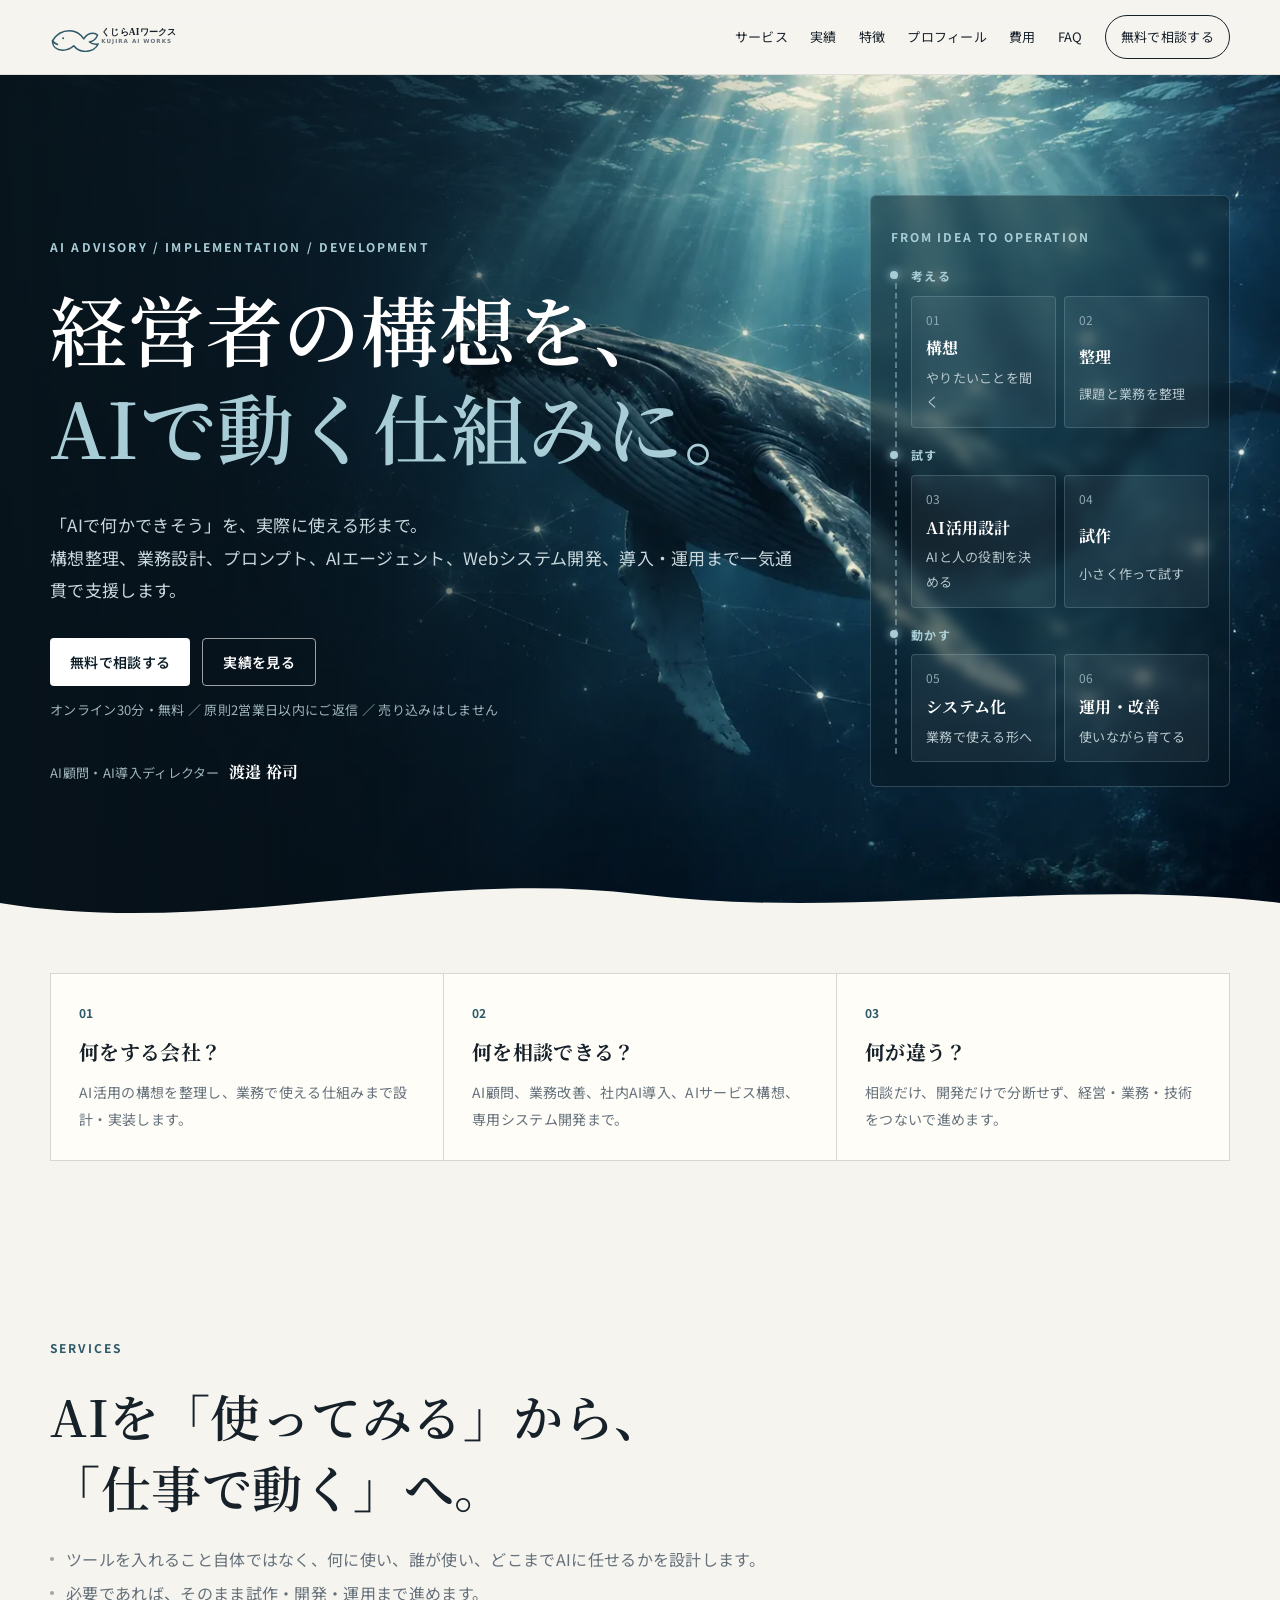
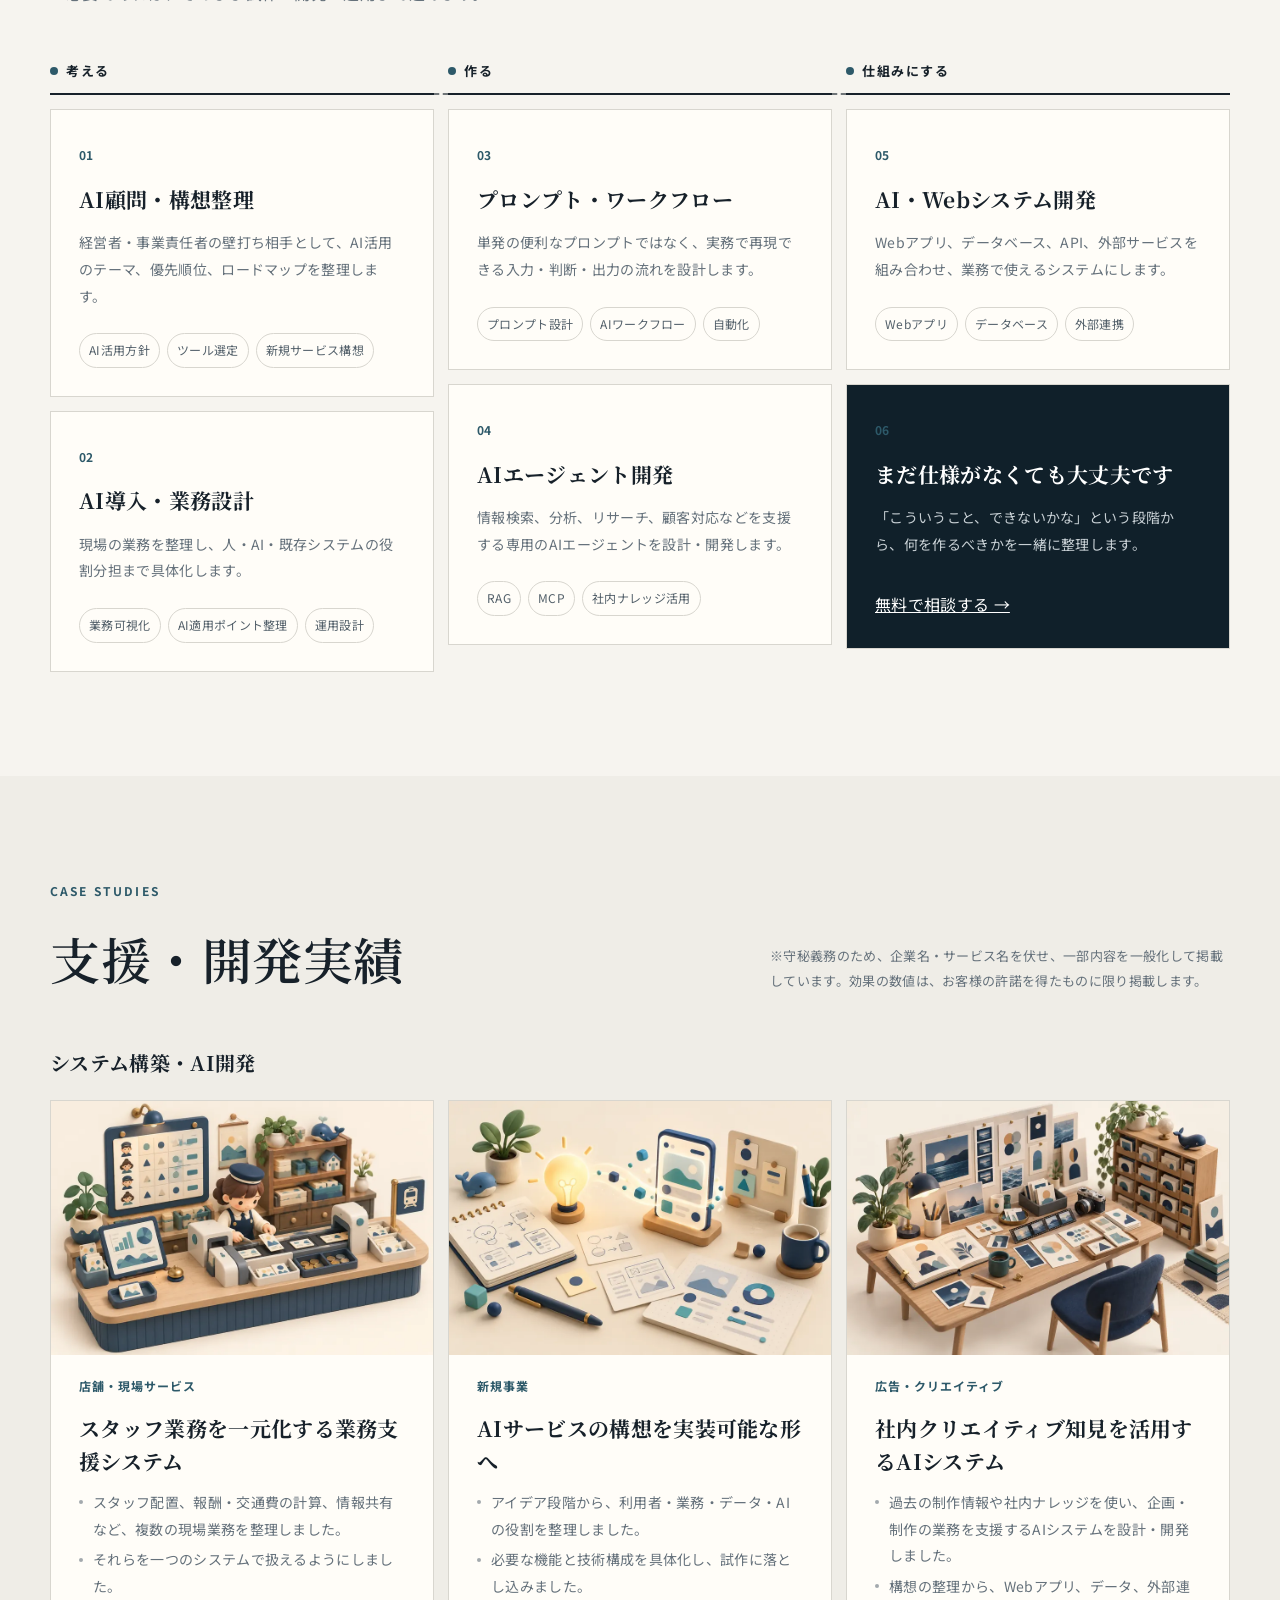
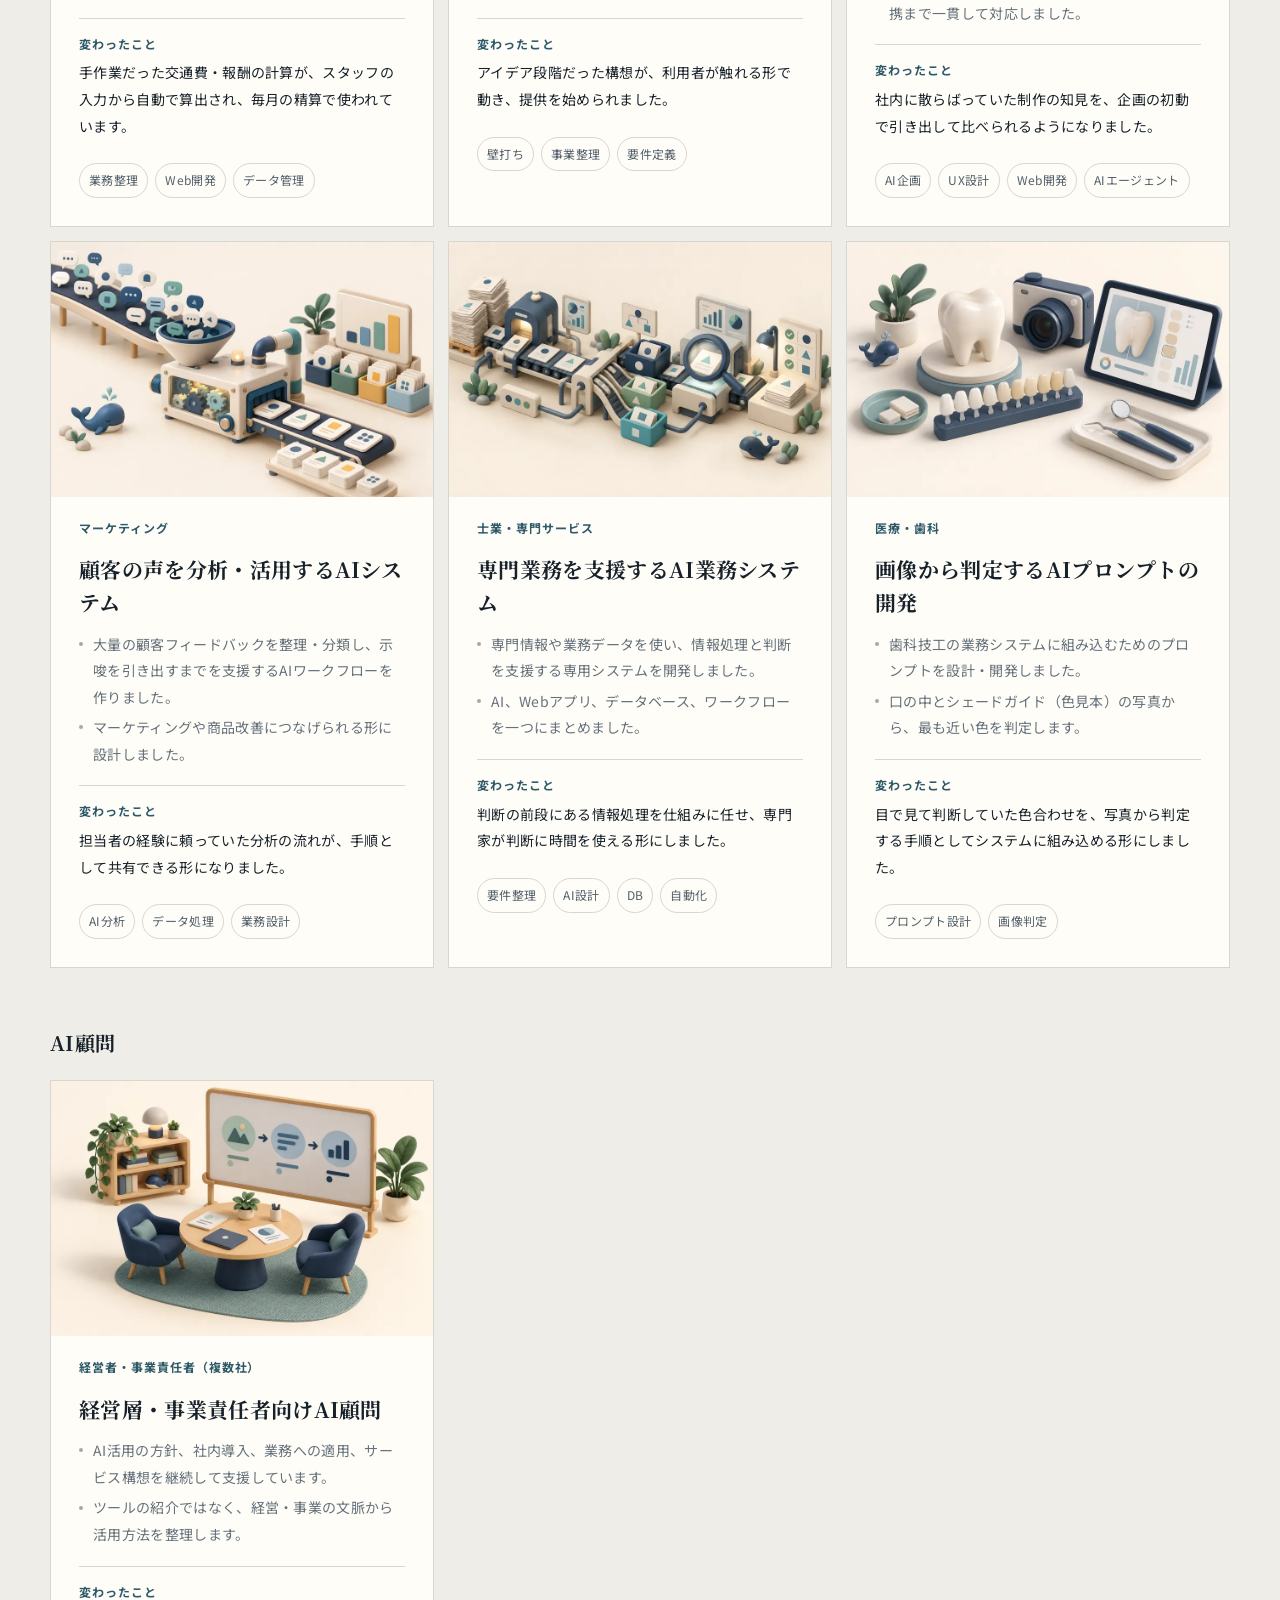
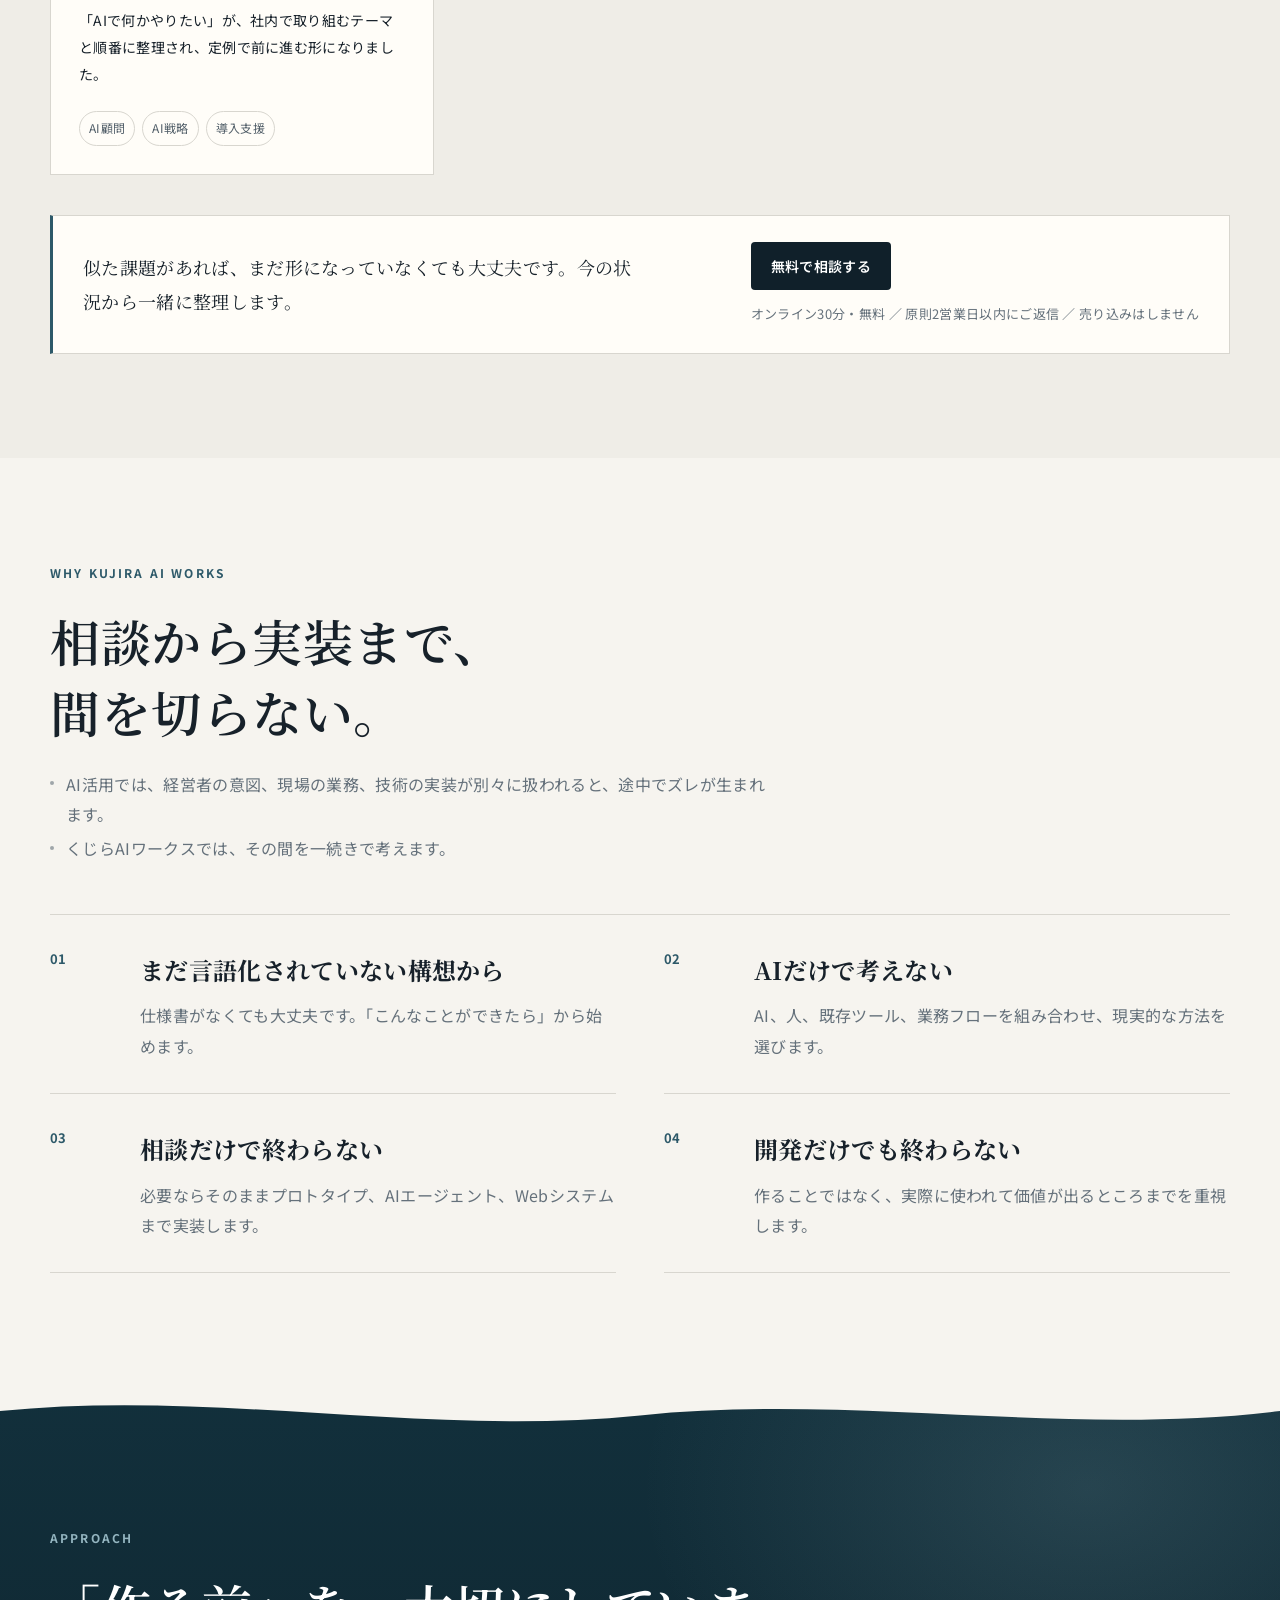
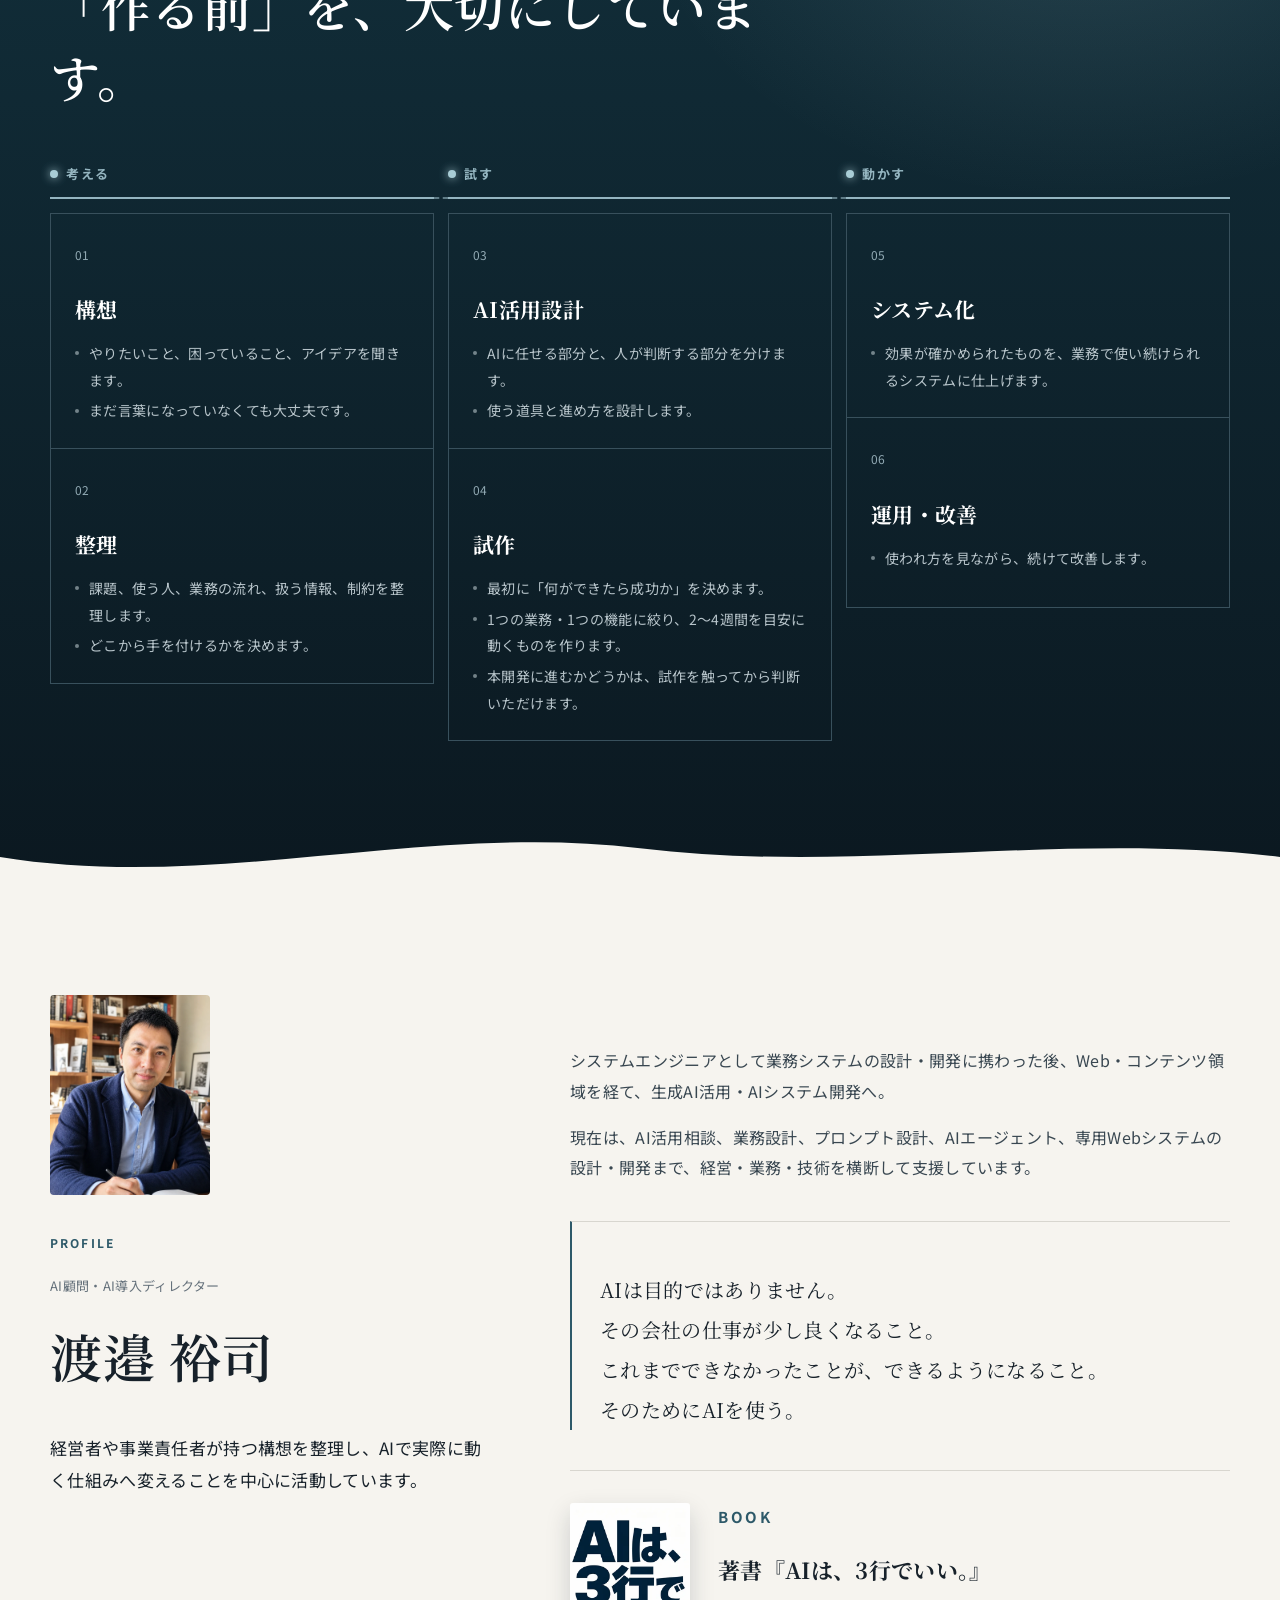
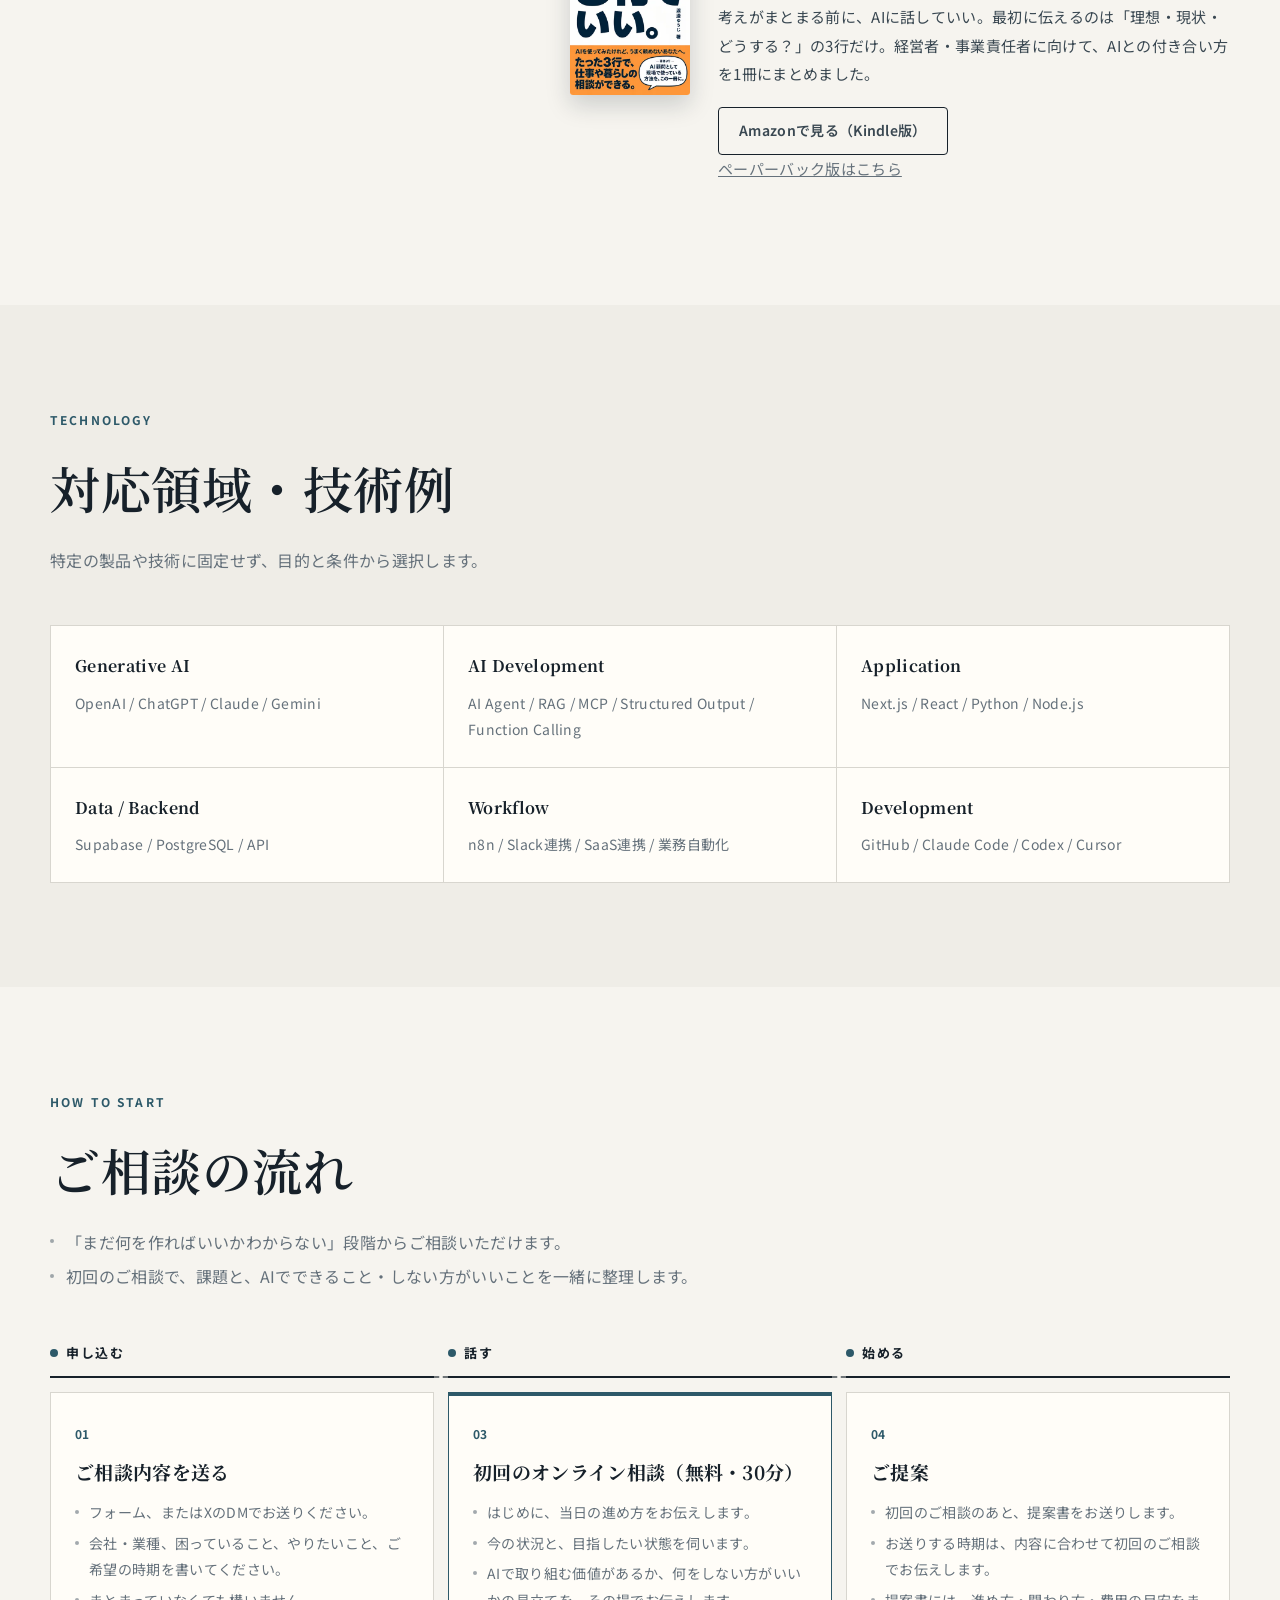
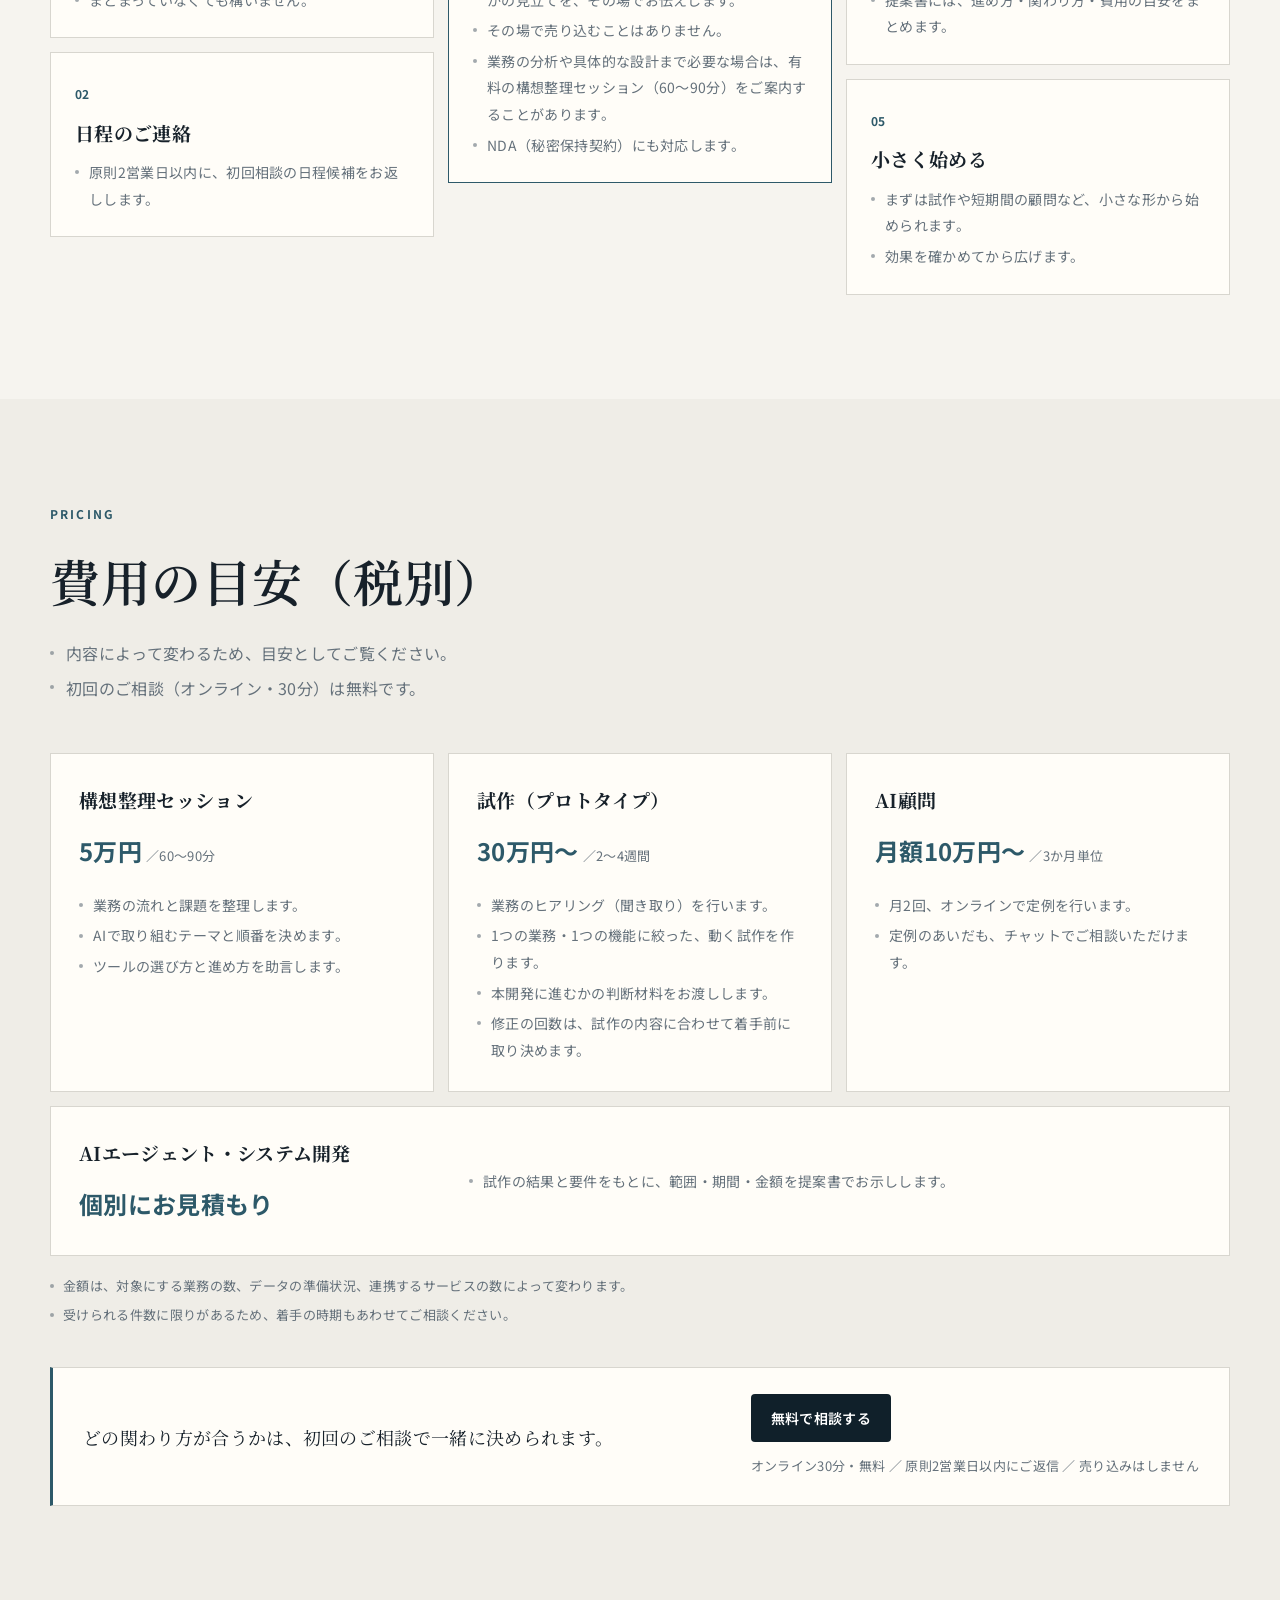
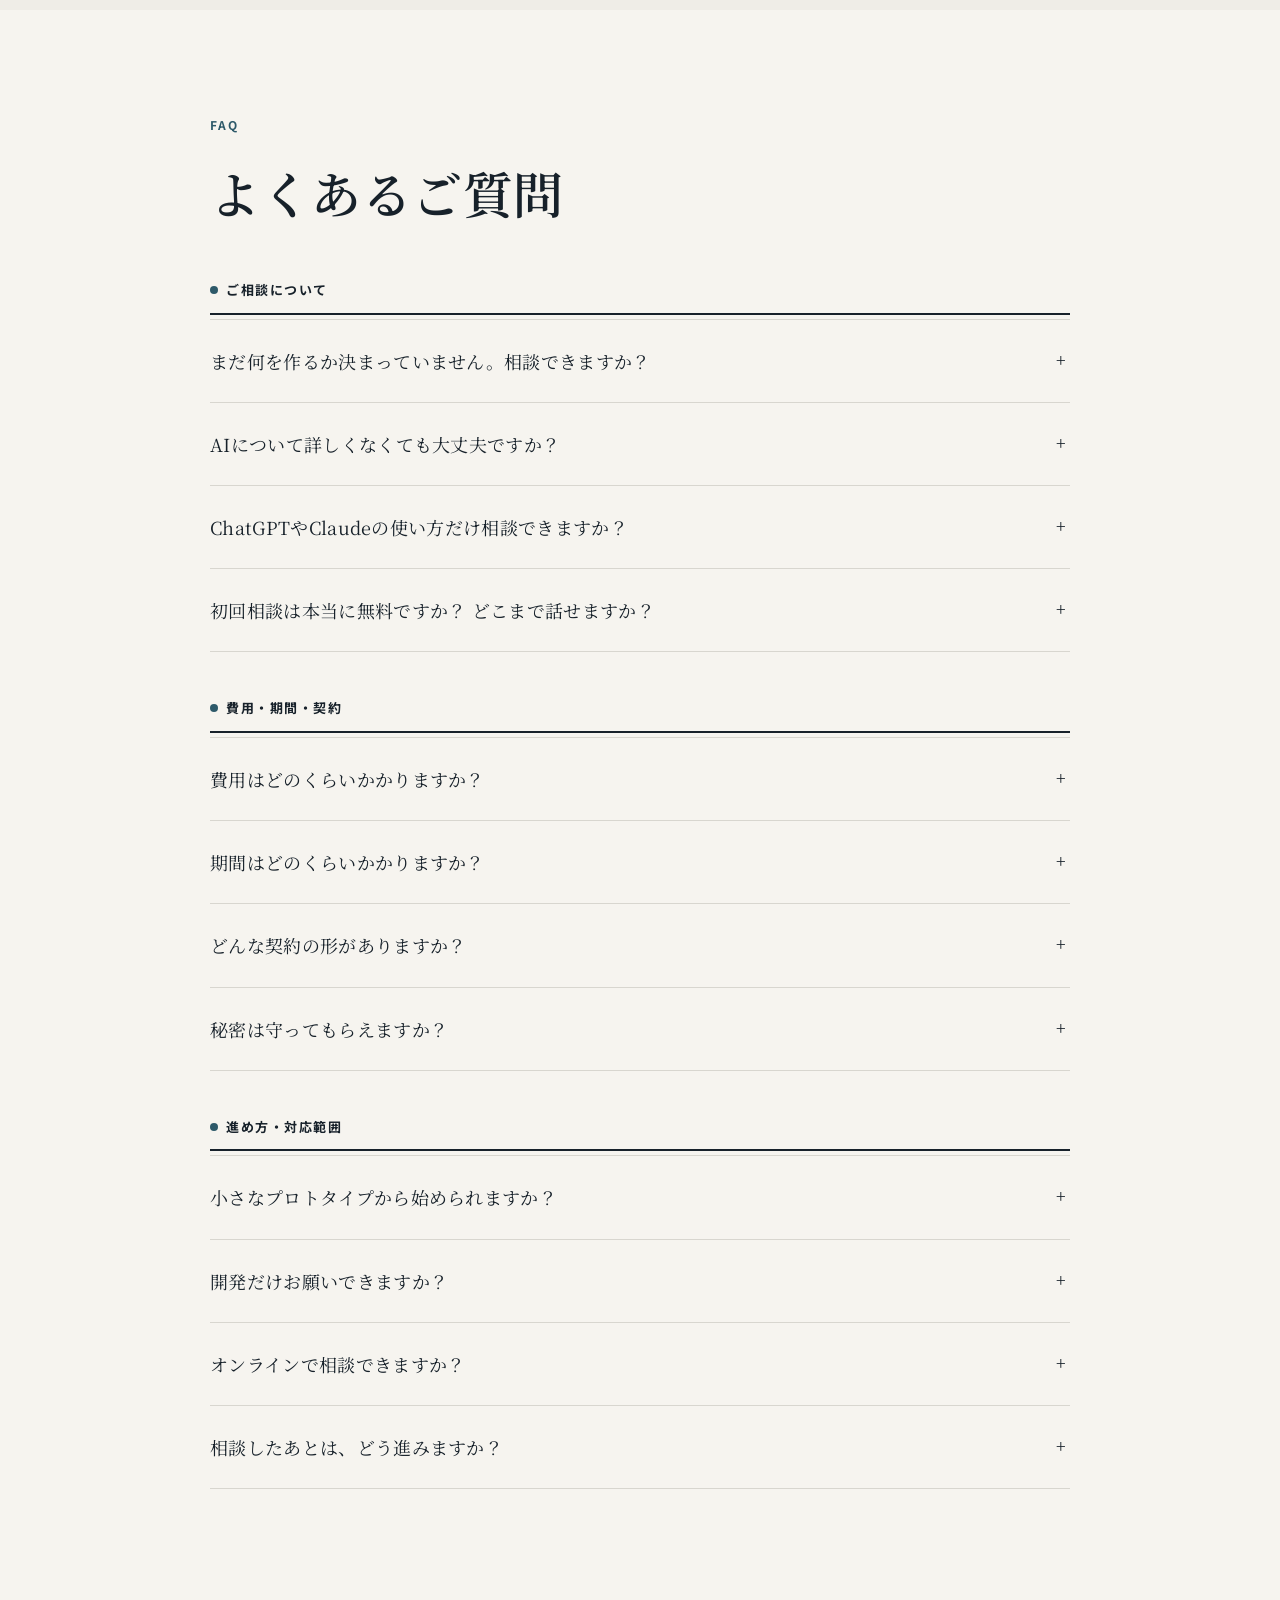
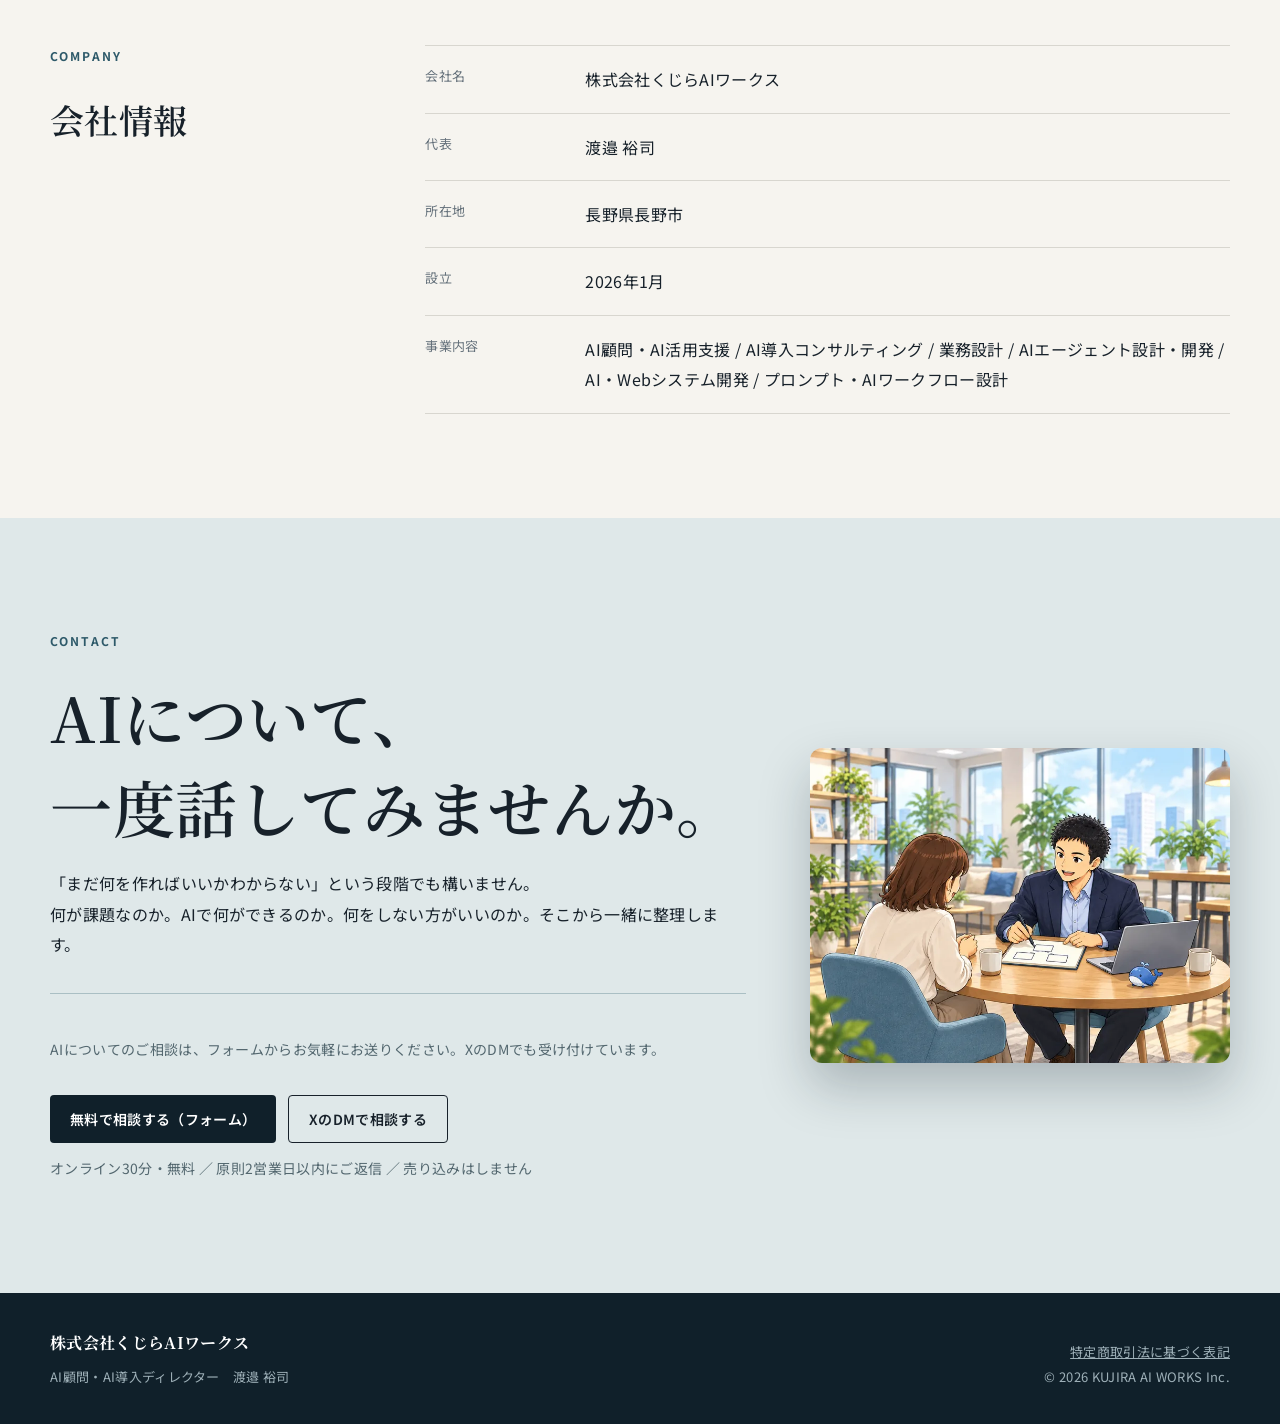
<file: index.html>
<!doctype html>
<html lang="ja">
<head>
  <meta charset="utf-8">
  <meta name="viewport" content="width=device-width, initial-scale=1">
  <title>株式会社くじらAIワークス｜経営者の構想を、AIで動く仕組みに。</title>
  <meta name="description" content="株式会社くじらAIワークスは、AI顧問、AI導入・業務設計、AIエージェント、AIシステム開発まで、構想整理から実装・運用まで一気通貫で支援します。">
  <meta name="theme-color" content="#f6f4ef">

  <meta property="og:type" content="website">
  <meta property="og:title" content="株式会社くじらAIワークス">
  <meta property="og:description" content="経営者の構想を、AIで動く仕組みに。AI活用の相談から業務設計・AIエージェント・システム開発まで。">
  <meta property="og:locale" content="ja_JP">
  <meta property="og:url" content="https://kujiraaiworks.com/">
  <meta property="og:site_name" content="株式会社くじらAIワークス">
  <meta property="og:image" content="https://kujiraaiworks.com/images/ogp.jpg">
  <meta property="og:image:width" content="1200">
  <meta property="og:image:height" content="630">
  <meta property="og:image:alt" content="経営者の構想を、AIで動く仕組みに。株式会社くじらAIワークス">
  <meta name="twitter:card" content="summary_large_image">
  <meta name="twitter:site" content="@YuNabe_ai">

  <link rel="icon" href="./favicon.svg" type="image/svg+xml">
  <link rel="stylesheet" href="./style.css?v=20261106">

  <script type="application/ld+json">
  {
    "@context": "https://schema.org",
    "@type": "ProfessionalService",
    "name": "株式会社くじらAIワークス",
    "url": "https://kujiraaiworks.com/",
    "image": "https://kujiraaiworks.com/images/ogp.jpg",
    "description": "AI顧問、AI導入・業務設計、AIエージェント、AIシステム開発を支援する会社",
    "foundingDate": "2026-01",
    "address": {
      "@type": "PostalAddress",
      "addressRegion": "長野県",
      "addressLocality": "長野市",
      "addressCountry": "JP"
    },
    "founder": {
      "@type": "Person",
      "name": "渡邉 裕司",
      "jobTitle": "AI顧問・AI導入ディレクター"
    },
    "sameAs": ["https://x.com/YuNabe_ai"],
    "areaServed": "JP"
  }
  </script>

  <script type="application/ld+json">
  {
    "@context": "https://schema.org",
    "@type": "FAQPage",
    "mainEntity": [
      {"@type": "Question", "name": "まだ何を作るか決まっていません。相談できますか？", "acceptedAnswer": {"@type": "Answer", "text": "はい。むしろ「何を作るべきか」「そもそも作る必要があるか」を整理するところから対応しています。"}},
      {"@type": "Question", "name": "AIについて詳しくなくても大丈夫ですか？", "acceptedAnswer": {"@type": "Answer", "text": "問題ありません。専門用語を前提にせず、目的や業務から整理します。"}},
      {"@type": "Question", "name": "ChatGPTやClaudeの使い方だけ相談できますか？", "acceptedAnswer": {"@type": "Answer", "text": "可能です。個人利用から、チーム・組織での業務活用まで対応します。"}},
      {"@type": "Question", "name": "小さなプロトタイプから始められますか？", "acceptedAnswer": {"@type": "Answer", "text": "はい。最初から大規模開発するのではなく、小さく検証してから広げる進め方を重視しています。試作は2〜4週間が目安で、本開発に進むかはその結果を見て決めていただけます。"}},
      {"@type": "Question", "name": "開発だけお願いできますか？", "acceptedAnswer": {"@type": "Answer", "text": "内容によって対応可能です。ただし、実際の利用目的や業務を理解した上で設計することを大切にしています。"}},
      {"@type": "Question", "name": "オンラインで相談できますか？", "acceptedAnswer": {"@type": "Answer", "text": "はい。打ち合わせ・支援ともにオンラインで対応できます。"}},
      {"@type": "Question", "name": "初回相談は本当に無料ですか？ どこまで話せますか？", "acceptedAnswer": {"@type": "Answer", "text": "無料です（オンライン・30分）。課題の整理と、AIで取り組む価値があるかの見立てまでお伝えします。業務の分析や具体的な設計が必要な場合は、有料の構想整理セッション（5万円・税別・60〜90分）をご案内します。"}},
      {"@type": "Question", "name": "費用はどのくらいかかりますか？", "acceptedAnswer": {"@type": "Answer", "text": "関わり方ごとの目安を「費用の目安」に載せています。内容によって変わるため、初回のご相談のあとに正式なお見積もりをお出しします。"}},
      {"@type": "Question", "name": "期間はどのくらいかかりますか？", "acceptedAnswer": {"@type": "Answer", "text": "内容によって変わります。ご提案までの期間は、初回のご相談で目安をお伝えします。小さな試作は2〜4週間が目安です。まず小さく試してから広げる進め方をおすすめしています。"}},
      {"@type": "Question", "name": "どんな契約の形がありますか？", "acceptedAnswer": {"@type": "Answer", "text": "構想整理セッション、試作、月ごとのAI顧問、システム開発の形があります。組み合わせることもできます。"}},
      {"@type": "Question", "name": "相談したあとは、どう進みますか？", "acceptedAnswer": {"@type": "Answer", "text": "「ご相談の流れ」のとおり、日程のご連絡、初回のオンライン相談、ご提案の順に進みます。ご提案を見てから、進めるかどうかをお決めください。"}},
      {"@type": "Question", "name": "秘密は守ってもらえますか？", "acceptedAnswer": {"@type": "Answer", "text": "ご相談の内容は外部に出しません。NDA（秘密保持契約）にも対応します。"}}
    ]
  }
  </script>
<script data-goatcounter="https://kujiraaiworks.goatcounter.com/count" async src="//gc.zgo.at/count.js"></script>
</head>

<body>
  <svg class="icon-sprite" aria-hidden="true" style="display:none">
    <symbol id="i-store" viewBox="0 0 24 24"><path d="M3 9l1.5-5h15L21 9M3 9h18M3 9c0 1.7 1.3 3 3 3s3-1.3 3-3c0 1.7 1.3 3 3 3s3-1.3 3-3c0 1.7 1.3 3 3 3s3-1.3 3-3M5 12v8h14v-8M10 20v-5h4v5"/></symbol>
    <symbol id="i-idea" viewBox="0 0 24 24"><path d="M9 18h6M10 21h4M12 3a6 6 0 0 0-3.5 10.9c.6.5 1 1.2 1 2V16h5v-.1c0-.8.4-1.5 1-2A6 6 0 0 0 12 3z"/></symbol>
    <symbol id="i-creative" viewBox="0 0 24 24"><path d="M3 5h12v10H3zM7 19h12V9M6 12l3-3 3 3 2-2"/></symbol>
    <symbol id="i-voice" viewBox="0 0 24 24"><path d="M3 5h11v7H8l-3 3v-3H3zM10 15v1h6l3 3v-3h2V9h-4"/></symbol>
    <symbol id="i-doc" viewBox="0 0 24 24"><path d="M6 3h9l4 4v14H6zM14 3v5h5M9 13l2 2 4-4"/></symbol>
    <symbol id="i-tooth" viewBox="0 0 24 24"><path d="M7 3c-2.5 0-4 2-3.5 5 .4 2.3 1.4 3.6 1.9 6 .5 2.5.8 7 2.6 7 1.6 0 1.5-4.5 4-4.5s2.4 4.5 4 4.5c1.8 0 2.1-4.5 2.6-7 .5-2.4 1.5-3.7 1.9-6 .5-3-1-5-3.5-5-2 0-3 1-5 1s-3-1-5-1z"/></symbol>
    <symbol id="i-compass" viewBox="0 0 24 24"><circle cx="12" cy="12" r="9"/><path d="M15.5 8.5l-2 5-5 2 2-5z"/></symbol>
  </svg>
  <a class="skip-link" href="#main">本文へ移動</a>

  <header class="site-header" id="top">
    <div class="container header-inner">
      <a class="brand" href="#top" aria-label="株式会社くじらAIワークス トップへ">
        <img class="brand-logo" src="./images/logo.svg" alt="" width="150" height="30">
        <span class="sr-only">株式会社くじらAIワークス</span>
      </a>

      <button class="menu-button" type="button" aria-expanded="false" aria-controls="global-nav">
        <span></span><span></span>
        <span class="sr-only">メニューを開く</span>
      </button>

      <nav class="global-nav" id="global-nav" aria-label="グローバルナビゲーション">
        <a href="#services">サービス</a>
        <a href="#cases">実績</a>
        <a href="#strengths">特徴</a>
        <a href="#profile">プロフィール</a>
        <a href="#pricing">費用</a>
        <a href="#faq">FAQ</a>
        <a class="nav-cta" href="#contact">無料で相談する</a>
      </nav>
    </div>
  </header>

  <main id="main">
    <section class="hero has-image">
      <div class="hero-visual" aria-hidden="true">
        <span class="ray ray-1"></span><span class="ray ray-2"></span><span class="ray ray-3"></span>
        <svg class="hero-net" viewBox="0 0 600 400" fill="none">
          <g stroke="currentColor" stroke-width="1" opacity=".5"><path d="M60 80 L180 40 L300 110 L430 60 L560 130"/><path d="M180 40 L230 190 L300 110"/><path d="M430 60 L470 220 L560 130"/><path d="M230 190 L360 300 L470 220"/></g>
          <g fill="currentColor"><circle cx="60" cy="80" r="2.5"/><circle cx="180" cy="40" r="3"/><circle cx="300" cy="110" r="2.5"/><circle cx="430" cy="60" r="3"/><circle cx="560" cy="130" r="2.5"/><circle cx="230" cy="190" r="2"/><circle cx="470" cy="220" r="2.5"/><circle cx="360" cy="300" r="3"/></g>
        </svg>
        <svg class="hero-whale" viewBox="0 0 620 240" fill="none">
          <defs><linearGradient id="whaleFill" x1="0" y1="0" x2="0" y2="1"><stop offset="0" stop-color="#5f8f9c" stop-opacity=".55"/><stop offset="1" stop-color="#1d3a47" stop-opacity=".25"/></linearGradient></defs>
          <path d="M30 130 C40 95 110 70 210 68 C320 66 420 92 500 118 L560 92 C576 85 592 92 584 105 L562 128 L590 150 C596 163 579 169 565 161 L500 134 C420 160 320 178 220 174 C120 170 50 160 30 130 Z" fill="url(#whaleFill)" stroke="#a9cdd6" stroke-opacity=".7" stroke-width="1.5"/>
          <path d="M190 162 C205 198 245 220 282 216 C266 198 244 178 222 168" fill="url(#whaleFill)" stroke="#a9cdd6" stroke-opacity=".7" stroke-width="1.5"/>
          <g stroke="#a9cdd6" stroke-opacity=".45" stroke-width="1"><path d="M52 146 C120 160 200 166 290 160"/><path d="M62 154 C130 167 205 172 280 168"/><path d="M78 161 C140 172 200 176 260 174"/></g>
          <circle cx="92" cy="122" r="3" fill="#d8ecf0"/>
        </svg>
        <span class="bubble b1"></span><span class="bubble b2"></span><span class="bubble b3"></span><span class="bubble b4"></span>
      </div>
      <div class="container hero-grid">
        <div class="hero-copy">
          <p class="eyebrow">AI ADVISORY / IMPLEMENTATION / DEVELOPMENT</p>
          <h1>経営者の構想を、<br><em>AIで動く仕組みに。</em></h1>
          <p class="hero-lead">
            「AIで何かできそう」を、実際に使える形まで。<br>
            構想整理、業務設計、プロンプト、AIエージェント、Webシステム開発、導入・運用まで一気通貫で支援します。
          </p>
          <div class="hero-actions">
            <a class="button button-primary" href="#contact">無料で相談する</a>
            <a class="button button-ghost" href="#cases">実績を見る</a>
          </div>
          <p class="cta-note">オンライン30分・無料 ／ 原則2営業日以内にご返信 ／ 売り込みはしません</p>
          <p class="hero-person">AI顧問・AI導入ディレクター <strong>渡邉 裕司</strong></p>
        </div>

        <aside class="hero-panel" aria-label="くじらAIワークスの支援範囲">
          <p class="panel-label">FROM IDEA TO OPERATION</p>
          <div class="flow">
            <div class="flow-group">
              <p class="flow-label">考える</p>
              <div><span>01</span><strong>構想</strong><small>やりたいことを聞く</small></div>
              <div><span>02</span><strong>整理</strong><small>課題と業務を整理</small></div>
            </div>
            <div class="flow-group">
              <p class="flow-label">試す</p>
              <div><span>03</span><strong>AI活用設計</strong><small>AIと人の役割を決める</small></div>
              <div><span>04</span><strong>試作</strong><small>小さく作って試す</small></div>
            </div>
            <div class="flow-group">
              <p class="flow-label">動かす</p>
              <div><span>05</span><strong>システム化</strong><small>業務で使える形へ</small></div>
              <div><span>06</span><strong>運用・改善</strong><small>使いながら育てる</small></div>
            </div>
          </div>
        </aside>
      </div>
      <svg class="wave wave-bottom" viewBox="0 0 1440 80" preserveAspectRatio="none" aria-hidden="true"><path d="M0 40 C240 80 480 0 720 30 C960 60 1200 10 1440 40 L1440 80 L0 80 Z"/></svg>
    </section>

    <section class="quick-understanding section-tight">
      <div class="container">
        <div class="three-cards">
          <article>
            <p class="card-no">01</p>
            <h2>何をする会社？</h2>
            <p>AI活用の構想を整理し、業務で使える仕組みまで設計・実装します。</p>
          </article>
          <article>
            <p class="card-no">02</p>
            <h2>何を相談できる？</h2>
            <p>AI顧問、業務改善、社内AI導入、AIサービス構想、専用システム開発まで。</p>
          </article>
          <article>
            <p class="card-no">03</p>
            <h2>何が違う？</h2>
            <p>相談だけ、開発だけで分断せず、経営・業務・技術をつないで進めます。</p>
          </article>
        </div>
      </div>
    </section>

    <section class="section" id="services">
      <div class="container">
        <div class="section-heading">
          <p class="eyebrow">SERVICES</p>
          <h2>AIを「使ってみる」から、<br>「仕事で動く」へ。</h2>
          <ul class="bullets">
            <li>ツールを入れること自体ではなく、何に使い、誰が使い、どこまでAIに任せるかを設計します。</li>
            <li>必要であれば、そのまま試作・開発・運用まで進めます。</li>
          </ul>
        </div>

        <div class="cat-grid">
          <div class="cat-col">
            <p class="cat-label">考える</p>
            <article class="service-card">
              <span>01</span>
              <h3>AI顧問・構想整理</h3>
              <p>経営者・事業責任者の壁打ち相手として、AI活用のテーマ、優先順位、ロードマップを整理します。</p>
              <ul><li>AI活用方針</li><li>ツール選定</li><li>新規サービス構想</li></ul>
            </article>
            <article class="service-card">
              <span>02</span>
              <h3>AI導入・業務設計</h3>
              <p>現場の業務を整理し、人・AI・既存システムの役割分担まで具体化します。</p>
              <ul><li>業務可視化</li><li>AI適用ポイント整理</li><li>運用設計</li></ul>
            </article>
          </div>
          <div class="cat-col">
            <p class="cat-label">作る</p>
            <article class="service-card">
              <span>03</span>
              <h3>プロンプト・ワークフロー</h3>
              <p>単発の便利なプロンプトではなく、実務で再現できる入力・判断・出力の流れを設計します。</p>
              <ul><li>プロンプト設計</li><li>AIワークフロー</li><li>自動化</li></ul>
            </article>
            <article class="service-card">
              <span>04</span>
              <h3>AIエージェント開発</h3>
              <p>情報検索、分析、リサーチ、顧客対応などを支援する専用のAIエージェントを設計・開発します。</p>
              <ul><li>RAG</li><li>MCP</li><li>社内ナレッジ活用</li></ul>
            </article>
          </div>
          <div class="cat-col">
            <p class="cat-label">仕組みにする</p>
            <article class="service-card">
              <span>05</span>
              <h3>AI・Webシステム開発</h3>
              <p>Webアプリ、データベース、API、外部サービスを組み合わせ、業務で使えるシステムにします。</p>
              <ul><li>Webアプリ</li><li>データベース</li><li>外部連携</li></ul>
            </article>
            <article class="service-card service-card-accent">
              <span>06</span>
              <h3>まだ仕様がなくても大丈夫です</h3>
              <p>「こういうこと、できないかな」という段階から、何を作るべきかを一緒に整理します。</p>
              <a href="#contact">無料で相談する →</a>
            </article>
          </div>
        </div>
      </div>
    </section>

    <section class="section section-muted" id="cases">
      <div class="container">
        <div class="section-heading split-heading">
          <div>
            <p class="eyebrow">CASE STUDIES</p>
            <h2>支援・開発実績</h2>
          </div>
          <p class="note">※守秘義務のため、企業名・サービス名を伏せ、一部内容を一般化して掲載しています。効果の数値は、お客様の許諾を得たものに限り掲載します。</p>
        </div>

        <h3 class="case-group-heading">システム構築・AI開発</h3>
        <div class="case-grid">
          <article class="case-card">
            <img class="case-thumb" src="./images/case-store.webp" alt="店舗のカウンターで、シフト表と精算が自動で整理されるイメージ" width="900" height="600" loading="lazy">
            <svg class="case-icon" aria-hidden="true"><use href="#i-store"/></svg>
            <p class="case-category">店舗・現場サービス</p>
            <h3>スタッフ業務を一元化する業務支援システム</h3>
            <ul class="bullets"><li>スタッフ配置、報酬・交通費の計算、情報共有など、複数の現場業務を整理しました。</li><li>それらを一つのシステムで扱えるようにしました。</li></ul>
            <p class="case-result"><strong>変わったこと</strong>手作業だった交通費・報酬の計算が、スタッフの入力から自動で算出され、毎月の精算で使われています。</p>
            <div class="tags"><span>業務整理</span><span>Web開発</span><span>データ管理</span></div>
          </article>

          <article class="case-card">
            <img class="case-thumb" src="./images/case-newbiz.webp" alt="アイデアの電球が、動くアプリの画面に変わるイメージ" width="900" height="600" loading="lazy">
            <svg class="case-icon" aria-hidden="true"><use href="#i-idea"/></svg>
            <p class="case-category">新規事業</p>
            <h3>AIサービスの構想を実装可能な形へ</h3>
            <ul class="bullets"><li>アイデア段階から、利用者・業務・データ・AIの役割を整理しました。</li><li>必要な機能と技術構成を具体化し、試作に落とし込みました。</li></ul>
            <p class="case-result"><strong>変わったこと</strong>アイデア段階だった構想が、利用者が触れる形で動き、提供を始められました。</p>
            <div class="tags"><span>壁打ち</span><span>事業整理</span><span>要件定義</span></div>
          </article>

          <article class="case-card">
            <img class="case-thumb" src="./images/case-creative.webp" alt="過去の制作物や資料が並ぶ、制作スタジオの机のイメージ" width="900" height="600" loading="lazy">
            <svg class="case-icon" aria-hidden="true"><use href="#i-creative"/></svg>
            <p class="case-category">広告・クリエイティブ</p>
            <h3>社内クリエイティブ知見を活用するAIシステム</h3>
            <ul class="bullets"><li>過去の制作情報や社内ナレッジを使い、企画・制作の業務を支援するAIシステムを設計・開発しました。</li><li>構想の整理から、Webアプリ、データ、外部連携まで一貫して対応しました。</li></ul>
            <p class="case-result"><strong>変わったこと</strong>社内に散らばっていた制作の知見を、企画の初動で引き出して比べられるようになりました。</p>
            <div class="tags"><span>AI企画</span><span>UX設計</span><span>Web開発</span><span>AIエージェント</span></div>
          </article>

          <article class="case-card">
            <img class="case-thumb" src="./images/case-marketing.webp" alt="たくさんの吹き出しが整理され、カードとグラフになるイメージ" width="900" height="600" loading="lazy">
            <svg class="case-icon" aria-hidden="true"><use href="#i-voice"/></svg>
            <p class="case-category">マーケティング</p>
            <h3>顧客の声を分析・活用するAIシステム</h3>
            <ul class="bullets"><li>大量の顧客フィードバックを整理・分類し、示唆を引き出すまでを支援するAIワークフローを作りました。</li><li>マーケティングや商品改善につなげられる形に設計しました。</li></ul>
            <p class="case-result"><strong>変わったこと</strong>担当者の経験に頼っていた分析の流れが、手順として共有できる形になりました。</p>
            <div class="tags"><span>AI分析</span><span>データ処理</span><span>業務設計</span></div>
          </article>

          <article class="case-card">
            <img class="case-thumb" src="./images/case-pro.webp" alt="書類が仕組みで整理され、チェックリストにまとまるイメージ" width="900" height="600" loading="lazy">
            <svg class="case-icon" aria-hidden="true"><use href="#i-doc"/></svg>
            <p class="case-category">士業・専門サービス</p>
            <h3>専門業務を支援するAI業務システム</h3>
            <ul class="bullets"><li>専門情報や業務データを使い、情報処理と判断を支援する専用システムを開発しました。</li><li>AI、Webアプリ、データベース、ワークフローを一つにまとめました。</li></ul>
            <p class="case-result"><strong>変わったこと</strong>判断の前段にある情報処理を仕組みに任せ、専門家が判断に時間を使える形にしました。</p>
            <div class="tags"><span>要件整理</span><span>AI設計</span><span>DB</span><span>自動化</span></div>
          </article>

          <article class="case-card">
            <img class="case-thumb" src="./images/case-dental.webp" alt="歯の模型と色見本、カメラ、色を比べるタブレットのイメージ" width="900" height="600" loading="lazy">
            <svg class="case-icon" aria-hidden="true"><use href="#i-tooth"/></svg>
            <p class="case-category">医療・歯科</p>
            <h3>画像から判定するAIプロンプトの開発</h3>
            <ul class="bullets"><li>歯科技工の業務システムに組み込むためのプロンプトを設計・開発しました。</li><li>口の中とシェードガイド（色見本）の写真から、最も近い色を判定します。</li></ul>
            <p class="case-result"><strong>変わったこと</strong>目で見て判断していた色合わせを、写真から判定する手順としてシステムに組み込める形にしました。</p>
            <div class="tags"><span>プロンプト設計</span><span>画像判定</span></div>
          </article>
        </div>

        <h3 class="case-group-heading">AI顧問</h3>
        <div class="case-grid case-grid-single">
          <article class="case-card">
            <img class="case-thumb" src="./images/case-advisor.webp" alt="打ち合わせ机と、3段階のロードマップを描いたボードのイメージ" width="900" height="600" loading="lazy">
            <svg class="case-icon" aria-hidden="true"><use href="#i-compass"/></svg>
            <p class="case-category">経営者・事業責任者（複数社）</p>
            <h3>経営層・事業責任者向けAI顧問</h3>
            <ul class="bullets"><li>AI活用の方針、社内導入、業務への適用、サービス構想を継続して支援しています。</li><li>ツールの紹介ではなく、経営・事業の文脈から活用方法を整理します。</li></ul>
            <p class="case-result"><strong>変わったこと</strong>「AIで何かやりたい」が、社内で取り組むテーマと順番に整理され、定例で前に進む形になりました。</p>
            <div class="tags"><span>AI顧問</span><span>AI戦略</span><span>導入支援</span></div>
          </article>
        </div>
        <div class="inline-cta">
          <p>似た課題があれば、まだ形になっていなくても大丈夫です。今の状況から一緒に整理します。</p>
          <div>
            <a class="button button-primary" href="#contact">無料で相談する</a>
            <p class="cta-note">オンライン30分・無料 ／ 原則2営業日以内にご返信 ／ 売り込みはしません</p>
          </div>
        </div>
      </div>
    </section>

    <section class="section" id="strengths">
      <div class="container">
        <div class="section-heading">
          <p class="eyebrow">WHY KUJIRA AI WORKS</p>
          <h2>相談から実装まで、<br>間を切らない。</h2>
          <ul class="bullets">
            <li>AI活用では、経営者の意図、現場の業務、技術の実装が別々に扱われると、途中でズレが生まれます。</li>
            <li>くじらAIワークスでは、その間を一続きで考えます。</li>
          </ul>
        </div>

        <div class="strength-list strength-grid">
          <article><span>01</span><div><h3>まだ言語化されていない構想から</h3><p>仕様書がなくても大丈夫です。「こんなことができたら」から始めます。</p></div></article>
          <article><span>02</span><div><h3>AIだけで考えない</h3><p>AI、人、既存ツール、業務フローを組み合わせ、現実的な方法を選びます。</p></div></article>
          <article><span>03</span><div><h3>相談だけで終わらない</h3><p>必要ならそのままプロトタイプ、AIエージェント、Webシステムまで実装します。</p></div></article>
          <article><span>04</span><div><h3>開発だけでも終わらない</h3><p>作ることではなく、実際に使われて価値が出るところまでを重視します。</p></div></article>
        </div>
      </div>
    </section>

    <section class="section section-dark">
      <svg class="wave wave-top" viewBox="0 0 1440 80" preserveAspectRatio="none" aria-hidden="true"><path d="M0 0 L1440 0 L1440 40 C1200 70 960 20 720 45 C480 70 240 15 0 40 Z"/></svg>
      <div class="container">
        <div class="section-heading light">
          <p class="eyebrow">APPROACH</p>
          <h2>「作る前」を、大切にしています。</h2>
        </div>

        <div class="process-grid">
          <div class="process-col">
            <p class="cat-label">考える</p>
            <ol class="process">
              <li><span>01</span><div><strong>構想</strong><ul class="bullets"><li>やりたいこと、困っていること、アイデアを聞きます。</li><li>まだ言葉になっていなくても大丈夫です。</li></ul></div></li>
              <li><span>02</span><div><strong>整理</strong><ul class="bullets"><li>課題、使う人、業務の流れ、扱う情報、制約を整理します。</li><li>どこから手を付けるかを決めます。</li></ul></div></li>
            </ol>
          </div>
          <div class="process-col">
            <p class="cat-label">試す</p>
            <ol class="process">
              <li><span>03</span><div><strong>AI活用設計</strong><ul class="bullets"><li>AIに任せる部分と、人が判断する部分を分けます。</li><li>使う道具と進め方を設計します。</li></ul></div></li>
              <li><span>04</span><div><strong>試作</strong><ul class="bullets"><li>最初に「何ができたら成功か」を決めます。</li><li>1つの業務・1つの機能に絞り、2〜4週間を目安に動くものを作ります。</li><li>本開発に進むかどうかは、試作を触ってから判断いただけます。</li></ul></div></li>
            </ol>
          </div>
          <div class="process-col">
            <p class="cat-label">動かす</p>
            <ol class="process">
              <li><span>05</span><div><strong>システム化</strong><ul class="bullets"><li>効果が確かめられたものを、業務で使い続けられるシステムに仕上げます。</li></ul></div></li>
              <li><span>06</span><div><strong>運用・改善</strong><ul class="bullets"><li>使われ方を見ながら、続けて改善します。</li></ul></div></li>
            </ol>
          </div>
        </div>
      </div>
      <svg class="wave wave-bottom wave-light" viewBox="0 0 1440 80" preserveAspectRatio="none" aria-hidden="true"><path d="M0 40 C240 80 480 0 720 30 C960 60 1200 10 1440 40 L1440 80 L0 80 Z"/></svg>
    </section>

    <section class="section" id="profile">
      <div class="container profile-grid">
        <div class="profile-intro">
          <img class="profile-photo" src="./images/yuji.webp" alt="渡邉 裕司" width="320" height="400">
          <p class="eyebrow">PROFILE</p>
          <p class="profile-role">AI顧問・AI導入ディレクター</p>
          <h2>渡邉 裕司</h2>
          <p class="profile-lead">
            経営者や事業責任者が持つ構想を整理し、AIで実際に動く仕組みへ変えることを中心に活動しています。
          </p>
        </div>

        <div class="profile-body">
          <p>
            システムエンジニアとして業務システムの設計・開発に携わった後、Web・コンテンツ領域を経て、生成AI活用・AIシステム開発へ。
          </p>
          <p>
            現在は、AI活用相談、業務設計、プロンプト設計、AIエージェント、専用Webシステムの設計・開発まで、経営・業務・技術を横断して支援しています。
          </p>

          <blockquote>
            <p>AIは目的ではありません。<br>その会社の仕事が少し良くなること。<br>これまでできなかったことが、できるようになること。<br>そのためにAIを使う。</p>
          </blockquote>

          <div class="profile-book" id="book">
            <a class="profile-book-cover" href="https://amzn.asia/d/0crxcLc5" target="_blank" rel="noopener">
              <img src="./images/book-aiwa3gyo.webp" alt="著書『AIは、3行でいい。』の表紙" width="400" height="640" loading="lazy">
            </a>
            <div class="profile-book-body">
              <p class="eyebrow">BOOK</p>
              <h3>著書『AIは、3行でいい。』</h3>
              <p>考えがまとまる前に、AIに話していい。最初に伝えるのは「理想・現状・どうする？」の3行だけ。経営者・事業責任者に向けて、AIとの付き合い方を1冊にまとめました。</p>
              <a class="button button-ghost" href="https://amzn.asia/d/0crxcLc5" target="_blank" rel="noopener">Amazonで見る（Kindle版）</a>
              <p class="cta-note"><a href="https://amzn.asia/d/0fWflK7Q" target="_blank" rel="noopener">ペーパーバック版はこちら</a></p>
            </div>
          </div>
        </div>
      </div>
    </section>

    <section class="section section-muted">
      <div class="container">
        <div class="section-heading">
          <p class="eyebrow">TECHNOLOGY</p>
          <h2>対応領域・技術例</h2>
          <p>特定の製品や技術に固定せず、目的と条件から選択します。</p>
        </div>

        <div class="tech-groups">
          <div><strong>Generative AI</strong><p>OpenAI / ChatGPT / Claude / Gemini</p></div>
          <div><strong>AI Development</strong><p>AI Agent / RAG / MCP / Structured Output / Function Calling</p></div>
          <div><strong>Application</strong><p>Next.js / React / Python / Node.js</p></div>
          <div><strong>Data / Backend</strong><p>Supabase / PostgreSQL / API</p></div>
          <div><strong>Workflow</strong><p>n8n / Slack連携 / SaaS連携 / 業務自動化</p></div>
          <div><strong>Development</strong><p>GitHub / Claude Code / Codex / Cursor</p></div>
        </div>
      </div>
    </section>

    <section class="section" id="flow">
      <div class="container">
        <div class="section-heading">
          <p class="eyebrow">HOW TO START</p>
          <h2>ご相談の流れ</h2>
          <ul class="bullets">
            <li>「まだ何を作ればいいかわからない」段階からご相談いただけます。</li>
            <li>初回のご相談で、課題と、AIでできること・しない方がいいことを一緒に整理します。</li>
          </ul>
        </div>

        <div class="cat-grid">
          <div class="cat-col">
            <p class="cat-label">申し込む</p>
            <article class="step-card"><span>01</span><h3>ご相談内容を送る</h3><ul class="bullets"><li>フォーム、またはXのDMでお送りください。</li><li>会社・業種、困っていること、やりたいこと、ご希望の時期を書いてください。</li><li>まとまっていなくても構いません。</li></ul></article>
            <article class="step-card"><span>02</span><h3>日程のご連絡</h3><ul class="bullets"><li>原則2営業日以内に、初回相談の日程候補をお返しします。</li></ul></article>
          </div>
          <div class="cat-col">
            <p class="cat-label">話す</p>
            <article class="step-card step-card-accent"><span>03</span><h3>初回のオンライン相談（無料・30分）</h3><ul class="bullets"><li>はじめに、当日の進め方をお伝えします。</li><li>今の状況と、目指したい状態を伺います。</li><li>AIで取り組む価値があるか、何をしない方がいいかの見立てを、その場でお伝えします。</li><li>その場で売り込むことはありません。</li><li>業務の分析や具体的な設計まで必要な場合は、有料の構想整理セッション（60〜90分）をご案内することがあります。</li><li>NDA（秘密保持契約）にも対応します。</li></ul></article>
          </div>
          <div class="cat-col">
            <p class="cat-label">始める</p>
            <article class="step-card"><span>04</span><h3>ご提案</h3><ul class="bullets"><li>初回のご相談のあと、提案書をお送りします。</li><li>お送りする時期は、内容に合わせて初回のご相談でお伝えします。</li><li>提案書には、進め方・関わり方・費用の目安をまとめます。</li></ul></article>
            <article class="step-card"><span>05</span><h3>小さく始める</h3><ul class="bullets"><li>まずは試作や短期間の顧問など、小さな形から始められます。</li><li>効果を確かめてから広げます。</li></ul></article>
          </div>
        </div>
      </div>
    </section>

    <section class="section section-muted" id="pricing">
      <div class="container">
        <div class="section-heading">
          <p class="eyebrow">PRICING</p>
          <h2>費用の目安（税別）</h2>
          <ul class="bullets">
            <li>内容によって変わるため、目安としてご覧ください。</li>
            <li>初回のご相談（オンライン・30分）は無料です。</li>
          </ul>
        </div>

        <div class="fee-grid">
          <article class="fee-card">
            <h3>構想整理セッション</h3>
            <p class="fee-price">5万円<small>／60〜90分</small></p>
            <ul class="bullets"><li>業務の流れと課題を整理します。</li><li>AIで取り組むテーマと順番を決めます。</li><li>ツールの選び方と進め方を助言します。</li></ul>
          </article>
          <article class="fee-card">
            <h3>試作（プロトタイプ）</h3>
            <p class="fee-price">30万円〜<small>／2〜4週間</small></p>
            <ul class="bullets"><li>業務のヒアリング（聞き取り）を行います。</li><li>1つの業務・1つの機能に絞った、動く試作を作ります。</li><li>本開発に進むかの判断材料をお渡しします。</li><li>修正の回数は、試作の内容に合わせて着手前に取り決めます。</li></ul>
          </article>
          <article class="fee-card">
            <h3>AI顧問</h3>
            <p class="fee-price">月額10万円〜<small>／3か月単位</small></p>
            <ul class="bullets"><li>月2回、オンラインで定例を行います。</li><li>定例のあいだも、チャットでご相談いただけます。</li></ul>
          </article>
          <article class="fee-card fee-card-wide">
            <div>
              <h3>AIエージェント・システム開発</h3>
              <p class="fee-price">個別にお見積もり</p>
            </div>
            <ul class="bullets"><li>試作の結果と要件をもとに、範囲・期間・金額を提案書でお示しします。</li></ul>
          </article>
        </div>
        <ul class="bullets fee-note">
          <li>金額は、対象にする業務の数、データの準備状況、連携するサービスの数によって変わります。</li>
          <li>受けられる件数に限りがあるため、着手の時期もあわせてご相談ください。</li>
        </ul>

        <div class="inline-cta">
          <p>どの関わり方が合うかは、初回のご相談で一緒に決められます。</p>
          <div>
            <a class="button button-primary" href="#contact">無料で相談する</a>
            <p class="cta-note">オンライン30分・無料 ／ 原則2営業日以内にご返信 ／ 売り込みはしません</p>
          </div>
        </div>
      </div>
    </section>

    <section class="section" id="faq">
      <div class="container narrow">
        <div class="section-heading">
          <p class="eyebrow">FAQ</p>
          <h2>よくあるご質問</h2>
        </div>

        <div class="faq-groups">
          <div class="faq-group">
            <p class="cat-label">ご相談について</p>
            <div class="faq-list">
              <details>
              <summary>まだ何を作るか決まっていません。相談できますか？</summary>
              <p>はい。むしろ「何を作るべきか」「そもそも作る必要があるか」を整理するところから対応しています。</p>
              </details>
              <details>
              <summary>AIについて詳しくなくても大丈夫ですか？</summary>
              <p>問題ありません。専門用語を前提にせず、目的や業務から整理します。</p>
              </details>
              <details>
              <summary>ChatGPTやClaudeの使い方だけ相談できますか？</summary>
              <p>可能です。個人利用から、チーム・組織での業務活用まで対応します。</p>
              </details>
              <details>
              <summary>初回相談は本当に無料ですか？ どこまで話せますか？</summary>
              <ul class="bullets"><li>無料です（オンライン・30分）。</li><li>課題の整理と、AIで取り組む価値があるかの見立てまでお伝えします。</li><li>業務の分析や具体的な設計が必要な場合は、有料の構想整理セッション（5万円・税別・60〜90分）をご案内します。</li></ul>
              </details>
            </div>
          </div>
          <div class="faq-group">
            <p class="cat-label">費用・期間・契約</p>
            <div class="faq-list">
              <details>
              <summary>費用はどのくらいかかりますか？</summary>
              <ul class="bullets"><li>関わり方ごとの目安を「<a href="#pricing">費用の目安</a>」に載せています。</li><li>内容によって変わるため、初回のご相談のあとに正式なお見積もりをお出しします。</li></ul>
              </details>
              <details>
              <summary>期間はどのくらいかかりますか？</summary>
              <ul class="bullets"><li>ご提案までの期間は内容によって変わるため、初回のご相談で目安をお伝えします。</li><li>小さな試作は、2〜4週間が目安です。</li><li>まず小さく試してから広げる進め方をおすすめしています。</li></ul>
              </details>
              <details>
              <summary>どんな契約の形がありますか？</summary>
              <ul class="bullets"><li>構想整理セッション、試作、月ごとのAI顧問、システム開発の形があります。</li><li>組み合わせることもできます。</li></ul>
              </details>
              <details>
              <summary>秘密は守ってもらえますか？</summary>
              <ul class="bullets"><li>ご相談の内容は外部に出しません。</li><li>NDA（秘密保持契約）にも対応します。</li></ul>
              </details>
            </div>
          </div>
          <div class="faq-group">
            <p class="cat-label">進め方・対応範囲</p>
            <div class="faq-list">
              <details>
              <summary>小さなプロトタイプから始められますか？</summary>
              <ul class="bullets"><li>はい。最初から大規模に開発するのではなく、小さく検証してから広げる進め方を重視しています。</li><li>試作は2〜4週間が目安です。</li><li>本開発に進むかは、その結果を見て決めていただけます。</li></ul>
              </details>
              <details>
              <summary>開発だけお願いできますか？</summary>
              <ul class="bullets"><li>内容によって対応できます。</li><li>ただし、実際の利用目的や業務を理解したうえで設計することを大切にしています。</li></ul>
              </details>
              <details>
              <summary>オンラインで相談できますか？</summary>
              <p>はい。打ち合わせ・支援ともにオンラインで対応できます。</p>
              </details>
              <details>
              <summary>相談したあとは、どう進みますか？</summary>
              <ul class="bullets"><li>「<a href="#flow">ご相談の流れ</a>」のとおり、日程のご連絡、初回のオンライン相談、ご提案の順に進みます。</li><li>ご提案を見てから、進めるかどうかをお決めください。</li></ul>
              </details>
            </div>
          </div>
        </div>
      </div>
    </section>

    <section class="section company">
      <div class="container company-grid">
        <div>
          <p class="eyebrow">COMPANY</p>
          <h2>会社情報</h2>
        </div>
        <dl>
          <div><dt>会社名</dt><dd>株式会社くじらAIワークス</dd></div>
          <div><dt>代表</dt><dd>渡邉 裕司</dd></div>
          <div><dt>所在地</dt><dd>長野県長野市</dd></div>
          <div><dt>設立</dt><dd>2026年1月</dd></div>
          <div>
            <dt>事業内容</dt>
            <dd>AI顧問・AI活用支援 / AI導入コンサルティング / 業務設計 / AIエージェント設計・開発 / AI・Webシステム開発 / プロンプト・AIワークフロー設計</dd>
          </div>
        </dl>
      </div>
    </section>

    <section class="contact" id="contact">
      <div class="container contact-grid">
        <div class="contact-inner">
          <p class="eyebrow">CONTACT</p>
          <h2>AIについて、<br>一度話してみませんか。</h2>
          <p>
            「まだ何を作ればいいかわからない」という段階でも構いません。<br>
            何が課題なのか。AIで何ができるのか。何をしない方がいいのか。そこから一緒に整理します。
          </p>
          <div class="contact-box">
            <p>AIについてのご相談は、フォームからお気軽にお送りください。XのDMでも受け付けています。</p>
            <div class="hero-actions">
              <a class="button button-primary" data-goatcounter-click="top-form" data-goatcounter-title="トップ 相談フォーム" href="https://forms.gle/tMsSApwWJD9jxgiY7" target="_blank" rel="noopener">無料で相談する（フォーム）</a>
              <a class="button button-ghost" href="https://x.com/YuNabe_ai" target="_blank" rel="noopener">XのDMで相談する</a>
            </div>
            <p class="cta-note">オンライン30分・無料 ／ 原則2営業日以内にご返信 ／ 売り込みはしません</p>
          </div>
        </div>
        <figure class="contact-avatar">
          <img src="./images/avatar.webp" alt="打ち合わせの机で、ノートに図を描きながら相談者と話す渡邉 裕司のイラスト" width="800" height="600" loading="lazy">
        </figure>
      </div>
    </section>
  </main>

  <a class="sticky-cta" href="#contact">無料で相談する<small>オンライン30分</small></a>

  <footer class="site-footer">
    <div class="container footer-inner">
      <div>
        <strong>株式会社くじらAIワークス</strong>
        <p>AI顧問・AI導入ディレクター　渡邉 裕司</p>
      </div>
      <p class="copyright"><a href="./legal/tokushoho/">特定商取引法に基づく表記</a><br>© <span id="year"></span> KUJIRA AI WORKS Inc.</p>
    </div>
  </footer>

  <script src="./script.js?v=20261027"></script>
</body>
</html>
</file>
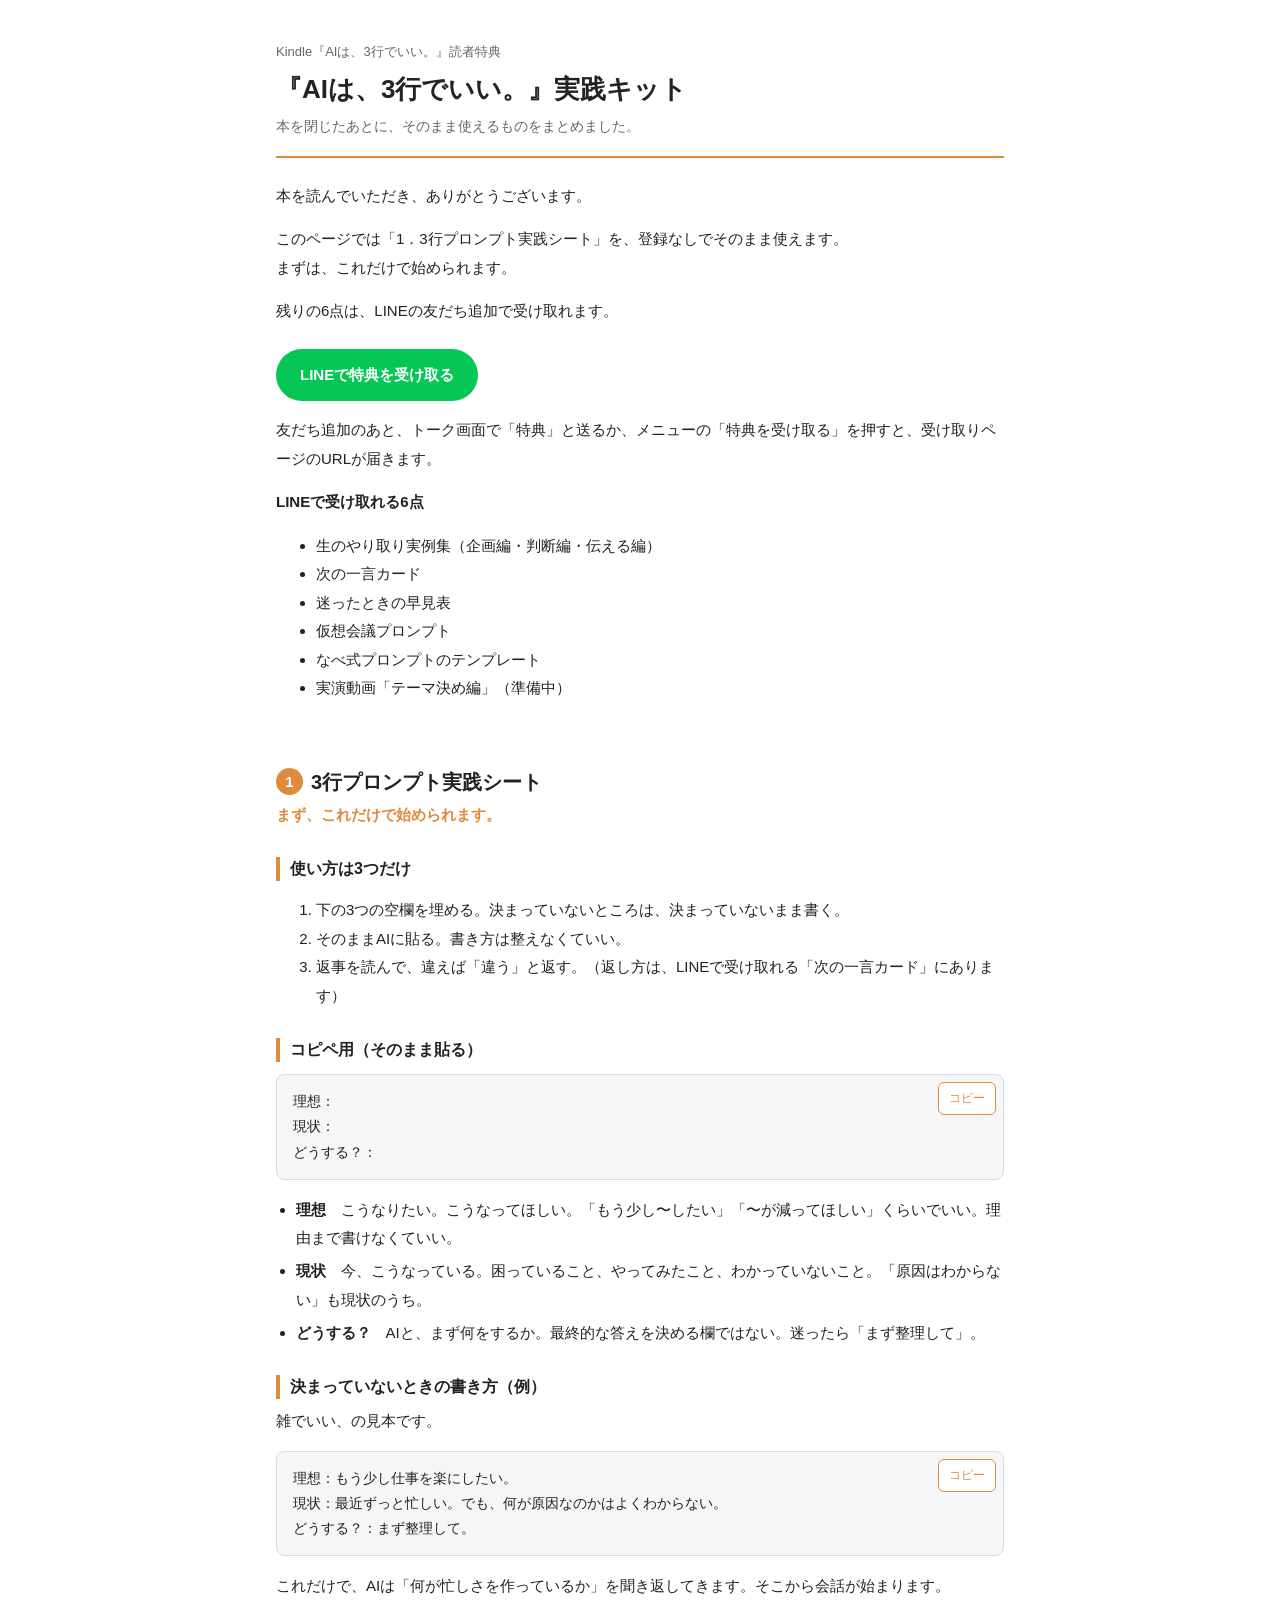
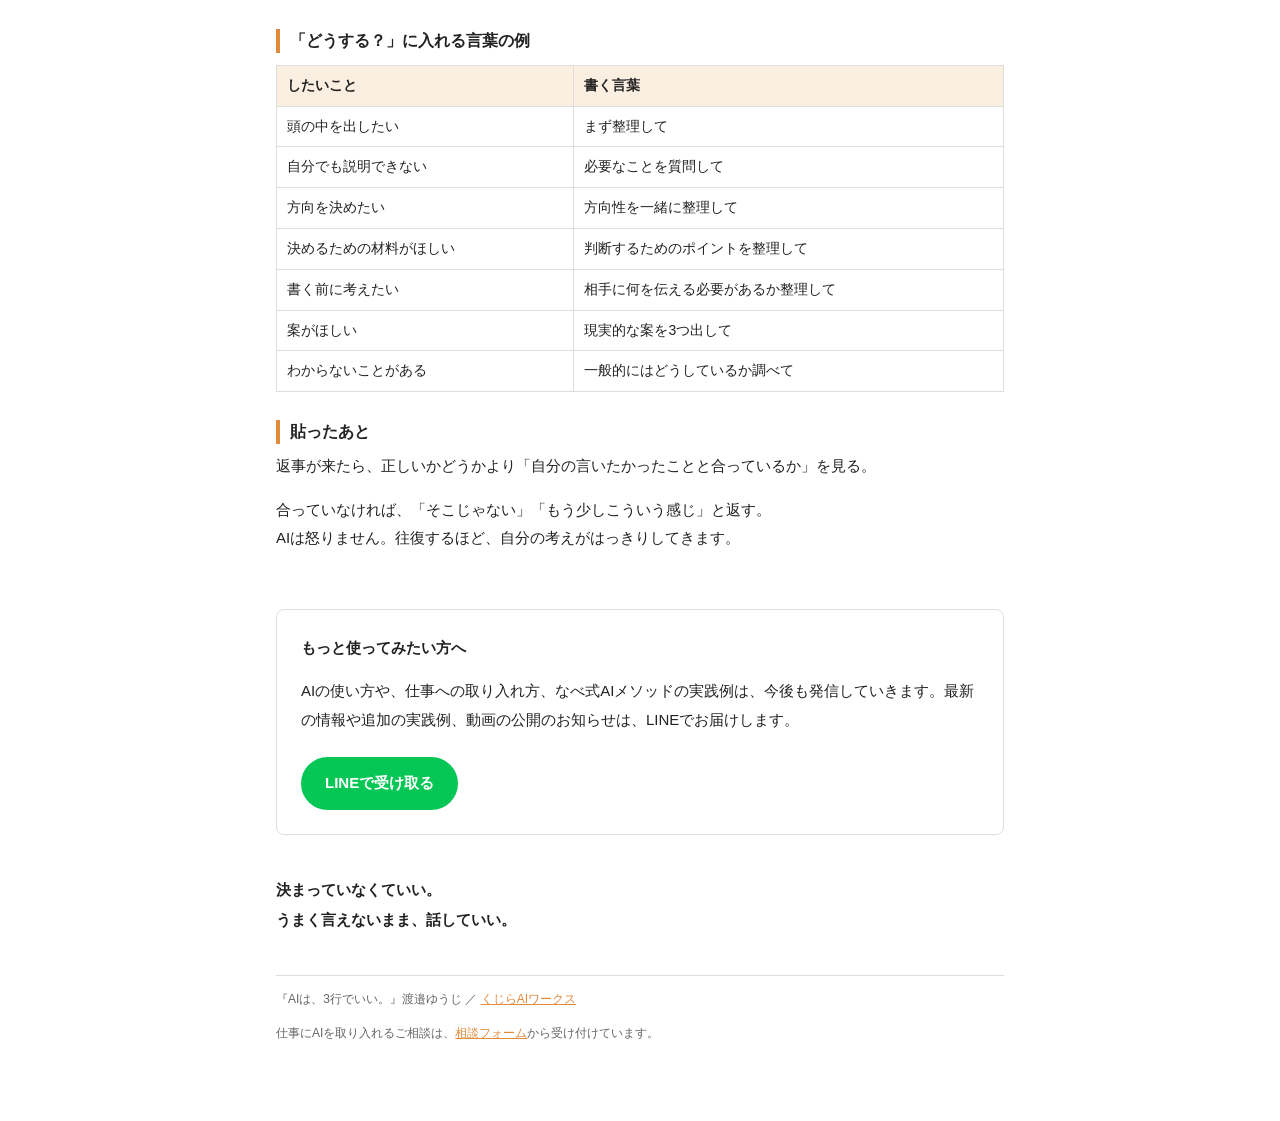
<file: book/aiwa3gyodeii/index.html>
<!doctype html>
<html lang="ja">
<head>
<meta charset="utf-8">
<meta name="viewport" content="width=device-width, initial-scale=1">
<meta name="robots" content="noindex, nofollow">
<title>『AIは、3行でいい。』実践キット</title>
<style>
:root{
  --bg:#ffffff; --fg:#222222; --muted:#666666;
  --accent:#E08A3C; --accent-soft:#FBEFE2;
  --code-bg:#F6F6F6; --line:#DDDDDD;
  --note-bg:#FFFBF5; --note-border:#E08A3C;
  --line-green:#06C755;
}
@media (prefers-color-scheme: dark){
  :root:not([data-theme="light"]){
    --bg:#1B1B1B; --fg:#EDEDED; --muted:#A8A8A8;
    --accent:#E8A05C; --accent-soft:#3A2A1C;
    --code-bg:#2A2A2A; --line:#444444;
    --note-bg:#262320; --note-border:#E8A05C;
  }
}
:root[data-theme="dark"]{
  --bg:#1B1B1B; --fg:#EDEDED; --muted:#A8A8A8;
  --accent:#E8A05C; --accent-soft:#3A2A1C;
  --code-bg:#2A2A2A; --line:#444444;
  --note-bg:#262320; --note-border:#E8A05C;
}
*{box-sizing:border-box}
html{-webkit-text-size-adjust:100%; scroll-behavior:smooth}
body{
  margin:0; background:var(--bg); color:var(--fg);
  font-family:"Hiragino Sans","Hiragino Kaku Gothic ProN","Yu Gothic","BIZ UDPGothic","Noto Sans JP",sans-serif;
  font-size:15px; line-height:1.9; font-feature-settings:"palt";
}
.page{max-width:760px; margin:0 auto; padding:40px 16px 64px}
header{border-bottom:2px solid var(--accent); padding-bottom:16px; margin-bottom:24px}
.kicker{color:var(--muted); font-size:13px; margin:0 0 6px}
h1{font-size:26px; line-height:1.4; margin:0 0 6px}
.sub{color:var(--muted); font-size:14px; margin:0}
h2{font-size:20px; line-height:1.5; margin:56px 0 4px; padding-top:8px}
h2 .num{display:inline-block; min-width:1.8em; height:1.8em; line-height:1.8em; text-align:center;
  border-radius:50%; background:var(--accent); color:#fff; font-size:15px; margin-right:8px; vertical-align:2px}
.what{color:var(--accent); font-weight:700; margin:0 0 16px}
h3{font-size:16px; margin:28px 0 8px; padding-left:10px; border-left:4px solid var(--accent); line-height:1.5}
p{margin:0 0 1em}
a{color:var(--accent)}
.toc{background:var(--accent-soft); border-radius:8px; padding:16px 20px; margin:0 0 8px}
.toc ol{margin:0; padding-left:1.6em}
.toc li{margin:.2em 0}
.toc a{color:var(--fg); text-decoration:none; border-bottom:1px dashed var(--accent)}
.code{position:relative; margin:12px 0 16px}
.code pre{margin:0; background:var(--code-bg); border:1px solid var(--line); border-radius:8px;
  padding:14px 16px; padding-right:84px; white-space:pre-wrap; word-break:break-word;
  font-family:inherit; font-size:14px; line-height:1.8}
.copy{position:absolute; top:8px; right:8px; font:inherit; font-size:12px; padding:4px 10px;
  border:1px solid var(--accent); background:var(--bg); color:var(--accent); border-radius:6px; cursor:pointer}
.copy.done{background:var(--accent); color:#fff}
blockquote{margin:12px 0 16px; padding:10px 16px; border-left:4px solid var(--line); background:var(--code-bg); border-radius:0 8px 8px 0}
blockquote p{margin:0 0 .3em}
blockquote p:last-child{margin:0}
.phrases{list-style:none; padding:0; margin:8px 0 16px; display:flex; flex-wrap:wrap; gap:8px}
.phrases li{background:var(--code-bg); border:1px solid var(--line); border-radius:8px; padding:6px 12px; font-size:14px}
.table-wrap{overflow-x:auto; margin:12px 0 16px}
table{border-collapse:collapse; width:100%; font-size:14px; line-height:1.7; min-width:520px}
th,td{border:1px solid var(--line); padding:8px 10px; vertical-align:top; text-align:left}
th{background:var(--accent-soft); white-space:nowrap}
ul.tips{padding-left:1.3em}
ul.tips li{margin:.3em 0}
.note{background:var(--note-bg); border-left:4px solid var(--note-border); border-radius:0 8px 8px 0;
  padding:12px 16px; margin:12px 0; font-size:14px; line-height:1.8}
.note p:last-child{margin-bottom:0}
.cards{display:grid; grid-template-columns:repeat(auto-fit,minmax(200px,1fr)); gap:12px; margin:12px 0}
.card{display:block; border:1px solid var(--line); border-radius:8px; padding:14px 16px; text-decoration:none; color:var(--fg)}
.card:hover{border-color:var(--accent)}
.card .t{font-weight:700; display:block; margin-bottom:4px}
.card .d{font-size:13px; color:var(--muted)}
.soon{border:1px dashed var(--accent); border-radius:8px; padding:16px 20px; margin:12px 0}
.end{margin-top:56px; padding:24px; border:1px solid var(--line); border-radius:8px}
.end p:last-child{margin-bottom:0}
.line-btn{display:inline-block; margin-top:8px; background:var(--line-green); color:#fff; font-weight:700;
  text-decoration:none; padding:12px 24px; border-radius:999px}
.closing{margin-top:40px; font-weight:700; line-height:2}
footer{margin-top:40px; color:var(--muted); font-size:12px; border-top:1px solid var(--line); padding-top:12px}
@media print{
  .copy,.toc,.line-btn{display:none}
  .page{max-width:none; padding:0}
  h2{break-after:avoid}
  .code,.table-wrap,blockquote{break-inside:avoid}
}
</style>
<script data-goatcounter="https://kujiraaiworks.goatcounter.com/count" async src="//gc.zgo.at/count.js"></script>
</head>
<body>
<div class="page">

<header>
  <p class="kicker">Kindle『AIは、3行でいい。』読者特典</p>
  <h1>『AIは、3行でいい。』実践キット</h1>
  <p class="sub">本を閉じたあとに、そのまま使えるものをまとめました。</p>
</header>

<p>本を読んでいただき、ありがとうございます。</p>
<p>このページでは「1．3行プロンプト実践シート」を、登録なしでそのまま使えます。<br>まずは、これだけで始められます。</p>
<p>残りの6点は、LINEの友だち追加で受け取れます。</p>
<p><a class="line-btn" data-goatcounter-click="book-line-top" data-goatcounter-title="特典ページ 冒頭LINEボタン" href="https://lin.ee/x77JHoN" target="_blank" rel="noopener">LINEで特典を受け取る</a></p>
<p>友だち追加のあと、トーク画面で「特典」と送るか、メニューの「特典を受け取る」を押すと、受け取りページのURLが届きます。</p>
<p><strong>LINEで受け取れる6点</strong></p>
<ul>
  <li>生のやり取り実例集（企画編・判断編・伝える編）</li>
  <li>次の一言カード</li>
  <li>迷ったときの早見表</li>
  <li>仮想会議プロンプト</li>
  <li>なべ式プロンプトのテンプレート</li>
  <li>実演動画「テーマ決め編」（準備中）</li>
</ul>

<!-- 1 -->
<h2 id="sheet"><span class="num">1</span>3行プロンプト実践シート</h2>
<p class="what">まず、これだけで始められます。</p>

<h3>使い方は3つだけ</h3>
<ol>
  <li>下の3つの空欄を埋める。決まっていないところは、決まっていないまま書く。</li>
  <li>そのままAIに貼る。書き方は整えなくていい。</li>
  <li>返事を読んで、違えば「違う」と返す。（返し方は、LINEで受け取れる「次の一言カード」にあります）</li>
</ol>

<h3>コピペ用（そのまま貼る）</h3>
<div class="code"><pre>理想：
現状：
どうする？：</pre><button class="copy" type="button">コピー</button></div>
<ul class="tips">
  <li><strong>理想</strong>　こうなりたい。こうなってほしい。「もう少し〜したい」「〜が減ってほしい」くらいでいい。理由まで書けなくていい。</li>
  <li><strong>現状</strong>　今、こうなっている。困っていること、やってみたこと、わかっていないこと。「原因はわからない」も現状のうち。</li>
  <li><strong>どうする？</strong>　AIと、まず何をするか。最終的な答えを決める欄ではない。迷ったら「まず整理して」。</li>
</ul>

<h3>決まっていないときの書き方（例）</h3>
<p>雑でいい、の見本です。</p>
<div class="code"><pre>理想：もう少し仕事を楽にしたい。
現状：最近ずっと忙しい。でも、何が原因なのかはよくわからない。
どうする？：まず整理して。</pre><button class="copy" type="button">コピー</button></div>
<p>これだけで、AIは「何が忙しさを作っているか」を聞き返してきます。そこから会話が始まります。</p>

<h3>「どうする？」に入れる言葉の例</h3>
<div class="table-wrap"><table>
  <tr><th>したいこと</th><th>書く言葉</th></tr>
  <tr><td>頭の中を出したい</td><td>まず整理して</td></tr>
  <tr><td>自分でも説明できない</td><td>必要なことを質問して</td></tr>
  <tr><td>方向を決めたい</td><td>方向性を一緒に整理して</td></tr>
  <tr><td>決めるための材料がほしい</td><td>判断するためのポイントを整理して</td></tr>
  <tr><td>書く前に考えたい</td><td>相手に何を伝える必要があるか整理して</td></tr>
  <tr><td>案がほしい</td><td>現実的な案を3つ出して</td></tr>
  <tr><td>わからないことがある</td><td>一般的にはどうしているか調べて</td></tr>
</table></div>

<h3>貼ったあと</h3>
<p>返事が来たら、正しいかどうかより「自分の言いたかったことと合っているか」を見る。</p>
<p>合っていなければ、「そこじゃない」「もう少しこういう感じ」と返す。<br>AIは怒りません。往復するほど、自分の考えがはっきりしてきます。</p>

<!-- LINE -->
<section class="end">
  <p><strong>もっと使ってみたい方へ</strong></p>
  <p>AIの使い方や、仕事への取り入れ方、なべ式AIメソッドの実践例は、今後も発信していきます。最新の情報や追加の実践例、動画の公開のお知らせは、LINEでお届けします。</p>
  <a class="line-btn" data-goatcounter-click="book-line-bottom" data-goatcounter-title="特典ページ 末尾LINEボタン" href="https://lin.ee/x77JHoN" target="_blank" rel="noopener">LINEで受け取る</a>
</section>

<p class="closing">決まっていなくていい。<br>うまく言えないまま、話していい。</p>

<footer>
  <p>『AIは、3行でいい。』渡邉ゆうじ ／ <a href="/">くじらAIワークス</a></p>
  <p>仕事にAIを取り入れるご相談は、<a data-goatcounter-click="book-form" data-goatcounter-title="特典ページ 相談フォーム" href="https://forms.gle/tMsSApwWJD9jxgiY7" target="_blank" rel="noopener">相談フォーム</a>から受け付けています。</p>
</footer>

</div>
<script>
document.querySelectorAll('.copy').forEach(function (btn) {
  btn.addEventListener('click', function () {
    var text = btn.parentElement.querySelector('pre').innerText;
    var done = function () {
      btn.textContent = 'コピーしました'; btn.classList.add('done');
      setTimeout(function () { btn.textContent = 'コピー'; btn.classList.remove('done'); }, 1600);
    };
    if (navigator.clipboard && window.isSecureContext) {
      navigator.clipboard.writeText(text).then(done);
    } else {
      var ta = document.createElement('textarea'); ta.value = text; document.body.appendChild(ta);
      ta.select(); document.execCommand('copy'); document.body.removeChild(ta); done();
    }
  });
});
</script>
</body>
</html>
</file>
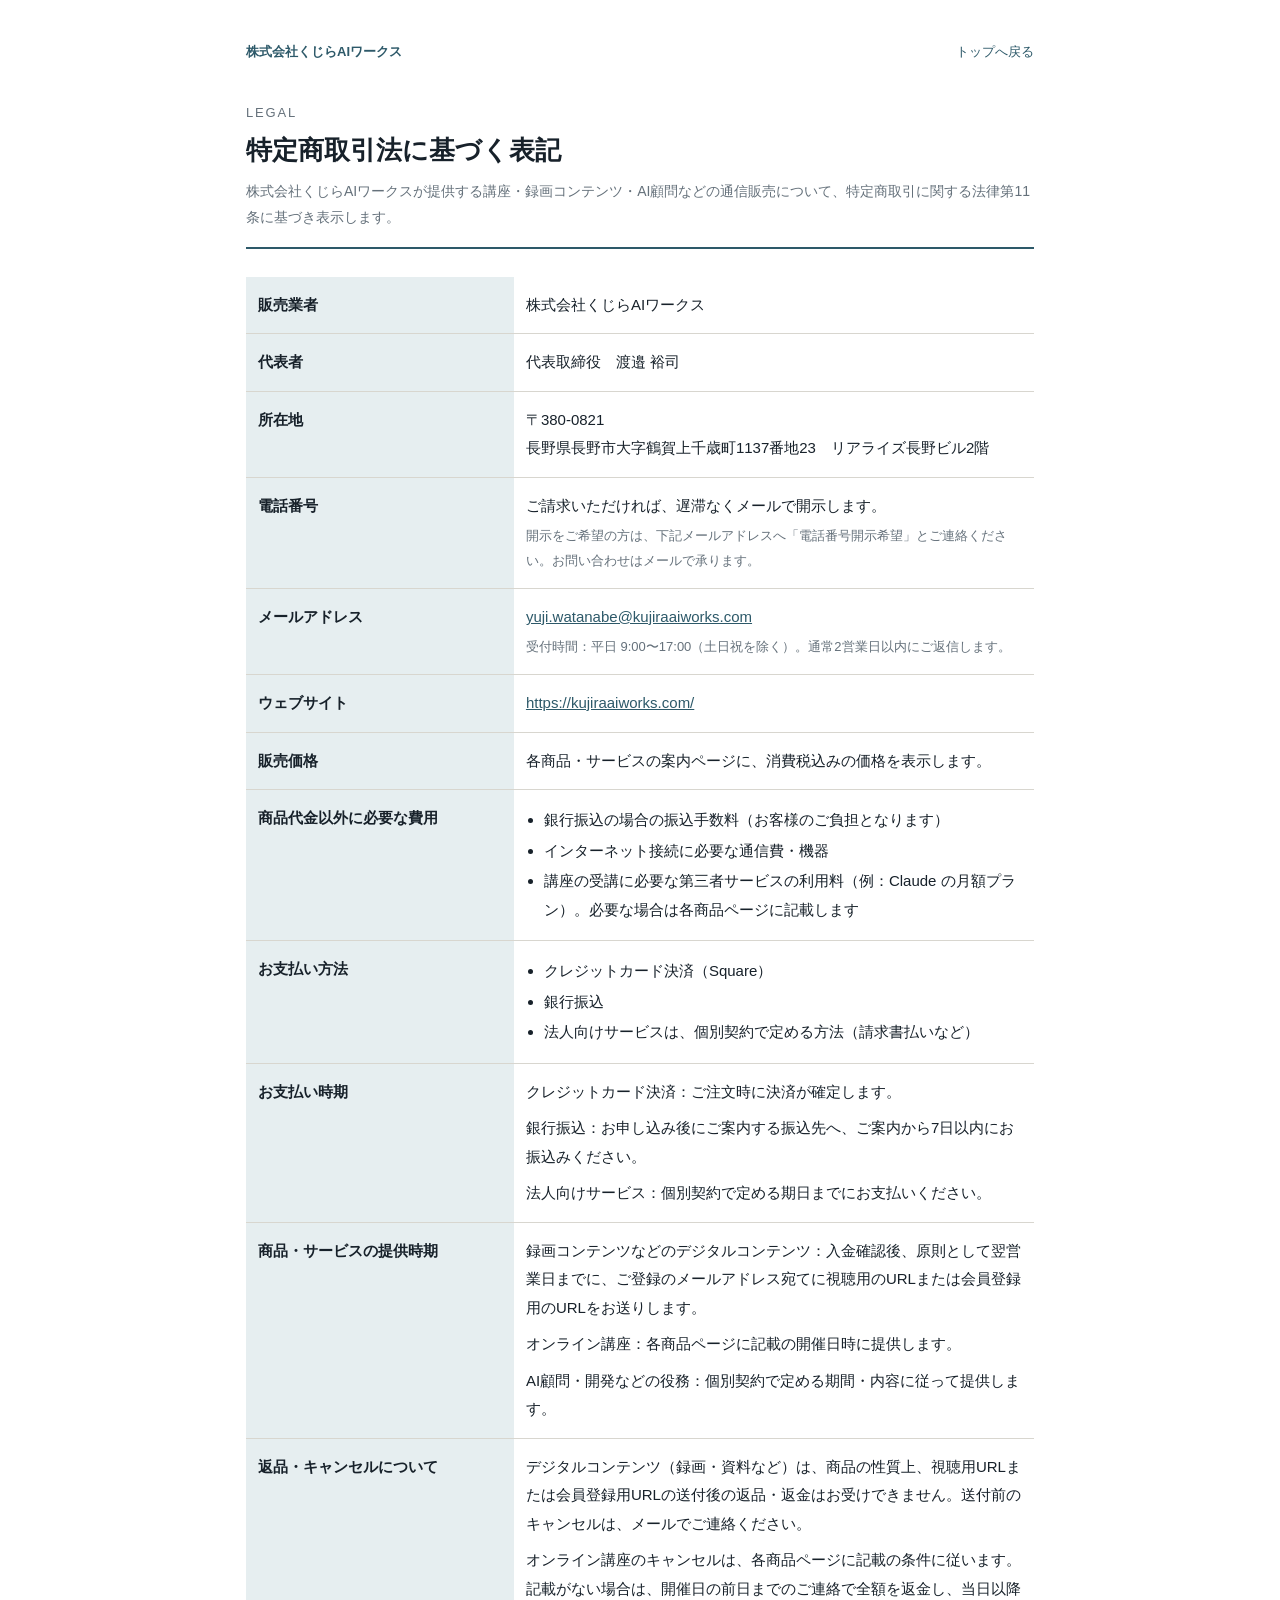
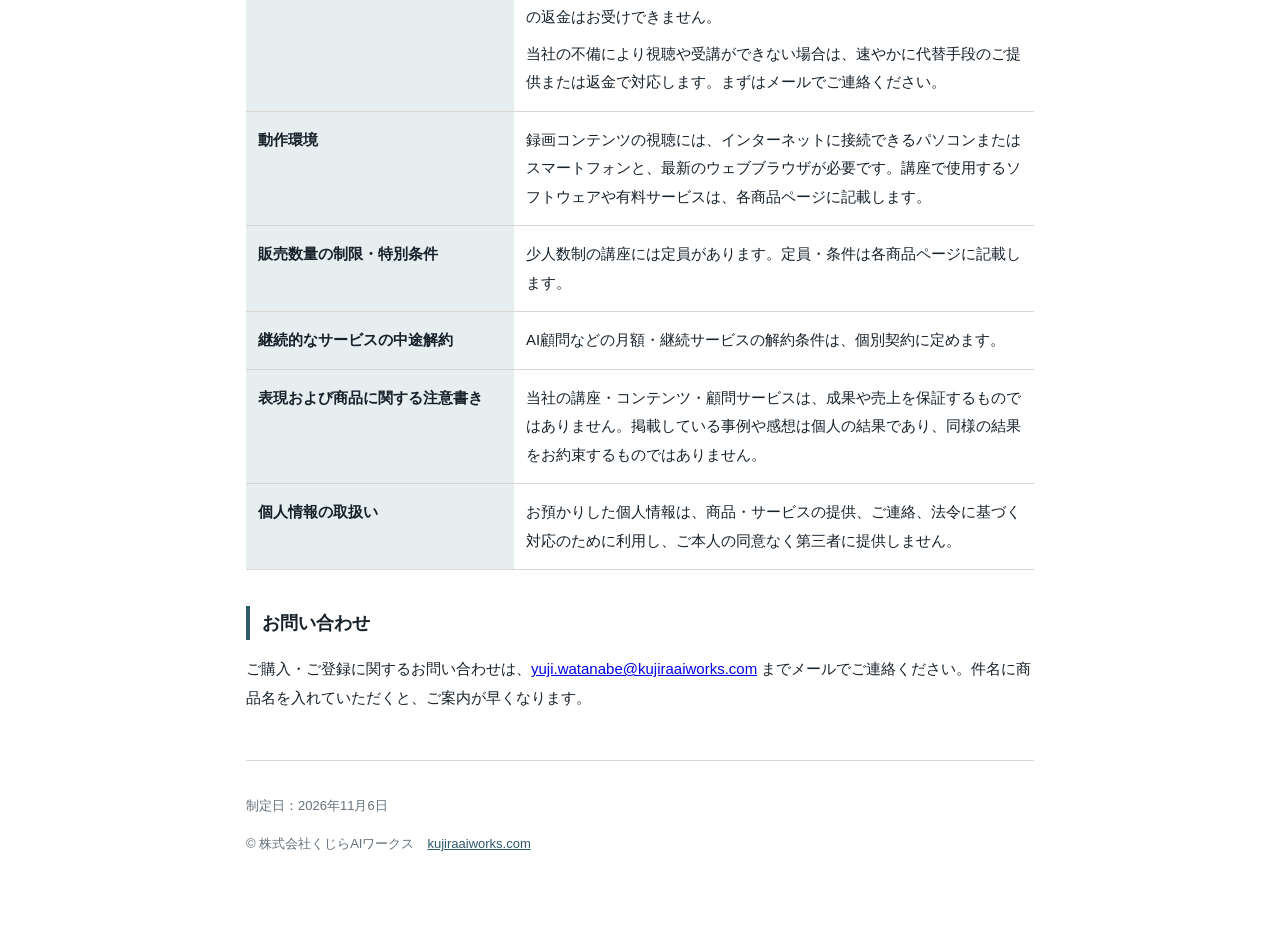
<file: legal/tokushoho/index.html>
<!doctype html>
<html lang="ja">
<head>
<meta charset="utf-8">
<meta name="viewport" content="width=device-width, initial-scale=1">
<title>特定商取引法に基づく表記｜株式会社くじらAIワークス</title>
<meta name="description" content="株式会社くじらAIワークスが提供する講座・録画コンテンツ・AI顧問などの通信販売に関する、特定商取引法に基づく表記です。">
<link rel="canonical" href="https://kujiraaiworks.com/legal/tokushoho/">
<link rel="icon" href="../../favicon.svg" type="image/svg+xml">
<style>
:root{
  --bg:#ffffff; --ink:#17212a; --muted:#65717b; --line:#d8d6cf;
  --accent:#2d5969; --accent-soft:#e6eef0;
  --serif:"Noto Serif JP","Yu Mincho","Hiragino Mincho ProN",serif;
}
*{box-sizing:border-box}
html{-webkit-text-size-adjust:100%}
body{margin:0;background:var(--bg);color:var(--ink);font-family:"Hiragino Sans","Hiragino Kaku Gothic ProN","Yu Gothic","BIZ UDPGothic","Noto Sans JP",sans-serif;font-size:15px;line-height:1.9;font-feature-settings:"palt"}
.page{max-width:820px;margin:0 auto;padding:40px 16px 64px}
.top{display:flex;justify-content:space-between;align-items:center;gap:16px;margin-bottom:36px;font-size:13px}
.top a{color:var(--accent);text-decoration:none}
.top a:hover{text-decoration:underline}
.brand{font-weight:700;color:var(--ink)}
header{border-bottom:2px solid var(--accent);padding-bottom:16px;margin-bottom:28px}
.kicker{color:var(--muted);font-size:13px;letter-spacing:.14em;margin:0 0 8px}
h1{font-family:var(--serif);font-size:26px;line-height:1.4;margin:0 0 8px;font-weight:600}
.lead{color:var(--muted);margin:0;font-size:14px}
table{width:100%;border-collapse:collapse;margin:0 0 28px}
th,td{text-align:left;vertical-align:top;padding:14px 12px;border-bottom:1px solid var(--line);font-size:15px}
th{width:34%;background:var(--accent-soft);font-weight:700;color:var(--ink)}
td p{margin:0 0 8px}
td p:last-child{margin-bottom:0}
td ul{margin:0;padding-left:1.2em}
td li{margin:2px 0}
td a{color:var(--accent)}
.note{font-size:13px;color:var(--muted);margin-top:4px}
h2{font-family:var(--serif);font-size:18px;margin:36px 0 12px;padding-left:12px;border-left:4px solid var(--accent);font-weight:600}
footer{margin-top:48px;padding-top:20px;border-top:1px solid var(--line);font-size:13px;color:var(--muted)}
footer a{color:var(--accent)}
@media (max-width:640px){
  .page{padding:28px 16px 56px}
  th,td{display:block;width:100%;padding:10px 12px}
  th{border-bottom:none;padding-bottom:6px}
  td{padding-top:6px}
  h1{font-size:22px}
}
</style>
<script data-goatcounter="https://kujiraaiworks.goatcounter.com/count" async src="//gc.zgo.at/count.js"></script>
</head>
<body>
<div class="page">
  <nav class="top">
    <a class="brand" href="../../">株式会社くじらAIワークス</a>
    <a href="../../">トップへ戻る</a>
  </nav>

  <header>
    <p class="kicker">LEGAL</p>
    <h1>特定商取引法に基づく表記</h1>
    <p class="lead">株式会社くじらAIワークスが提供する講座・録画コンテンツ・AI顧問などの通信販売について、特定商取引に関する法律第11条に基づき表示します。</p>
  </header>

  <table>
    <tr><th>販売業者</th><td>株式会社くじらAIワークス</td></tr>
    <tr><th>代表者</th><td>代表取締役　渡邉 裕司</td></tr>
    <tr><th>所在地</th><td>〒380-0821<br>長野県長野市大字鶴賀上千歳町1137番地23　リアライズ長野ビル2階</td></tr>
    <tr><th>電話番号</th><td>ご請求いただければ、遅滞なくメールで開示します。<p class="note">開示をご希望の方は、下記メールアドレスへ「電話番号開示希望」とご連絡ください。お問い合わせはメールで承ります。</p></td></tr>
    <tr><th>メールアドレス</th><td><a href="mailto:yuji.watanabe@kujiraaiworks.com">yuji.watanabe@kujiraaiworks.com</a><p class="note">受付時間：平日 9:00〜17:00（土日祝を除く）。通常2営業日以内にご返信します。</p></td></tr>
    <tr><th>ウェブサイト</th><td><a href="https://kujiraaiworks.com/">https://kujiraaiworks.com/</a></td></tr>
    <tr><th>販売価格</th><td>各商品・サービスの案内ページに、消費税込みの価格を表示します。</td></tr>
    <tr><th>商品代金以外に必要な費用</th><td>
      <ul>
        <li>銀行振込の場合の振込手数料（お客様のご負担となります）</li>
        <li>インターネット接続に必要な通信費・機器</li>
        <li>講座の受講に必要な第三者サービスの利用料（例：Claude の月額プラン）。必要な場合は各商品ページに記載します</li>
      </ul>
    </td></tr>
    <tr><th>お支払い方法</th><td>
      <ul>
        <li>クレジットカード決済（Square）</li>
        <li>銀行振込</li>
        <li>法人向けサービスは、個別契約で定める方法（請求書払いなど）</li>
      </ul>
    </td></tr>
    <tr><th>お支払い時期</th><td>
      <p>クレジットカード決済：ご注文時に決済が確定します。</p>
      <p>銀行振込：お申し込み後にご案内する振込先へ、ご案内から7日以内にお振込みください。</p>
      <p>法人向けサービス：個別契約で定める期日までにお支払いください。</p>
    </td></tr>
    <tr><th>商品・サービスの提供時期</th><td>
      <p>録画コンテンツなどのデジタルコンテンツ：入金確認後、原則として翌営業日までに、ご登録のメールアドレス宛てに視聴用のURLまたは会員登録用のURLをお送りします。</p>
      <p>オンライン講座：各商品ページに記載の開催日時に提供します。</p>
      <p>AI顧問・開発などの役務：個別契約で定める期間・内容に従って提供します。</p>
    </td></tr>
    <tr><th>返品・キャンセルについて</th><td>
      <p>デジタルコンテンツ（録画・資料など）は、商品の性質上、視聴用URLまたは会員登録用URLの送付後の返品・返金はお受けできません。送付前のキャンセルは、メールでご連絡ください。</p>
      <p>オンライン講座のキャンセルは、各商品ページに記載の条件に従います。記載がない場合は、開催日の前日までのご連絡で全額を返金し、当日以降の返金はお受けできません。</p>
      <p>当社の不備により視聴や受講ができない場合は、速やかに代替手段のご提供または返金で対応します。まずはメールでご連絡ください。</p>
    </td></tr>
    <tr><th>動作環境</th><td>録画コンテンツの視聴には、インターネットに接続できるパソコンまたはスマートフォンと、最新のウェブブラウザが必要です。講座で使用するソフトウェアや有料サービスは、各商品ページに記載します。</td></tr>
    <tr><th>販売数量の制限・特別条件</th><td>少人数制の講座には定員があります。定員・条件は各商品ページに記載します。</td></tr>
    <tr><th>継続的なサービスの中途解約</th><td>AI顧問などの月額・継続サービスの解約条件は、個別契約に定めます。</td></tr>
    <tr><th>表現および商品に関する注意書き</th><td>当社の講座・コンテンツ・顧問サービスは、成果や売上を保証するものではありません。掲載している事例や感想は個人の結果であり、同様の結果をお約束するものではありません。</td></tr>
    <tr><th>個人情報の取扱い</th><td>お預かりした個人情報は、商品・サービスの提供、ご連絡、法令に基づく対応のために利用し、ご本人の同意なく第三者に提供しません。</td></tr>
  </table>

  <h2>お問い合わせ</h2>
  <p>ご購入・ご登録に関するお問い合わせは、<a href="mailto:yuji.watanabe@kujiraaiworks.com">yuji.watanabe@kujiraaiworks.com</a> までメールでご連絡ください。件名に商品名を入れていただくと、ご案内が早くなります。</p>

  <footer>
    <p>制定日：2026年11月6日</p>
    <p>© 株式会社くじらAIワークス　<a href="../../">kujiraaiworks.com</a></p>
  </footer>
</div>
</body>
</html>
</file>
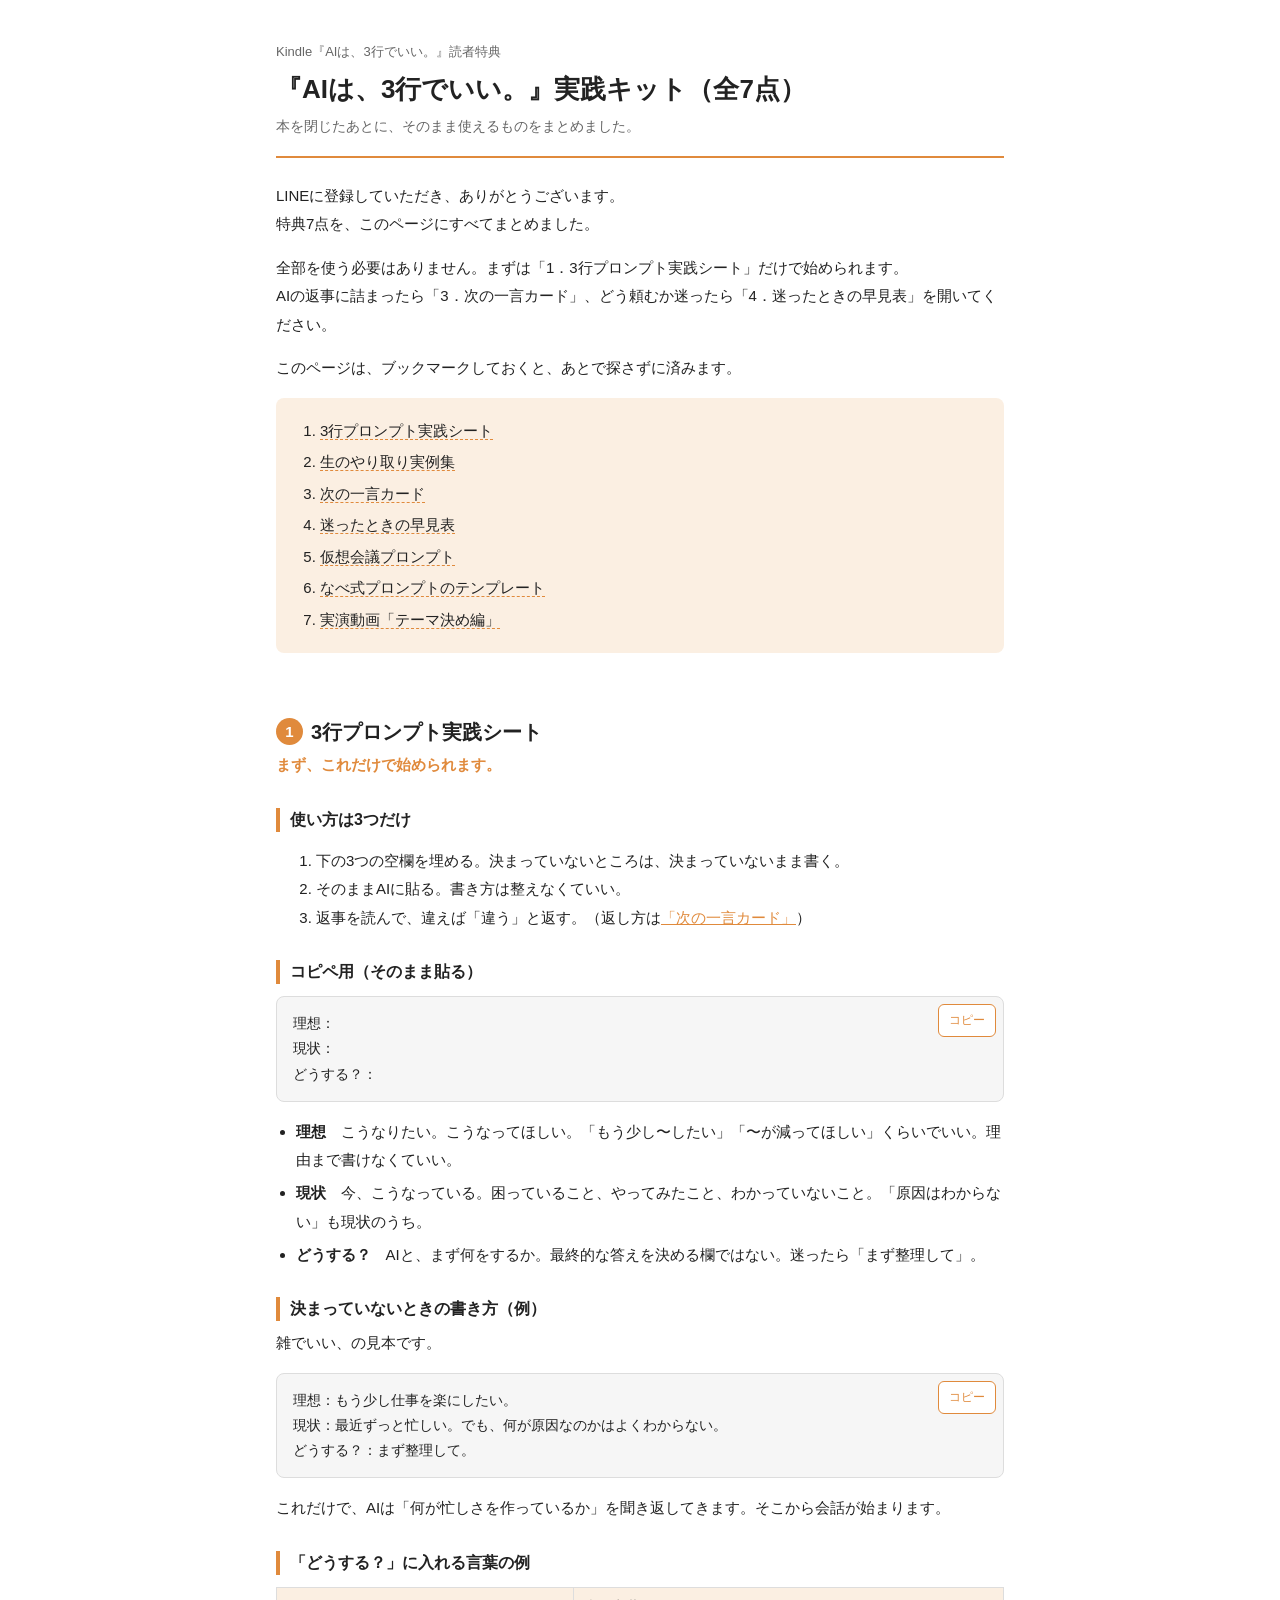
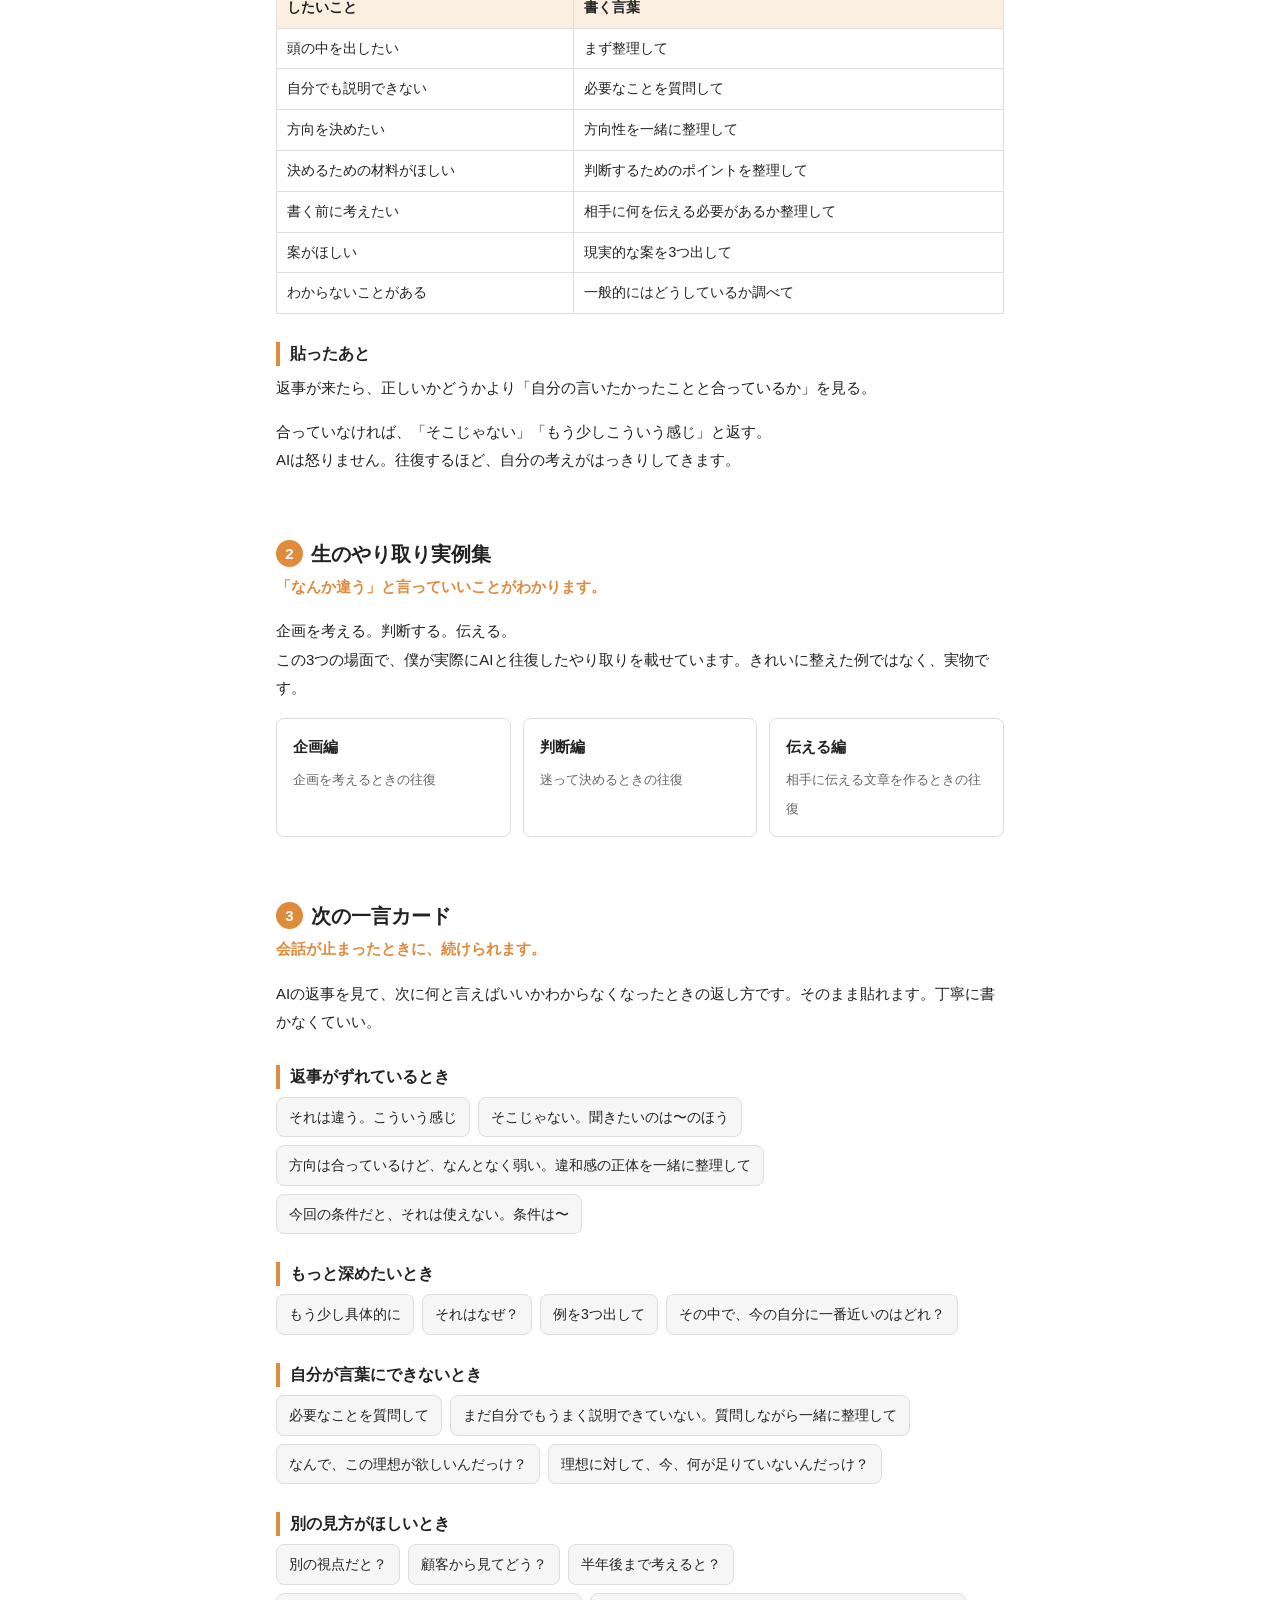
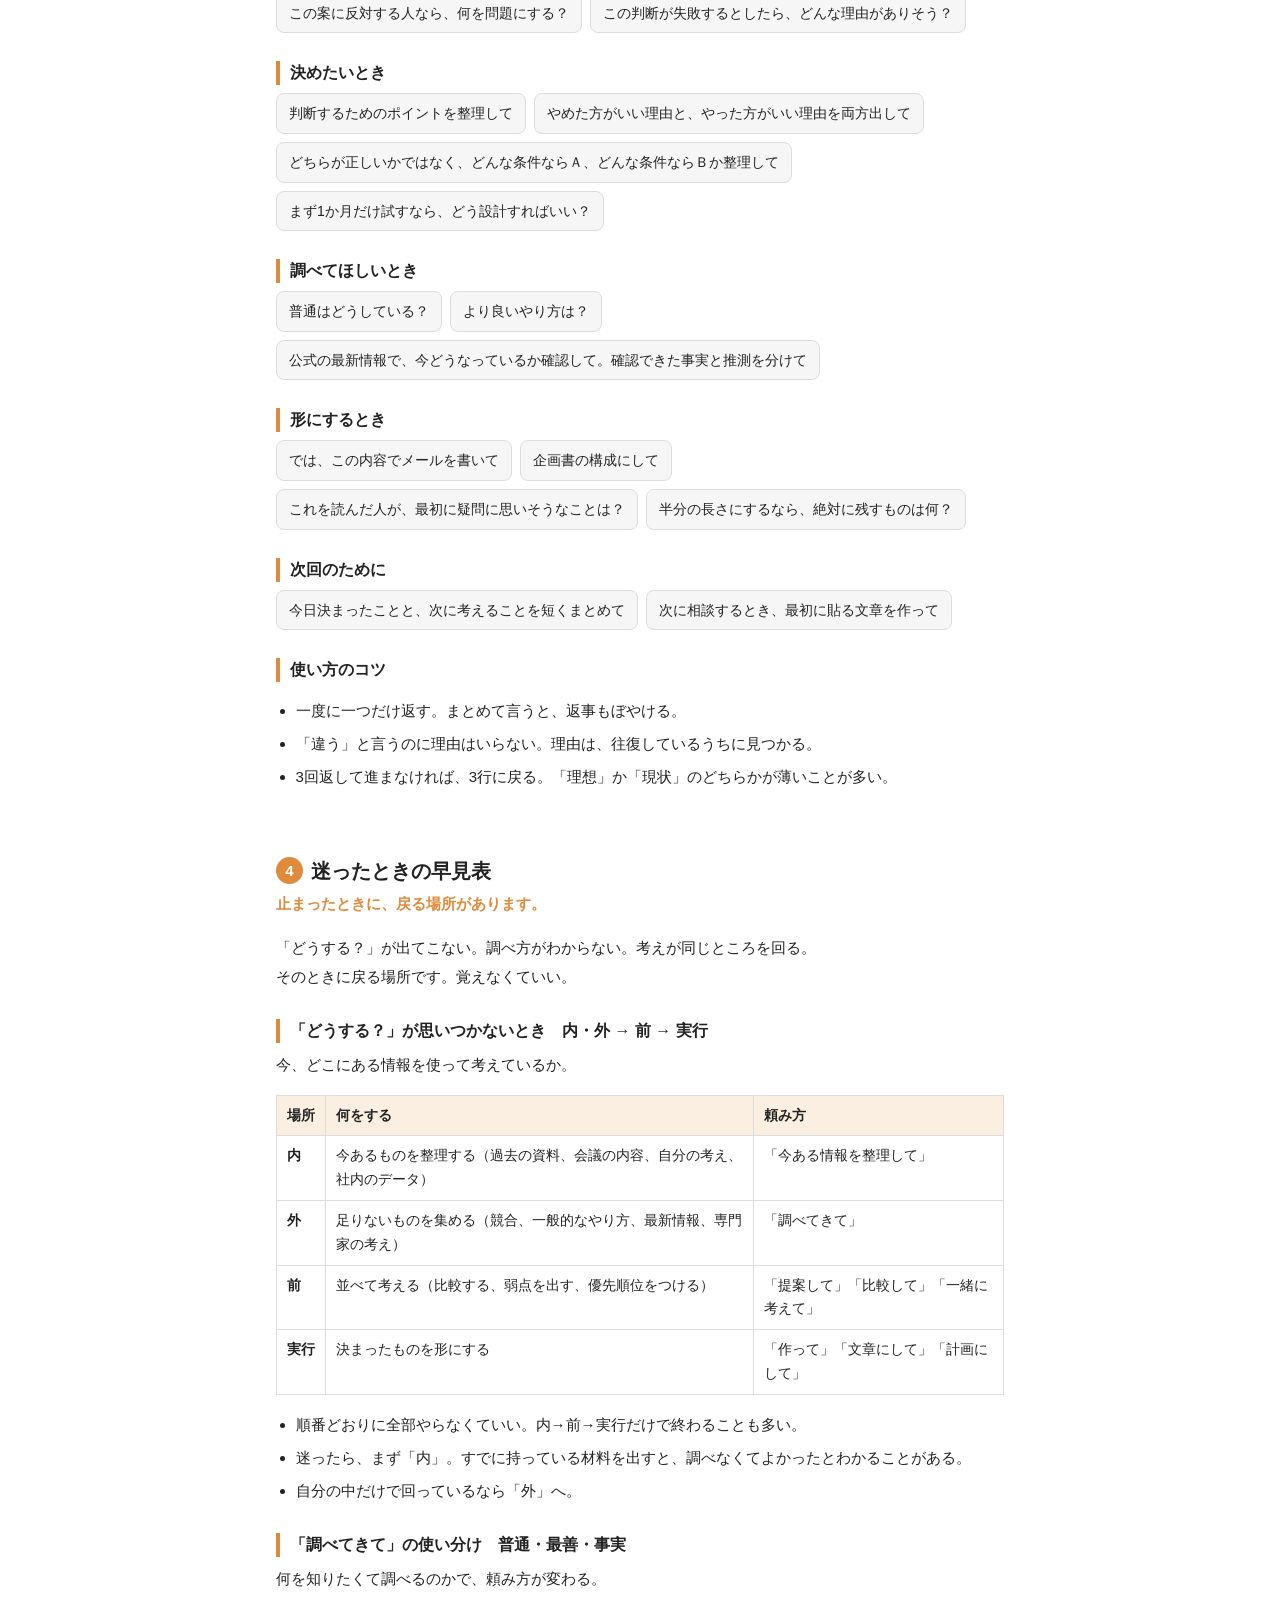
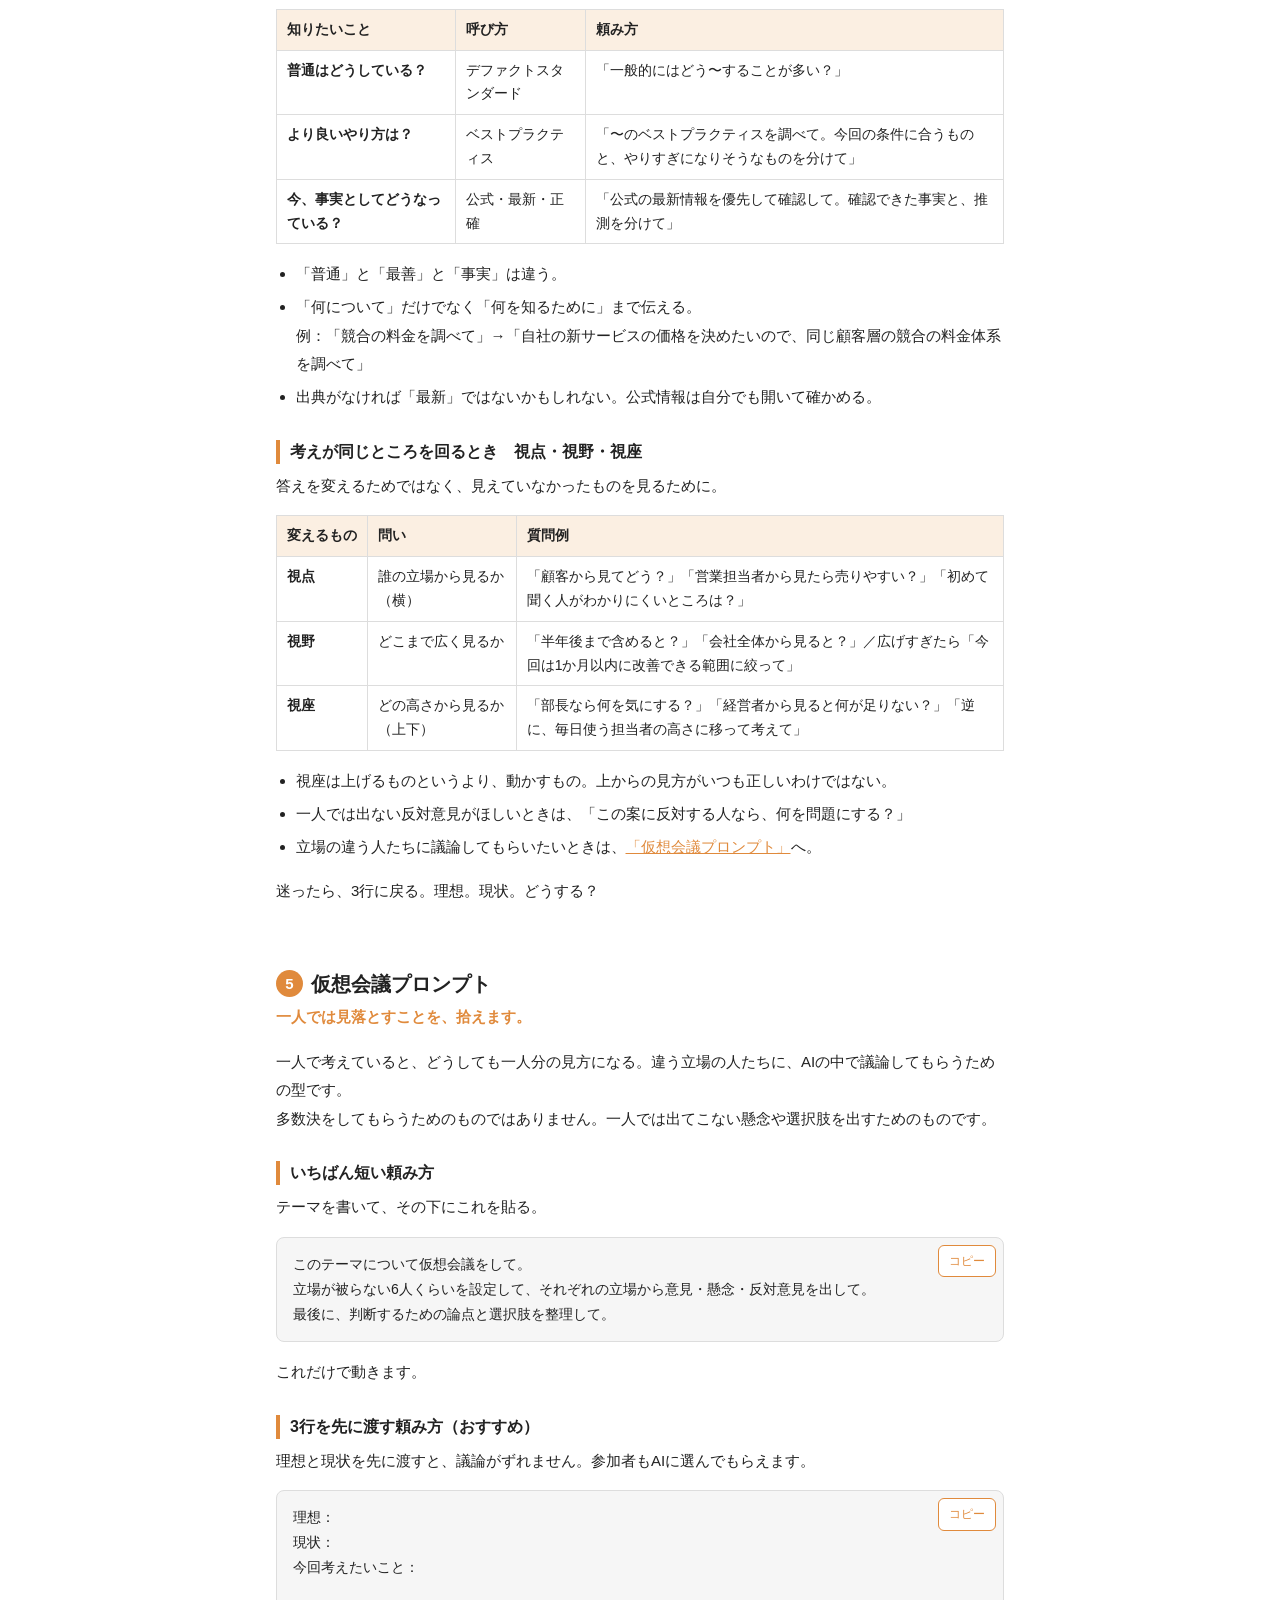
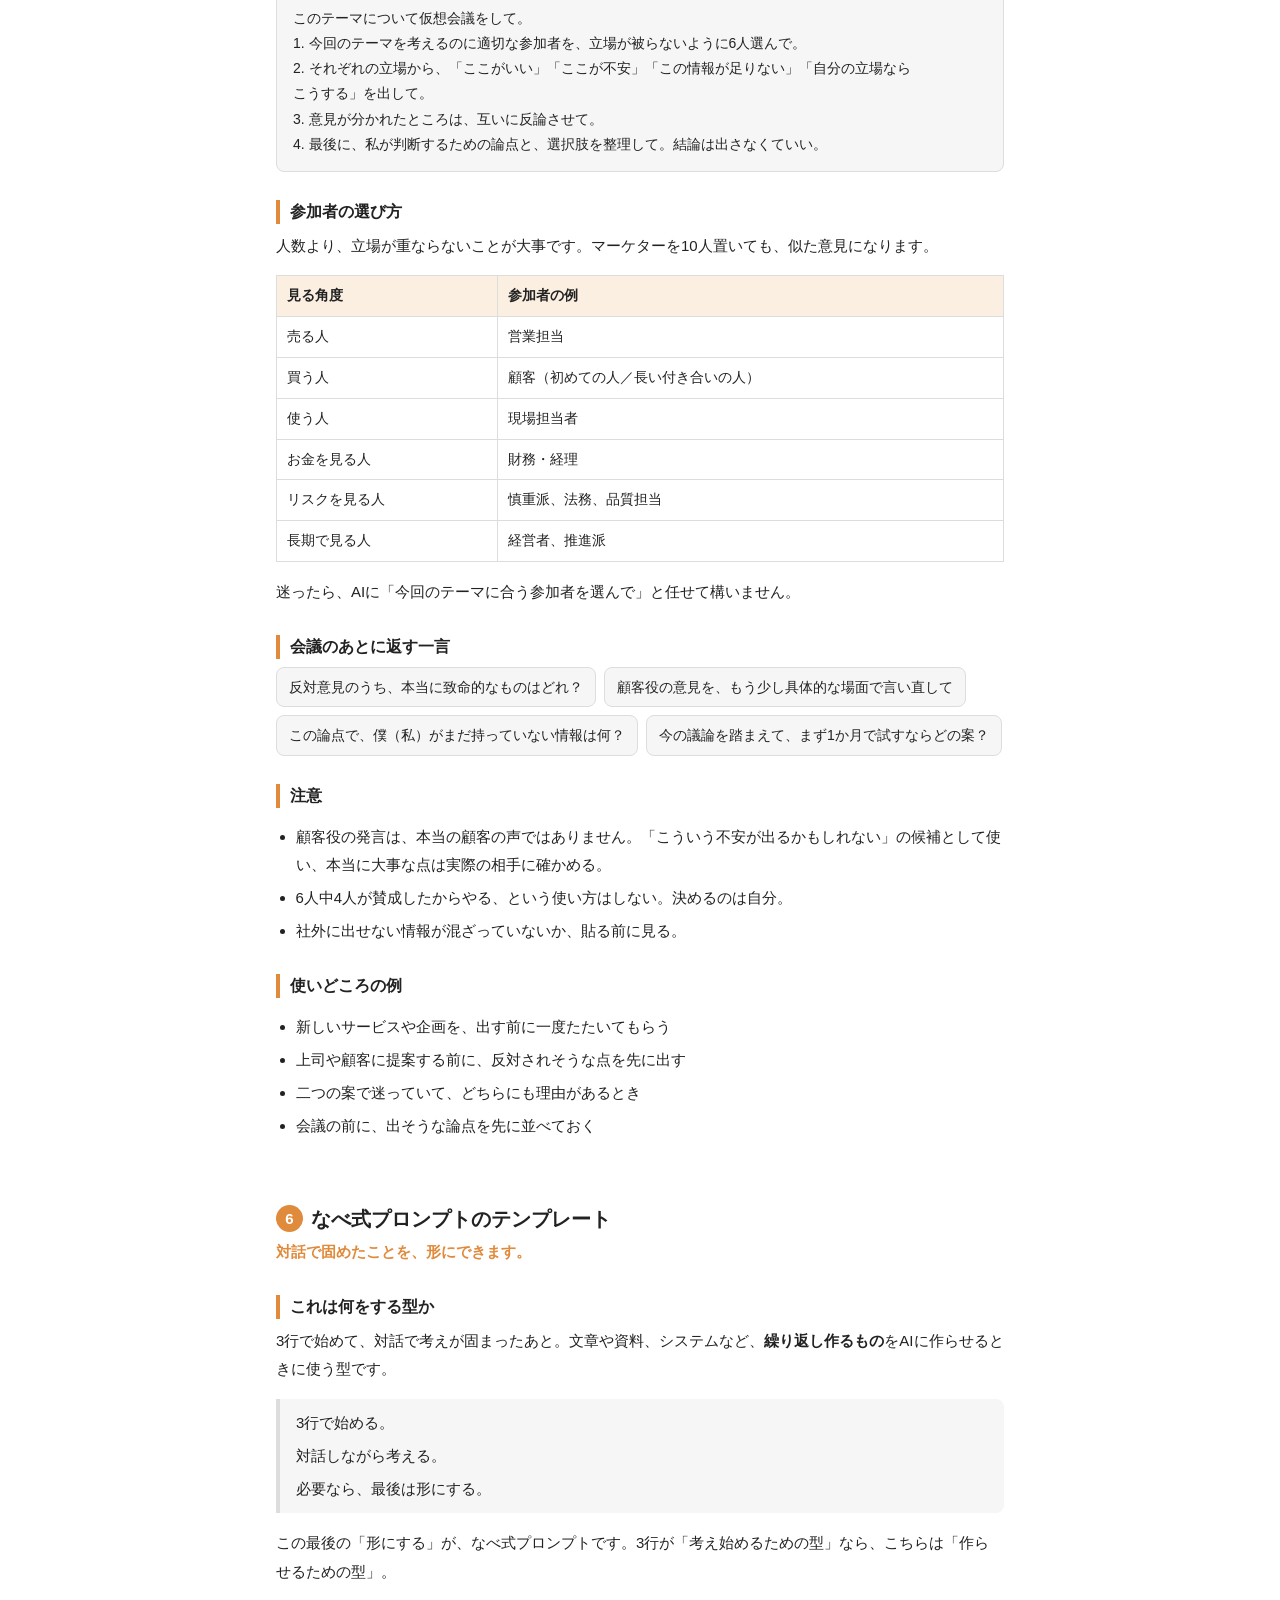
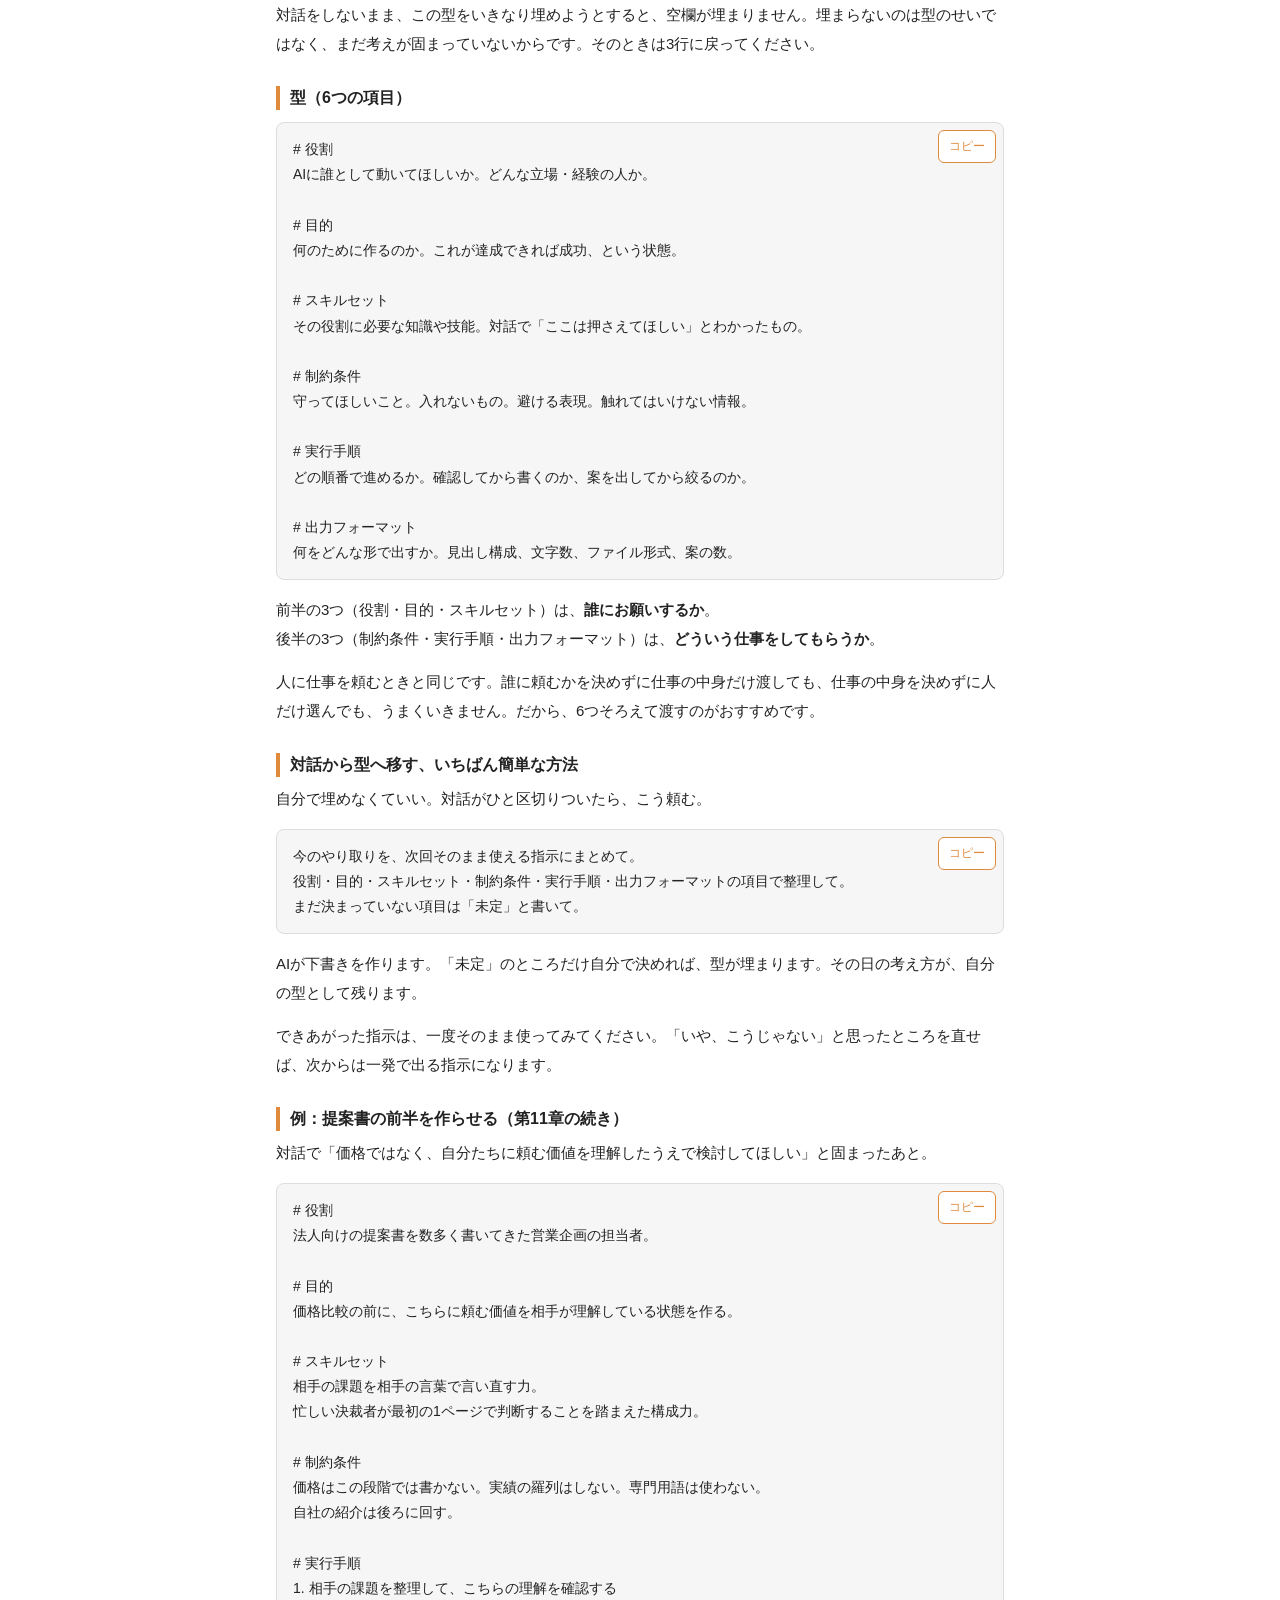
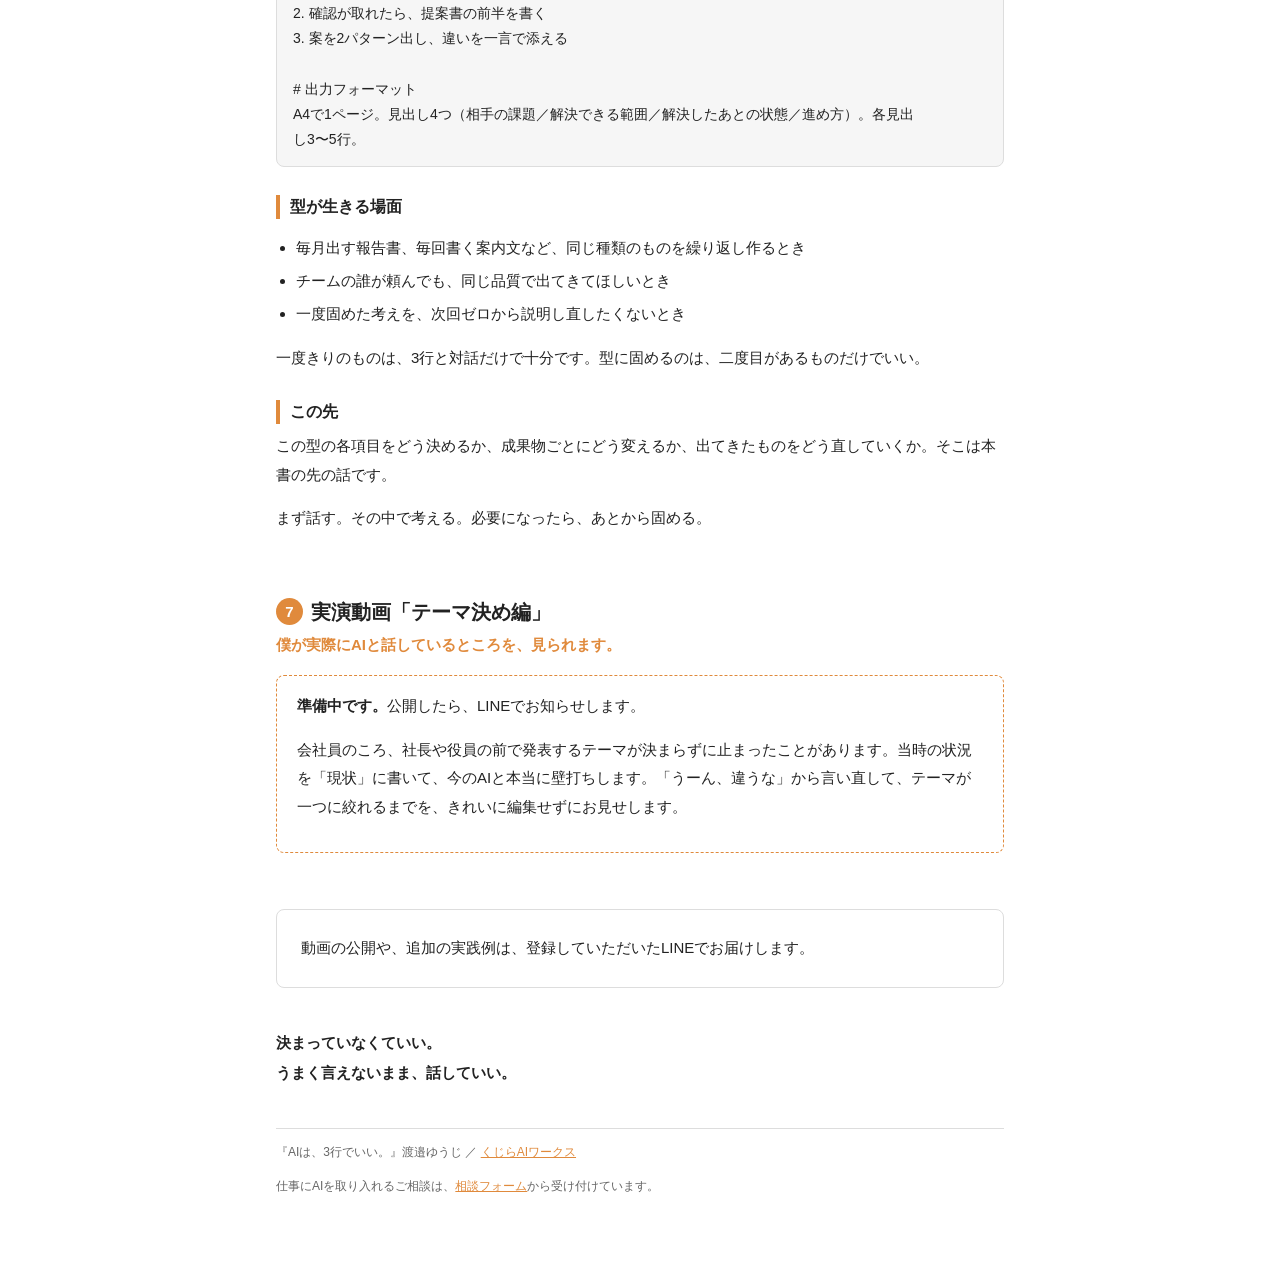
<file: book/aiwa3gyodeii/kit-34a70cae/index.html>
<!doctype html>
<html lang="ja">
<head>
<meta charset="utf-8">
<meta name="viewport" content="width=device-width, initial-scale=1">
<meta name="robots" content="noindex, nofollow">
<title>『AIは、3行でいい。』実践キット</title>
<style>
:root{
  --bg:#ffffff; --fg:#222222; --muted:#666666;
  --accent:#E08A3C; --accent-soft:#FBEFE2;
  --code-bg:#F6F6F6; --line:#DDDDDD;
  --note-bg:#FFFBF5; --note-border:#E08A3C;
  --line-green:#06C755;
}
@media (prefers-color-scheme: dark){
  :root:not([data-theme="light"]){
    --bg:#1B1B1B; --fg:#EDEDED; --muted:#A8A8A8;
    --accent:#E8A05C; --accent-soft:#3A2A1C;
    --code-bg:#2A2A2A; --line:#444444;
    --note-bg:#262320; --note-border:#E8A05C;
  }
}
:root[data-theme="dark"]{
  --bg:#1B1B1B; --fg:#EDEDED; --muted:#A8A8A8;
  --accent:#E8A05C; --accent-soft:#3A2A1C;
  --code-bg:#2A2A2A; --line:#444444;
  --note-bg:#262320; --note-border:#E8A05C;
}
*{box-sizing:border-box}
html{-webkit-text-size-adjust:100%; scroll-behavior:smooth}
body{
  margin:0; background:var(--bg); color:var(--fg);
  font-family:"Hiragino Sans","Hiragino Kaku Gothic ProN","Yu Gothic","BIZ UDPGothic","Noto Sans JP",sans-serif;
  font-size:15px; line-height:1.9; font-feature-settings:"palt";
}
.page{max-width:760px; margin:0 auto; padding:40px 16px 64px}
header{border-bottom:2px solid var(--accent); padding-bottom:16px; margin-bottom:24px}
.kicker{color:var(--muted); font-size:13px; margin:0 0 6px}
h1{font-size:26px; line-height:1.4; margin:0 0 6px}
.sub{color:var(--muted); font-size:14px; margin:0}
h2{font-size:20px; line-height:1.5; margin:56px 0 4px; padding-top:8px}
h2 .num{display:inline-block; min-width:1.8em; height:1.8em; line-height:1.8em; text-align:center;
  border-radius:50%; background:var(--accent); color:#fff; font-size:15px; margin-right:8px; vertical-align:2px}
.what{color:var(--accent); font-weight:700; margin:0 0 16px}
h3{font-size:16px; margin:28px 0 8px; padding-left:10px; border-left:4px solid var(--accent); line-height:1.5}
p{margin:0 0 1em}
a{color:var(--accent)}
.toc{background:var(--accent-soft); border-radius:8px; padding:16px 20px; margin:0 0 8px}
.toc ol{margin:0; padding-left:1.6em}
.toc li{margin:.2em 0}
.toc a{color:var(--fg); text-decoration:none; border-bottom:1px dashed var(--accent)}
.code{position:relative; margin:12px 0 16px}
.code pre{margin:0; background:var(--code-bg); border:1px solid var(--line); border-radius:8px;
  padding:14px 16px; padding-right:84px; white-space:pre-wrap; word-break:break-word;
  font-family:inherit; font-size:14px; line-height:1.8}
.copy{position:absolute; top:8px; right:8px; font:inherit; font-size:12px; padding:4px 10px;
  border:1px solid var(--accent); background:var(--bg); color:var(--accent); border-radius:6px; cursor:pointer}
.copy.done{background:var(--accent); color:#fff}
blockquote{margin:12px 0 16px; padding:10px 16px; border-left:4px solid var(--line); background:var(--code-bg); border-radius:0 8px 8px 0}
blockquote p{margin:0 0 .3em}
blockquote p:last-child{margin:0}
.phrases{list-style:none; padding:0; margin:8px 0 16px; display:flex; flex-wrap:wrap; gap:8px}
.phrases li{background:var(--code-bg); border:1px solid var(--line); border-radius:8px; padding:6px 12px; font-size:14px}
.table-wrap{overflow-x:auto; margin:12px 0 16px}
table{border-collapse:collapse; width:100%; font-size:14px; line-height:1.7; min-width:520px}
th,td{border:1px solid var(--line); padding:8px 10px; vertical-align:top; text-align:left}
th{background:var(--accent-soft); white-space:nowrap}
ul.tips{padding-left:1.3em}
ul.tips li{margin:.3em 0}
.note{background:var(--note-bg); border-left:4px solid var(--note-border); border-radius:0 8px 8px 0;
  padding:12px 16px; margin:12px 0; font-size:14px; line-height:1.8}
.note p:last-child{margin-bottom:0}
.cards{display:grid; grid-template-columns:repeat(auto-fit,minmax(200px,1fr)); gap:12px; margin:12px 0}
.card{display:block; border:1px solid var(--line); border-radius:8px; padding:14px 16px; text-decoration:none; color:var(--fg)}
.card:hover{border-color:var(--accent)}
.card .t{font-weight:700; display:block; margin-bottom:4px}
.card .d{font-size:13px; color:var(--muted)}
.soon{border:1px dashed var(--accent); border-radius:8px; padding:16px 20px; margin:12px 0}
.end{margin-top:56px; padding:24px; border:1px solid var(--line); border-radius:8px}
.end p:last-child{margin-bottom:0}
.line-btn{display:inline-block; margin-top:8px; background:var(--line-green); color:#fff; font-weight:700;
  text-decoration:none; padding:12px 24px; border-radius:999px}
.closing{margin-top:40px; font-weight:700; line-height:2}
footer{margin-top:40px; color:var(--muted); font-size:12px; border-top:1px solid var(--line); padding-top:12px}
@media print{
  .copy,.toc,.line-btn{display:none}
  .page{max-width:none; padding:0}
  h2{break-after:avoid}
  .code,.table-wrap,blockquote{break-inside:avoid}
}
</style>
<script data-goatcounter="https://kujiraaiworks.goatcounter.com/count" async src="//gc.zgo.at/count.js"></script>
</head>
<body>
<div class="page">

<header>
  <p class="kicker">Kindle『AIは、3行でいい。』読者特典</p>
  <h1>『AIは、3行でいい。』実践キット（全7点）</h1>
  <p class="sub">本を閉じたあとに、そのまま使えるものをまとめました。</p>
</header>

<p>LINEに登録していただき、ありがとうございます。<br>特典7点を、このページにすべてまとめました。</p>
<p>全部を使う必要はありません。まずは「1．3行プロンプト実践シート」だけで始められます。<br>AIの返事に詰まったら「3．次の一言カード」、どう頼むか迷ったら「4．迷ったときの早見表」を開いてください。</p>
<p>このページは、ブックマークしておくと、あとで探さずに済みます。</p>

<nav class="toc" aria-label="目次">
  <ol>
    <li><a href="#sheet">3行プロンプト実践シート</a></li>
    <li><a href="#examples">生のやり取り実例集</a></li>
    <li><a href="#cards">次の一言カード</a></li>
    <li><a href="#map">迷ったときの早見表</a></li>
    <li><a href="#meeting">仮想会議プロンプト</a></li>
    <li><a href="#nabe">なべ式プロンプトのテンプレート</a></li>
    <li><a href="#video">実演動画「テーマ決め編」</a></li>
  </ol>
</nav>

<!-- 1 -->
<h2 id="sheet"><span class="num">1</span>3行プロンプト実践シート</h2>
<p class="what">まず、これだけで始められます。</p>

<h3>使い方は3つだけ</h3>
<ol>
  <li>下の3つの空欄を埋める。決まっていないところは、決まっていないまま書く。</li>
  <li>そのままAIに貼る。書き方は整えなくていい。</li>
  <li>返事を読んで、違えば「違う」と返す。（返し方は<a href="#cards">「次の一言カード」</a>）</li>
</ol>

<h3>コピペ用（そのまま貼る）</h3>
<div class="code"><pre>理想：
現状：
どうする？：</pre><button class="copy" type="button">コピー</button></div>
<ul class="tips">
  <li><strong>理想</strong>　こうなりたい。こうなってほしい。「もう少し〜したい」「〜が減ってほしい」くらいでいい。理由まで書けなくていい。</li>
  <li><strong>現状</strong>　今、こうなっている。困っていること、やってみたこと、わかっていないこと。「原因はわからない」も現状のうち。</li>
  <li><strong>どうする？</strong>　AIと、まず何をするか。最終的な答えを決める欄ではない。迷ったら「まず整理して」。</li>
</ul>

<h3>決まっていないときの書き方（例）</h3>
<p>雑でいい、の見本です。</p>
<div class="code"><pre>理想：もう少し仕事を楽にしたい。
現状：最近ずっと忙しい。でも、何が原因なのかはよくわからない。
どうする？：まず整理して。</pre><button class="copy" type="button">コピー</button></div>
<p>これだけで、AIは「何が忙しさを作っているか」を聞き返してきます。そこから会話が始まります。</p>

<h3>「どうする？」に入れる言葉の例</h3>
<div class="table-wrap"><table>
  <tr><th>したいこと</th><th>書く言葉</th></tr>
  <tr><td>頭の中を出したい</td><td>まず整理して</td></tr>
  <tr><td>自分でも説明できない</td><td>必要なことを質問して</td></tr>
  <tr><td>方向を決めたい</td><td>方向性を一緒に整理して</td></tr>
  <tr><td>決めるための材料がほしい</td><td>判断するためのポイントを整理して</td></tr>
  <tr><td>書く前に考えたい</td><td>相手に何を伝える必要があるか整理して</td></tr>
  <tr><td>案がほしい</td><td>現実的な案を3つ出して</td></tr>
  <tr><td>わからないことがある</td><td>一般的にはどうしているか調べて</td></tr>
</table></div>

<h3>貼ったあと</h3>
<p>返事が来たら、正しいかどうかより「自分の言いたかったことと合っているか」を見る。</p>
<p>合っていなければ、「そこじゃない」「もう少しこういう感じ」と返す。<br>AIは怒りません。往復するほど、自分の考えがはっきりしてきます。</p>

<!-- 2 -->
<h2 id="examples"><span class="num">2</span>生のやり取り実例集</h2>
<p class="what">「なんか違う」と言っていいことがわかります。</p>
<p>企画を考える。判断する。伝える。<br>この3つの場面で、僕が実際にAIと往復したやり取りを載せています。きれいに整えた例ではなく、実物です。</p>
<div class="cards">
  <a class="card" href="kikaku.html"><span class="t">企画編</span><span class="d">企画を考えるときの往復</span></a>
  <a class="card" href="handan.html"><span class="t">判断編</span><span class="d">迷って決めるときの往復</span></a>
  <a class="card" href="tsutaeru.html"><span class="t">伝える編</span><span class="d">相手に伝える文章を作るときの往復</span></a>
</div>

<!-- 3 -->
<h2 id="cards"><span class="num">3</span>次の一言カード</h2>
<p class="what">会話が止まったときに、続けられます。</p>
<p>AIの返事を見て、次に何と言えばいいかわからなくなったときの返し方です。そのまま貼れます。丁寧に書かなくていい。</p>

<h3>返事がずれているとき</h3>
<ul class="phrases"><li>それは違う。こういう感じ</li><li>そこじゃない。聞きたいのは〜のほう</li><li>方向は合っているけど、なんとなく弱い。違和感の正体を一緒に整理して</li><li>今回の条件だと、それは使えない。条件は〜</li></ul>
<h3>もっと深めたいとき</h3>
<ul class="phrases"><li>もう少し具体的に</li><li>それはなぜ？</li><li>例を3つ出して</li><li>その中で、今の自分に一番近いのはどれ？</li></ul>
<h3>自分が言葉にできないとき</h3>
<ul class="phrases"><li>必要なことを質問して</li><li>まだ自分でもうまく説明できていない。質問しながら一緒に整理して</li><li>なんで、この理想が欲しいんだっけ？</li><li>理想に対して、今、何が足りていないんだっけ？</li></ul>
<h3>別の見方がほしいとき</h3>
<ul class="phrases"><li>別の視点だと？</li><li>顧客から見てどう？</li><li>半年後まで考えると？</li><li>この案に反対する人なら、何を問題にする？</li><li>この判断が失敗するとしたら、どんな理由がありそう？</li></ul>
<h3>決めたいとき</h3>
<ul class="phrases"><li>判断するためのポイントを整理して</li><li>やめた方がいい理由と、やった方がいい理由を両方出して</li><li>どちらが正しいかではなく、どんな条件ならＡ、どんな条件ならＢか整理して</li><li>まず1か月だけ試すなら、どう設計すればいい？</li></ul>
<h3>調べてほしいとき</h3>
<ul class="phrases"><li>普通はどうしている？</li><li>より良いやり方は？</li><li>公式の最新情報で、今どうなっているか確認して。確認できた事実と推測を分けて</li></ul>
<h3>形にするとき</h3>
<ul class="phrases"><li>では、この内容でメールを書いて</li><li>企画書の構成にして</li><li>これを読んだ人が、最初に疑問に思いそうなことは？</li><li>半分の長さにするなら、絶対に残すものは何？</li></ul>
<h3>次回のために</h3>
<ul class="phrases"><li>今日決まったことと、次に考えることを短くまとめて</li><li>次に相談するとき、最初に貼る文章を作って</li></ul>

<h3>使い方のコツ</h3>
<ul class="tips">
  <li>一度に一つだけ返す。まとめて言うと、返事もぼやける。</li>
  <li>「違う」と言うのに理由はいらない。理由は、往復しているうちに見つかる。</li>
  <li>3回返して進まなければ、3行に戻る。「理想」か「現状」のどちらかが薄いことが多い。</li>
</ul>

<!-- 4 -->
<h2 id="map"><span class="num">4</span>迷ったときの早見表</h2>
<p class="what">止まったときに、戻る場所があります。</p>
<p>「どうする？」が出てこない。調べ方がわからない。考えが同じところを回る。<br>そのときに戻る場所です。覚えなくていい。</p>

<h3>「どうする？」が思いつかないとき　内・外 → 前 → 実行</h3>
<p>今、どこにある情報を使って考えているか。</p>
<div class="table-wrap"><table>
  <tr><th>場所</th><th>何をする</th><th>頼み方</th></tr>
  <tr><td><strong>内</strong></td><td>今あるものを整理する（過去の資料、会議の内容、自分の考え、社内のデータ）</td><td>「今ある情報を整理して」</td></tr>
  <tr><td><strong>外</strong></td><td>足りないものを集める（競合、一般的なやり方、最新情報、専門家の考え）</td><td>「調べてきて」</td></tr>
  <tr><td><strong>前</strong></td><td>並べて考える（比較する、弱点を出す、優先順位をつける）</td><td>「提案して」「比較して」「一緒に考えて」</td></tr>
  <tr><td><strong>実行</strong></td><td>決まったものを形にする</td><td>「作って」「文章にして」「計画にして」</td></tr>
</table></div>
<ul class="tips">
  <li>順番どおりに全部やらなくていい。内→前→実行だけで終わることも多い。</li>
  <li>迷ったら、まず「内」。すでに持っている材料を出すと、調べなくてよかったとわかることがある。</li>
  <li>自分の中だけで回っているなら「外」へ。</li>
</ul>

<h3>「調べてきて」の使い分け　普通・最善・事実</h3>
<p>何を知りたくて調べるのかで、頼み方が変わる。</p>
<div class="table-wrap"><table>
  <tr><th>知りたいこと</th><th>呼び方</th><th>頼み方</th></tr>
  <tr><td><strong>普通はどうしている？</strong></td><td>デファクトスタンダード</td><td>「一般的にはどう〜することが多い？」</td></tr>
  <tr><td><strong>より良いやり方は？</strong></td><td>ベストプラクティス</td><td>「〜のベストプラクティスを調べて。今回の条件に合うものと、やりすぎになりそうなものを分けて」</td></tr>
  <tr><td><strong>今、事実としてどうなっている？</strong></td><td>公式・最新・正確</td><td>「公式の最新情報を優先して確認して。確認できた事実と、推測を分けて」</td></tr>
</table></div>
<ul class="tips">
  <li>「普通」と「最善」と「事実」は違う。</li>
  <li>「何について」だけでなく「何を知るために」まで伝える。<br>例：「競合の料金を調べて」→「自社の新サービスの価格を決めたいので、同じ顧客層の競合の料金体系を調べて」</li>
  <li>出典がなければ「最新」ではないかもしれない。公式情報は自分でも開いて確かめる。</li>
</ul>

<h3>考えが同じところを回るとき　視点・視野・視座</h3>
<p>答えを変えるためではなく、見えていなかったものを見るために。</p>
<div class="table-wrap"><table>
  <tr><th>変えるもの</th><th>問い</th><th>質問例</th></tr>
  <tr><td><strong>視点</strong></td><td>誰の立場から見るか（横）</td><td>「顧客から見てどう？」「営業担当者から見たら売りやすい？」「初めて聞く人がわかりにくいところは？」</td></tr>
  <tr><td><strong>視野</strong></td><td>どこまで広く見るか</td><td>「半年後まで含めると？」「会社全体から見ると？」／広げすぎたら「今回は1か月以内に改善できる範囲に絞って」</td></tr>
  <tr><td><strong>視座</strong></td><td>どの高さから見るか（上下）</td><td>「部長なら何を気にする？」「経営者から見ると何が足りない？」「逆に、毎日使う担当者の高さに移って考えて」</td></tr>
</table></div>
<ul class="tips">
  <li>視座は上げるものというより、動かすもの。上からの見方がいつも正しいわけではない。</li>
  <li>一人では出ない反対意見がほしいときは、「この案に反対する人なら、何を問題にする？」</li>
  <li>立場の違う人たちに議論してもらいたいときは、<a href="#meeting">「仮想会議プロンプト」</a>へ。</li>
</ul>
<p>迷ったら、3行に戻る。理想。現状。どうする？</p>

<!-- 5 -->
<h2 id="meeting"><span class="num">5</span>仮想会議プロンプト</h2>
<p class="what">一人では見落とすことを、拾えます。</p>
<p>一人で考えていると、どうしても一人分の見方になる。違う立場の人たちに、AIの中で議論してもらうための型です。<br>多数決をしてもらうためのものではありません。一人では出てこない懸念や選択肢を出すためのものです。</p>

<h3>いちばん短い頼み方</h3>
<p>テーマを書いて、その下にこれを貼る。</p>
<div class="code"><pre>このテーマについて仮想会議をして。
立場が被らない6人くらいを設定して、それぞれの立場から意見・懸念・反対意見を出して。
最後に、判断するための論点と選択肢を整理して。</pre><button class="copy" type="button">コピー</button></div>
<p>これだけで動きます。</p>

<h3>3行を先に渡す頼み方（おすすめ）</h3>
<p>理想と現状を先に渡すと、議論がずれません。参加者もAIに選んでもらえます。</p>
<div class="code"><pre>理想：
現状：
今回考えたいこと：

このテーマについて仮想会議をして。
1. 今回のテーマを考えるのに適切な参加者を、立場が被らないように6人選んで。
2. それぞれの立場から、「ここがいい」「ここが不安」「この情報が足りない」「自分の立場ならこうする」を出して。
3. 意見が分かれたところは、互いに反論させて。
4. 最後に、私が判断するための論点と、選択肢を整理して。結論は出さなくていい。</pre><button class="copy" type="button">コピー</button></div>

<h3>参加者の選び方</h3>
<p>人数より、立場が重ならないことが大事です。マーケターを10人置いても、似た意見になります。</p>
<div class="table-wrap"><table>
  <tr><th>見る角度</th><th>参加者の例</th></tr>
  <tr><td>売る人</td><td>営業担当</td></tr>
  <tr><td>買う人</td><td>顧客（初めての人／長い付き合いの人）</td></tr>
  <tr><td>使う人</td><td>現場担当者</td></tr>
  <tr><td>お金を見る人</td><td>財務・経理</td></tr>
  <tr><td>リスクを見る人</td><td>慎重派、法務、品質担当</td></tr>
  <tr><td>長期で見る人</td><td>経営者、推進派</td></tr>
</table></div>
<p>迷ったら、AIに「今回のテーマに合う参加者を選んで」と任せて構いません。</p>

<h3>会議のあとに返す一言</h3>
<ul class="phrases"><li>反対意見のうち、本当に致命的なものはどれ？</li><li>顧客役の意見を、もう少し具体的な場面で言い直して</li><li>この論点で、僕（私）がまだ持っていない情報は何？</li><li>今の議論を踏まえて、まず1か月で試すならどの案？</li></ul>

<h3>注意</h3>
<ul class="tips">
  <li>顧客役の発言は、本当の顧客の声ではありません。「こういう不安が出るかもしれない」の候補として使い、本当に大事な点は実際の相手に確かめる。</li>
  <li>6人中4人が賛成したからやる、という使い方はしない。決めるのは自分。</li>
  <li>社外に出せない情報が混ざっていないか、貼る前に見る。</li>
</ul>

<h3>使いどころの例</h3>
<ul class="tips">
  <li>新しいサービスや企画を、出す前に一度たたいてもらう</li>
  <li>上司や顧客に提案する前に、反対されそうな点を先に出す</li>
  <li>二つの案で迷っていて、どちらにも理由があるとき</li>
  <li>会議の前に、出そうな論点を先に並べておく</li>
</ul>

<!-- 6 -->
<h2 id="nabe"><span class="num">6</span>なべ式プロンプトのテンプレート</h2>
<p class="what">対話で固めたことを、形にできます。</p>

<h3>これは何をする型か</h3>
<p>3行で始めて、対話で考えが固まったあと。文章や資料、システムなど、<strong>繰り返し作るもの</strong>をAIに作らせるときに使う型です。</p>
<blockquote><p>3行で始める。</p><p>対話しながら考える。</p><p>必要なら、最後は形にする。</p></blockquote>
<p>この最後の「形にする」が、なべ式プロンプトです。3行が「考え始めるための型」なら、こちらは「作らせるための型」。</p>
<p>対話をしないまま、この型をいきなり埋めようとすると、空欄が埋まりません。埋まらないのは型のせいではなく、まだ考えが固まっていないからです。そのときは3行に戻ってください。</p>

<h3>型（6つの項目）</h3>
<div class="code"><pre># 役割
AIに誰として動いてほしいか。どんな立場・経験の人か。

# 目的
何のために作るのか。これが達成できれば成功、という状態。

# スキルセット
その役割に必要な知識や技能。対話で「ここは押さえてほしい」とわかったもの。

# 制約条件
守ってほしいこと。入れないもの。避ける表現。触れてはいけない情報。

# 実行手順
どの順番で進めるか。確認してから書くのか、案を出してから絞るのか。

# 出力フォーマット
何をどんな形で出すか。見出し構成、文字数、ファイル形式、案の数。</pre><button class="copy" type="button">コピー</button></div>
<p>前半の3つ（役割・目的・スキルセット）は、<strong>誰にお願いするか</strong>。<br>後半の3つ（制約条件・実行手順・出力フォーマット）は、<strong>どういう仕事をしてもらうか</strong>。</p>
<p>人に仕事を頼むときと同じです。誰に頼むかを決めずに仕事の中身だけ渡しても、仕事の中身を決めずに人だけ選んでも、うまくいきません。だから、6つそろえて渡すのがおすすめです。</p>

<h3>対話から型へ移す、いちばん簡単な方法</h3>
<p>自分で埋めなくていい。対話がひと区切りついたら、こう頼む。</p>
<div class="code"><pre>今のやり取りを、次回そのまま使える指示にまとめて。
役割・目的・スキルセット・制約条件・実行手順・出力フォーマットの項目で整理して。
まだ決まっていない項目は「未定」と書いて。</pre><button class="copy" type="button">コピー</button></div>
<p>AIが下書きを作ります。「未定」のところだけ自分で決めれば、型が埋まります。その日の考え方が、自分の型として残ります。</p>
<p>できあがった指示は、一度そのまま使ってみてください。「いや、こうじゃない」と思ったところを直せば、次からは一発で出る指示になります。</p>

<h3>例：提案書の前半を作らせる（第11章の続き）</h3>
<p>対話で「価格ではなく、自分たちに頼む価値を理解したうえで検討してほしい」と固まったあと。</p>
<div class="code"><pre># 役割
法人向けの提案書を数多く書いてきた営業企画の担当者。

# 目的
価格比較の前に、こちらに頼む価値を相手が理解している状態を作る。

# スキルセット
相手の課題を相手の言葉で言い直す力。
忙しい決裁者が最初の1ページで判断することを踏まえた構成力。

# 制約条件
価格はこの段階では書かない。実績の羅列はしない。専門用語は使わない。
自社の紹介は後ろに回す。

# 実行手順
1. 相手の課題を整理して、こちらの理解を確認する
2. 確認が取れたら、提案書の前半を書く
3. 案を2パターン出し、違いを一言で添える

# 出力フォーマット
A4で1ページ。見出し4つ（相手の課題／解決できる範囲／解決したあとの状態／進め方）。各見出し3〜5行。</pre><button class="copy" type="button">コピー</button></div>

<h3>型が生きる場面</h3>
<ul class="tips">
  <li>毎月出す報告書、毎回書く案内文など、同じ種類のものを繰り返し作るとき</li>
  <li>チームの誰が頼んでも、同じ品質で出てきてほしいとき</li>
  <li>一度固めた考えを、次回ゼロから説明し直したくないとき</li>
</ul>
<p>一度きりのものは、3行と対話だけで十分です。型に固めるのは、二度目があるものだけでいい。</p>

<h3>この先</h3>
<p>この型の各項目をどう決めるか、成果物ごとにどう変えるか、出てきたものをどう直していくか。そこは本書の先の話です。</p>
<p>まず話す。その中で考える。必要になったら、あとから固める。</p>

<!-- 7 -->
<h2 id="video"><span class="num">7</span>実演動画「テーマ決め編」</h2>
<p class="what">僕が実際にAIと話しているところを、見られます。</p>
<div class="soon">
  <p><strong>準備中です。</strong>公開したら、LINEでお知らせします。</p>
  <p>会社員のころ、社長や役員の前で発表するテーマが決まらずに止まったことがあります。当時の状況を「現状」に書いて、今のAIと本当に壁打ちします。「うーん、違うな」から言い直して、テーマが一つに絞れるまでを、きれいに編集せずにお見せします。</p>
</div>

<!-- お知らせ -->
<section class="end">
  <p>動画の公開や、追加の実践例は、登録していただいたLINEでお届けします。</p>
</section>

<p class="closing">決まっていなくていい。<br>うまく言えないまま、話していい。</p>

<footer>
  <p>『AIは、3行でいい。』渡邉ゆうじ ／ <a href="/">くじらAIワークス</a></p>
  <p>仕事にAIを取り入れるご相談は、<a data-goatcounter-click="kit-form" data-goatcounter-title="全部入りページ 相談フォーム" href="https://forms.gle/tMsSApwWJD9jxgiY7" target="_blank" rel="noopener">相談フォーム</a>から受け付けています。</p>
</footer>

</div>
<script>
document.querySelectorAll('.copy').forEach(function (btn) {
  btn.addEventListener('click', function () {
    var text = btn.parentElement.querySelector('pre').innerText;
    var done = function () {
      btn.textContent = 'コピーしました'; btn.classList.add('done');
      setTimeout(function () { btn.textContent = 'コピー'; btn.classList.remove('done'); }, 1600);
    };
    if (navigator.clipboard && window.isSecureContext) {
      navigator.clipboard.writeText(text).then(done);
    } else {
      var ta = document.createElement('textarea'); ta.value = text; document.body.appendChild(ta);
      ta.select(); document.execCommand('copy'); document.body.removeChild(ta); done();
    }
  });
});
</script>
</body>
</html>
</file>
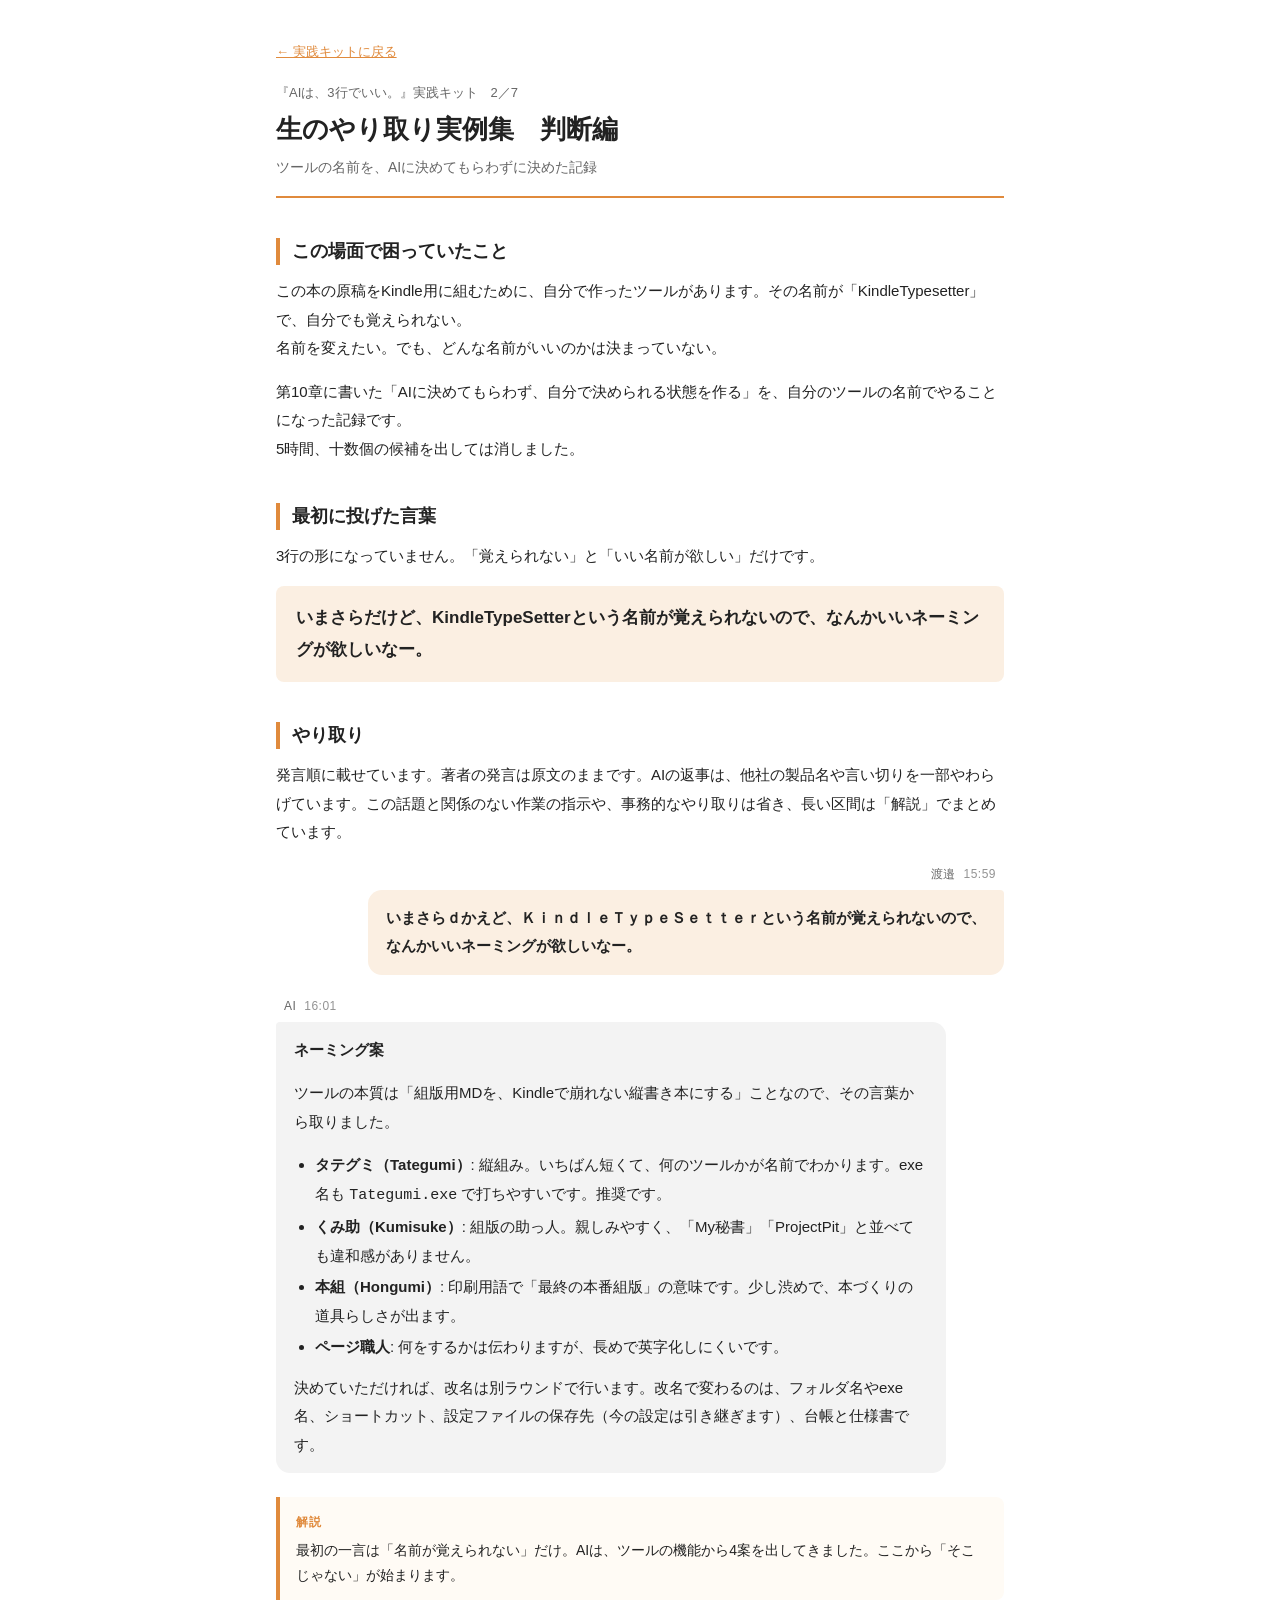
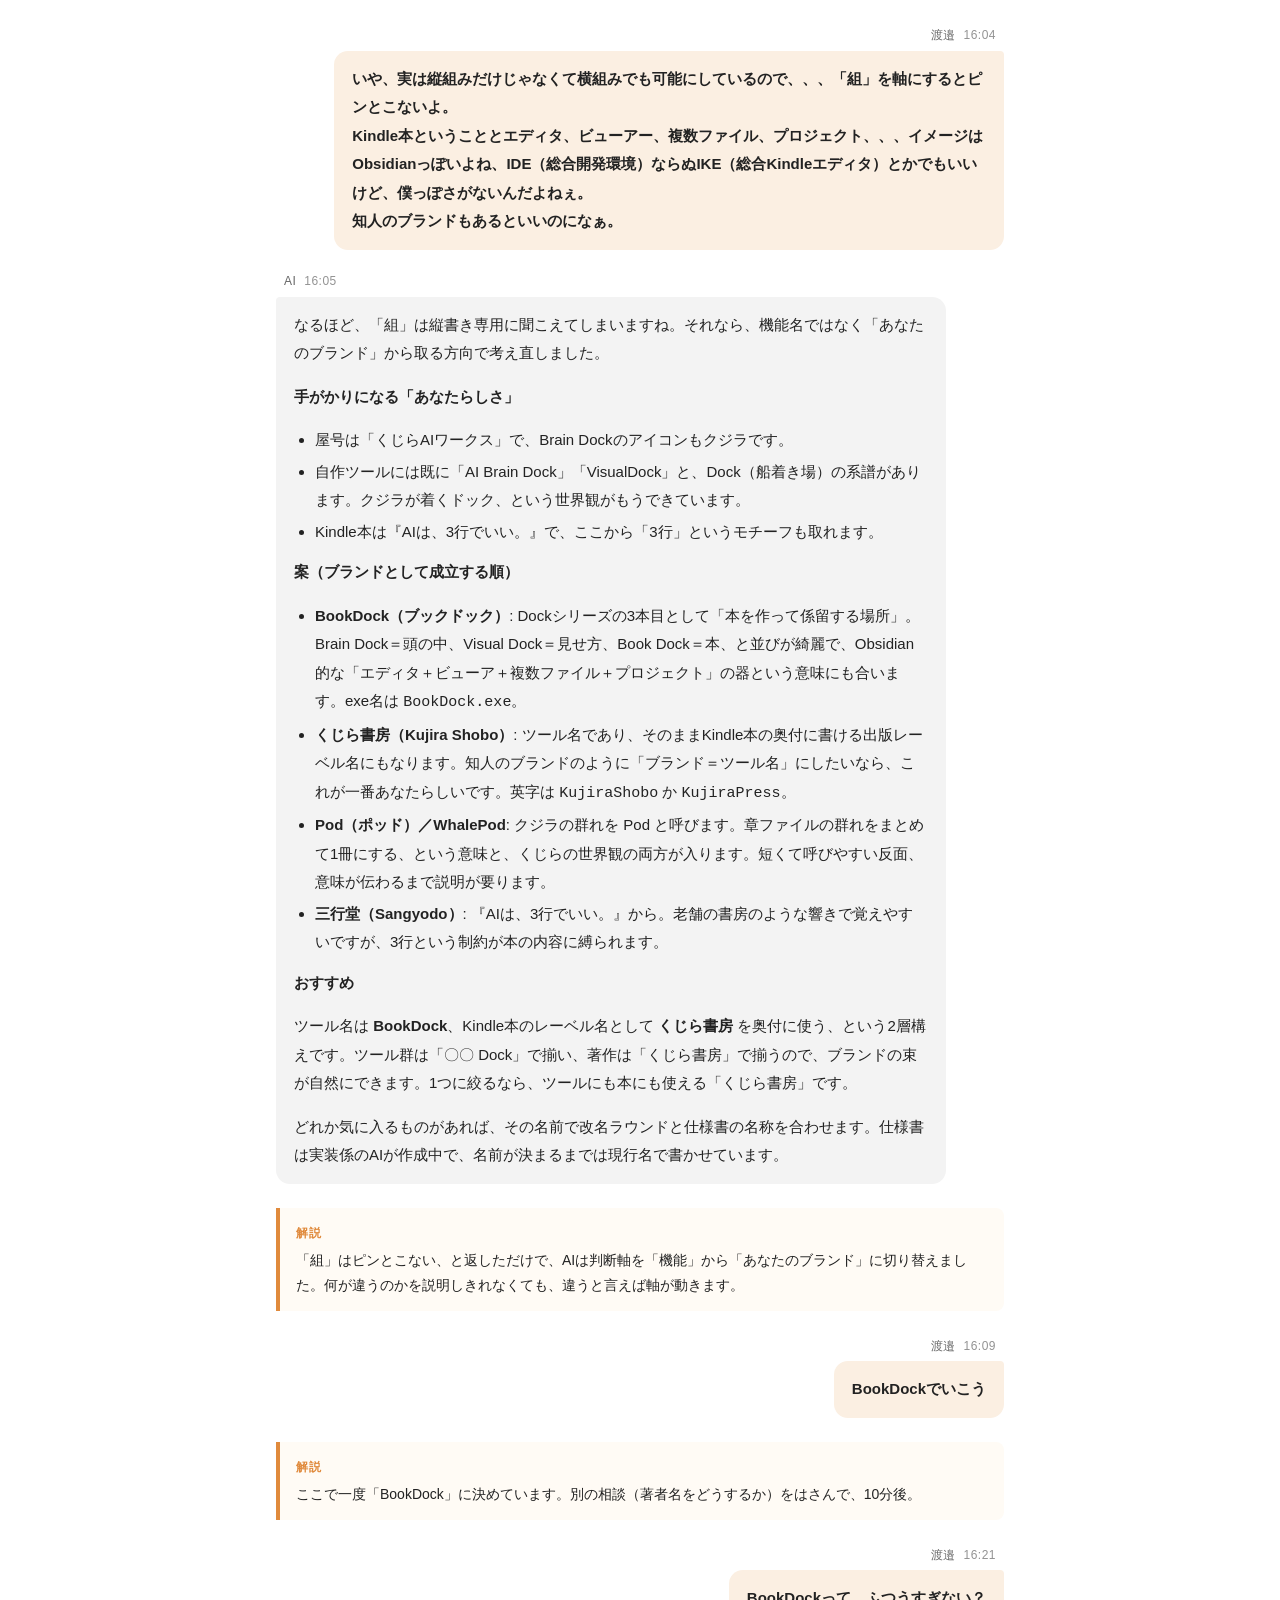
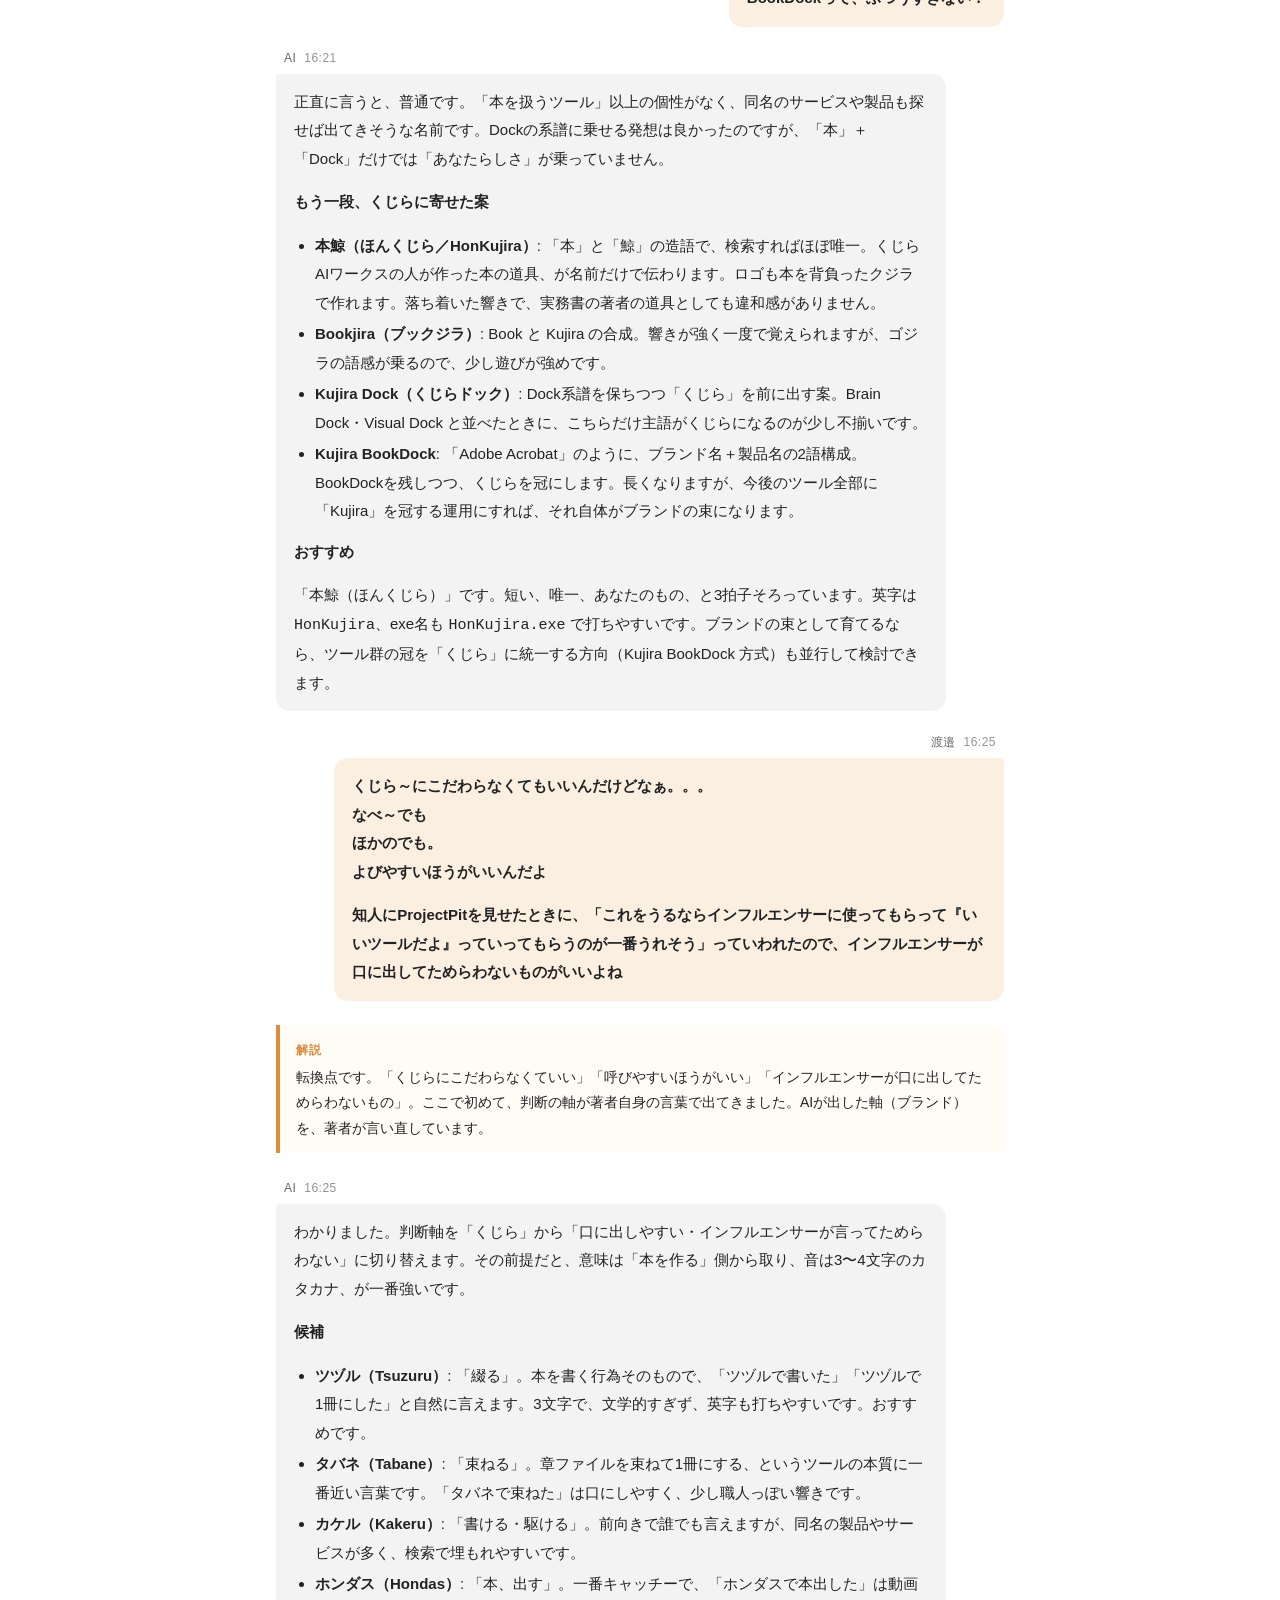
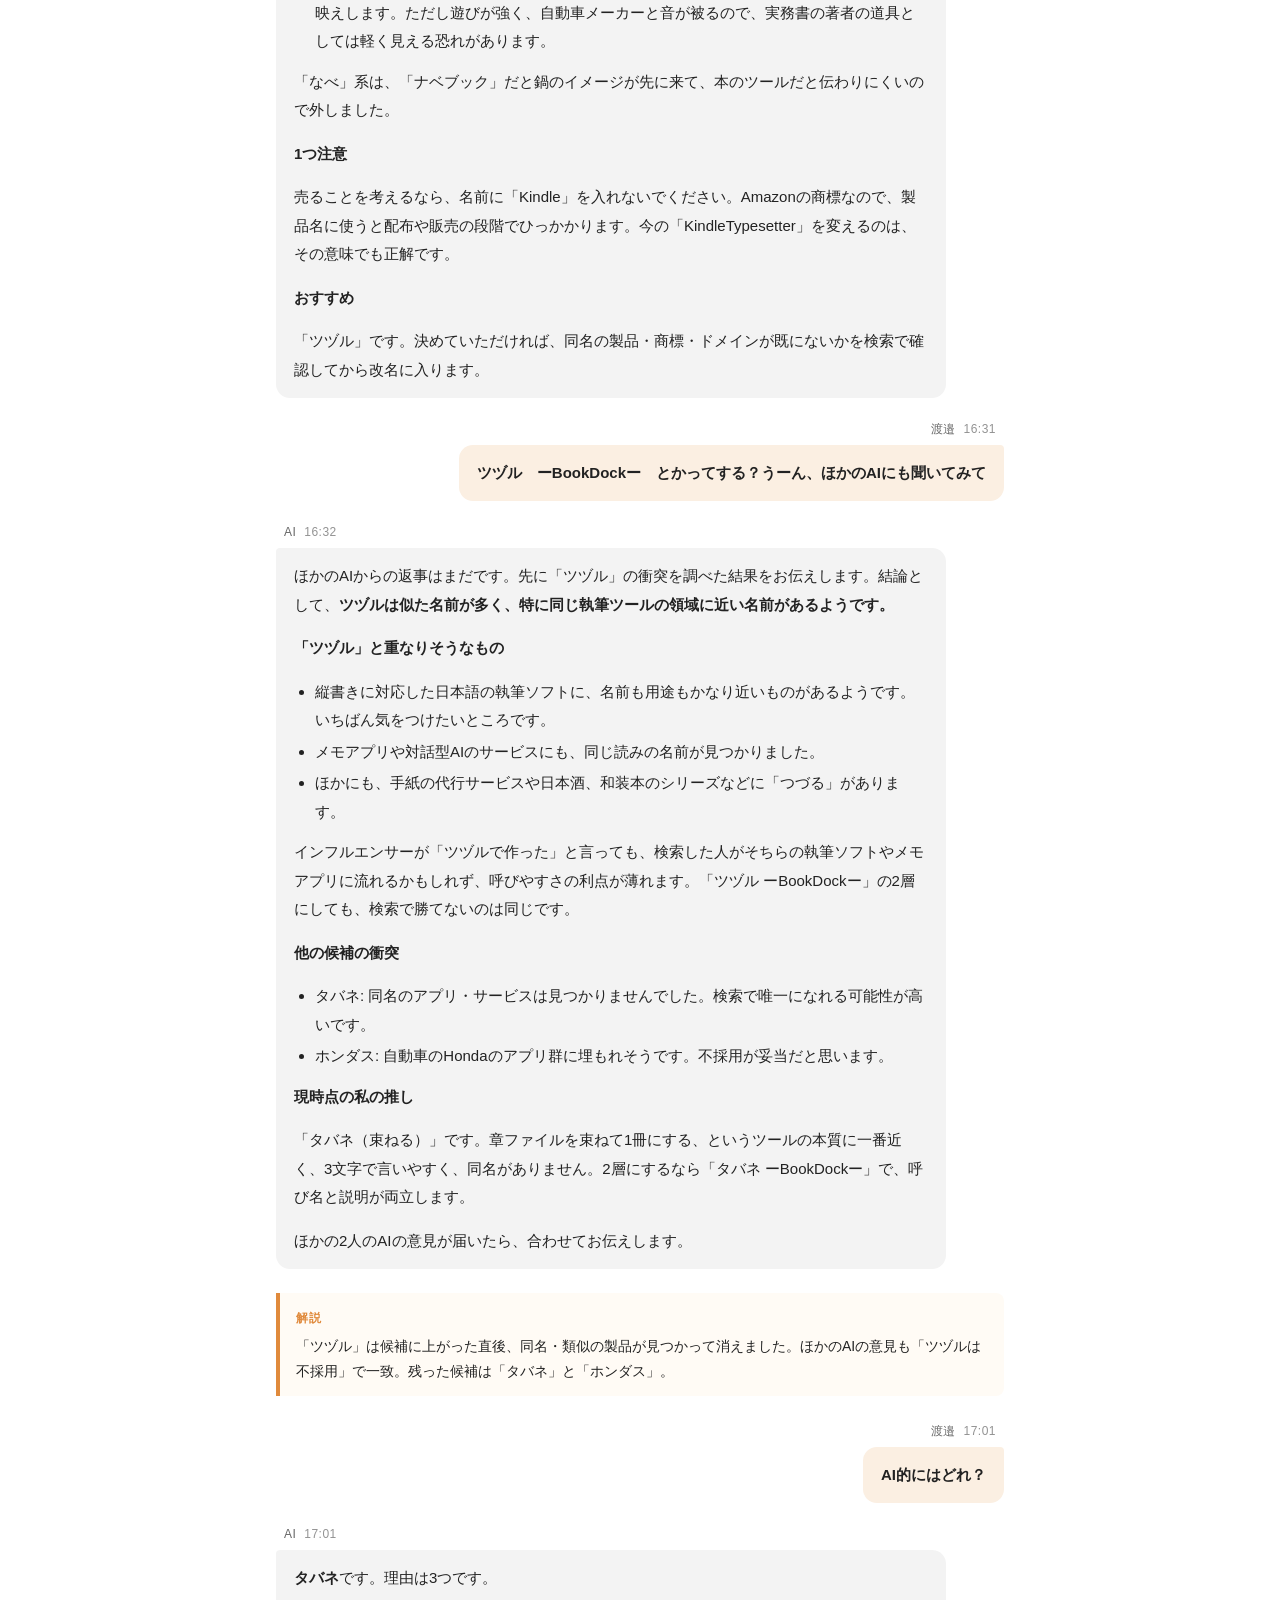
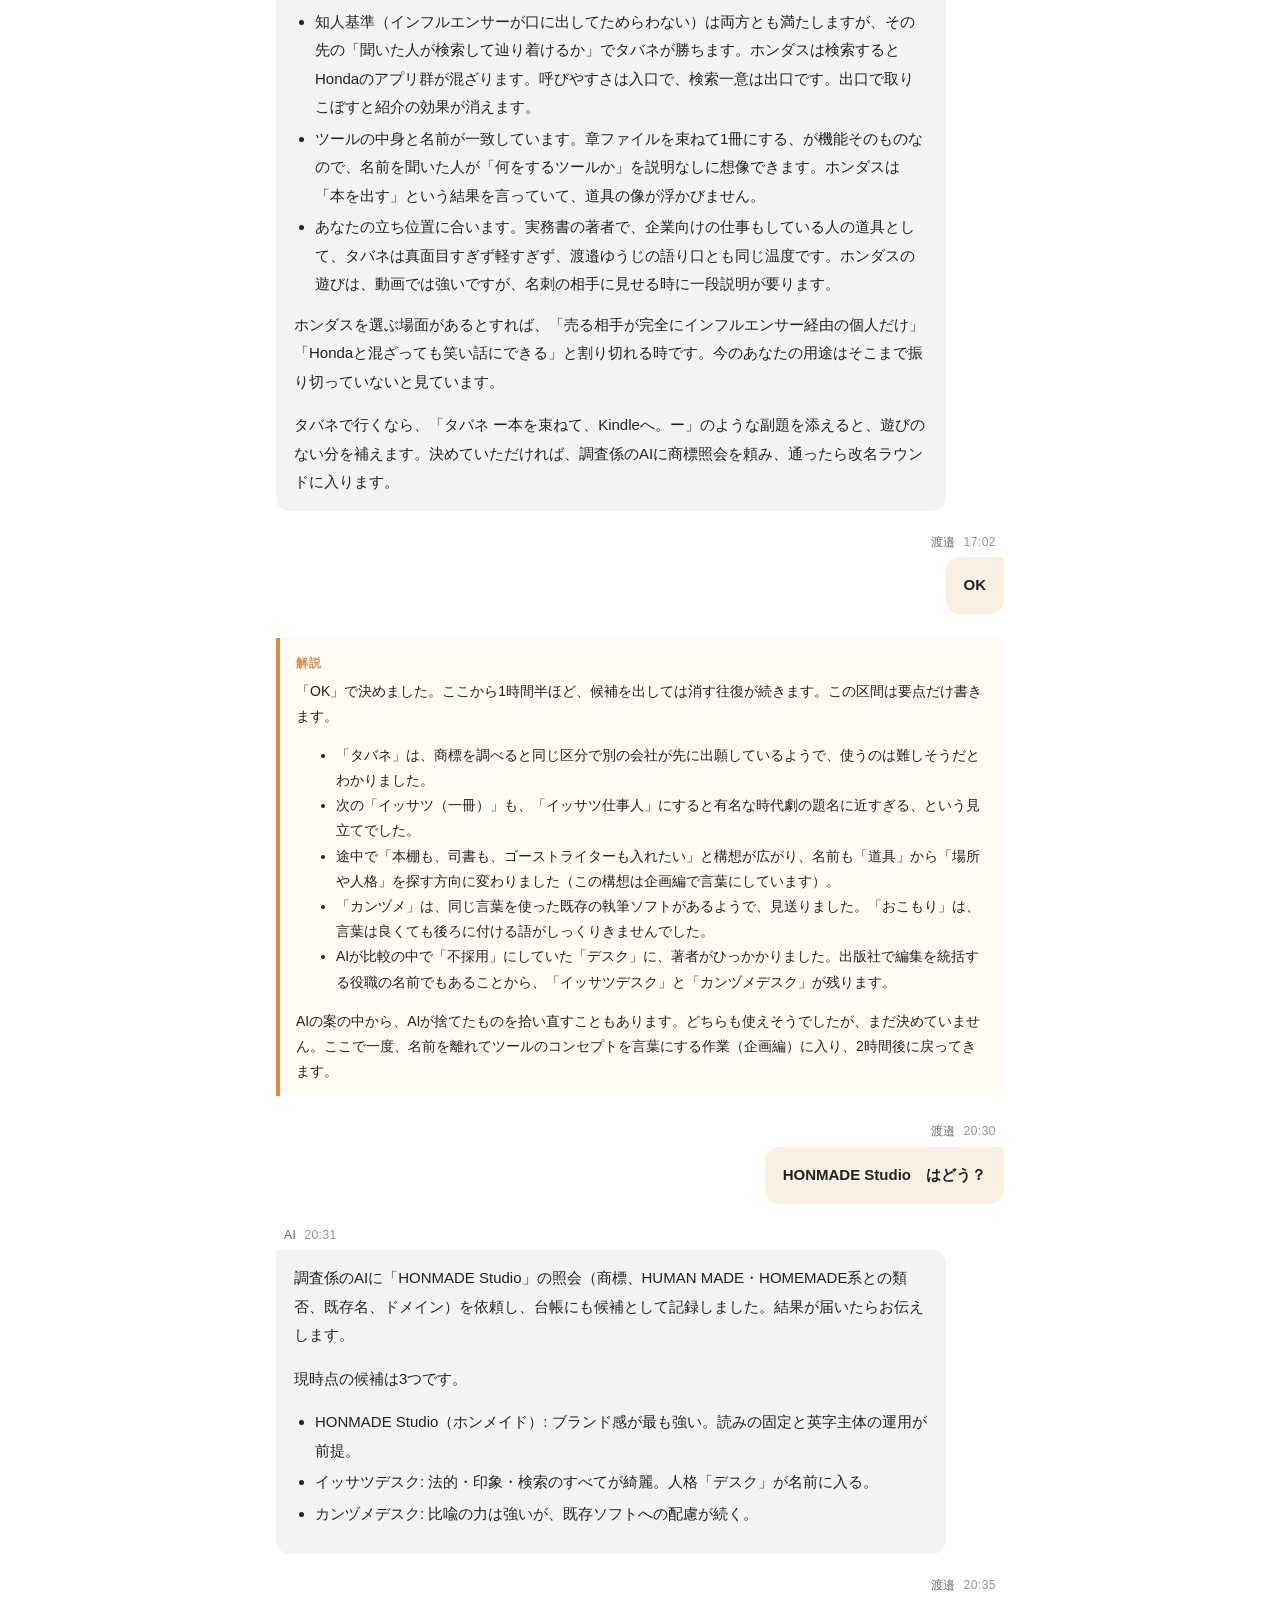
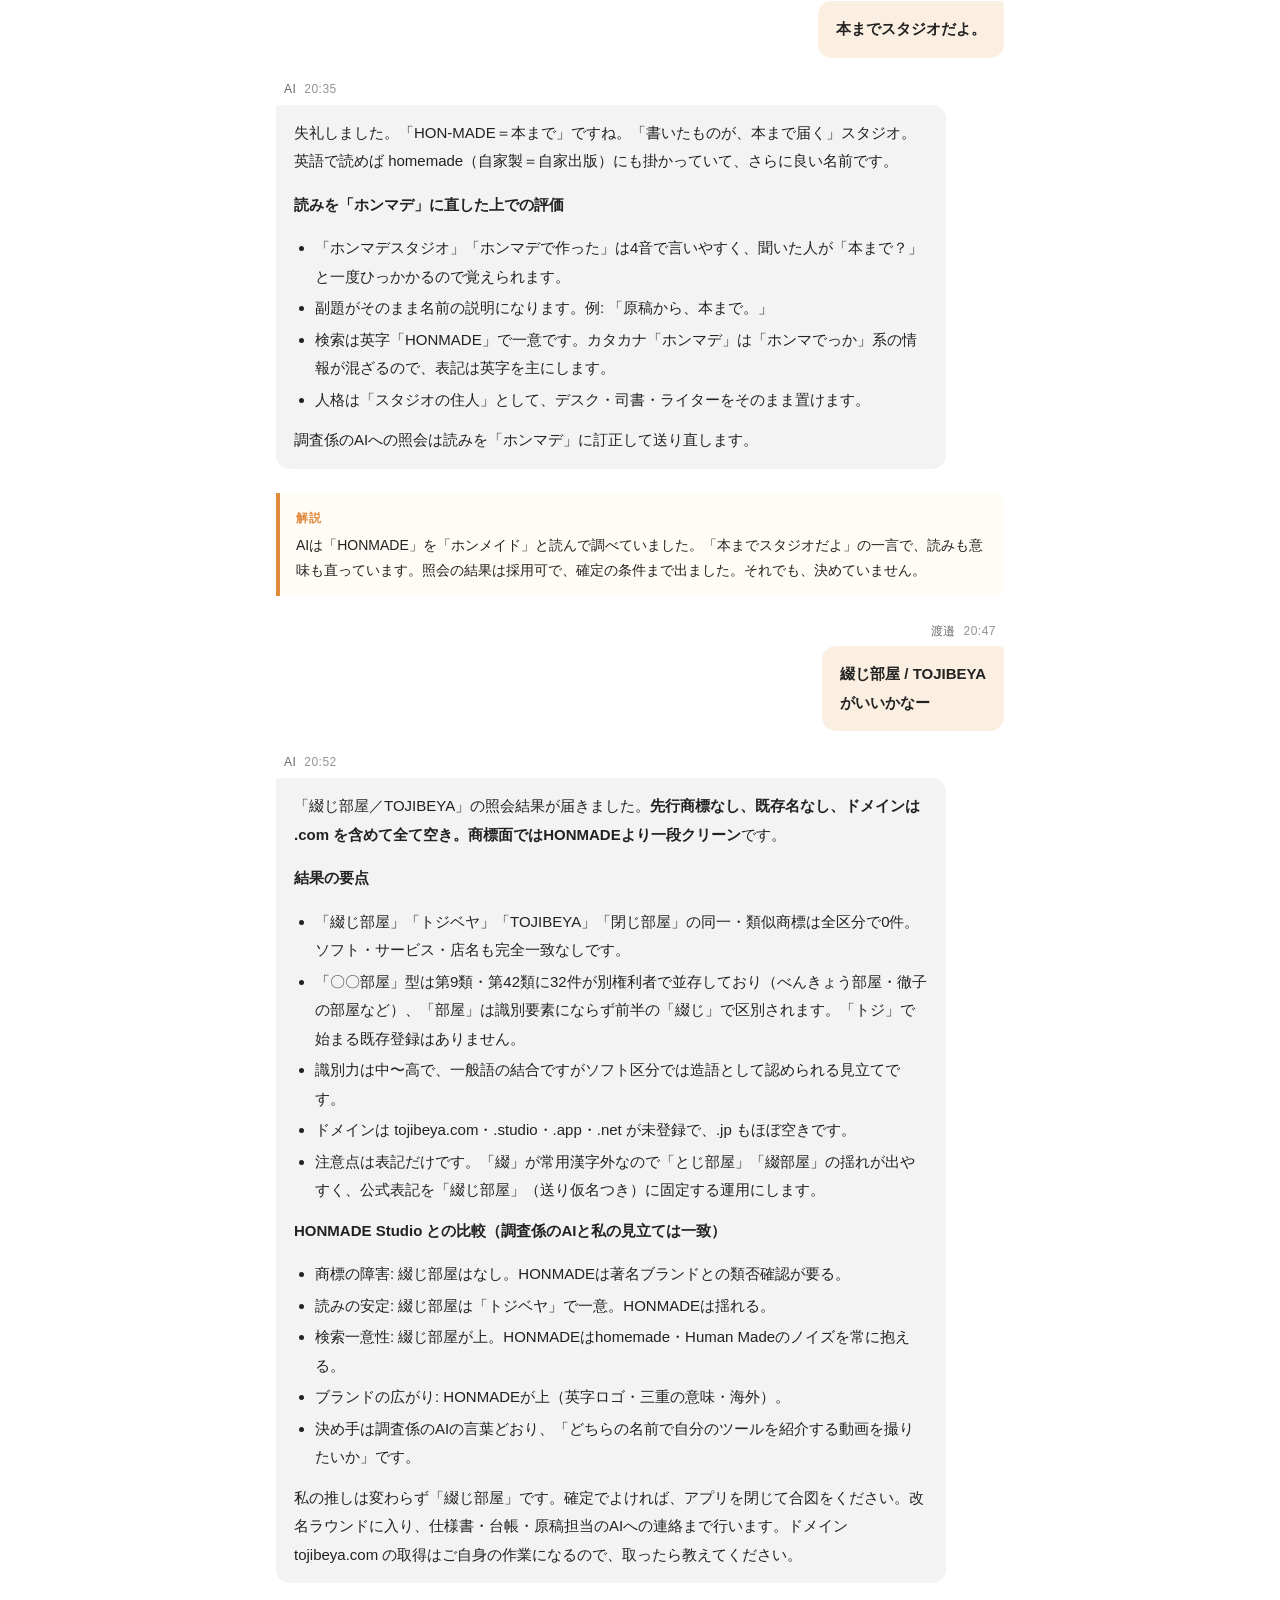
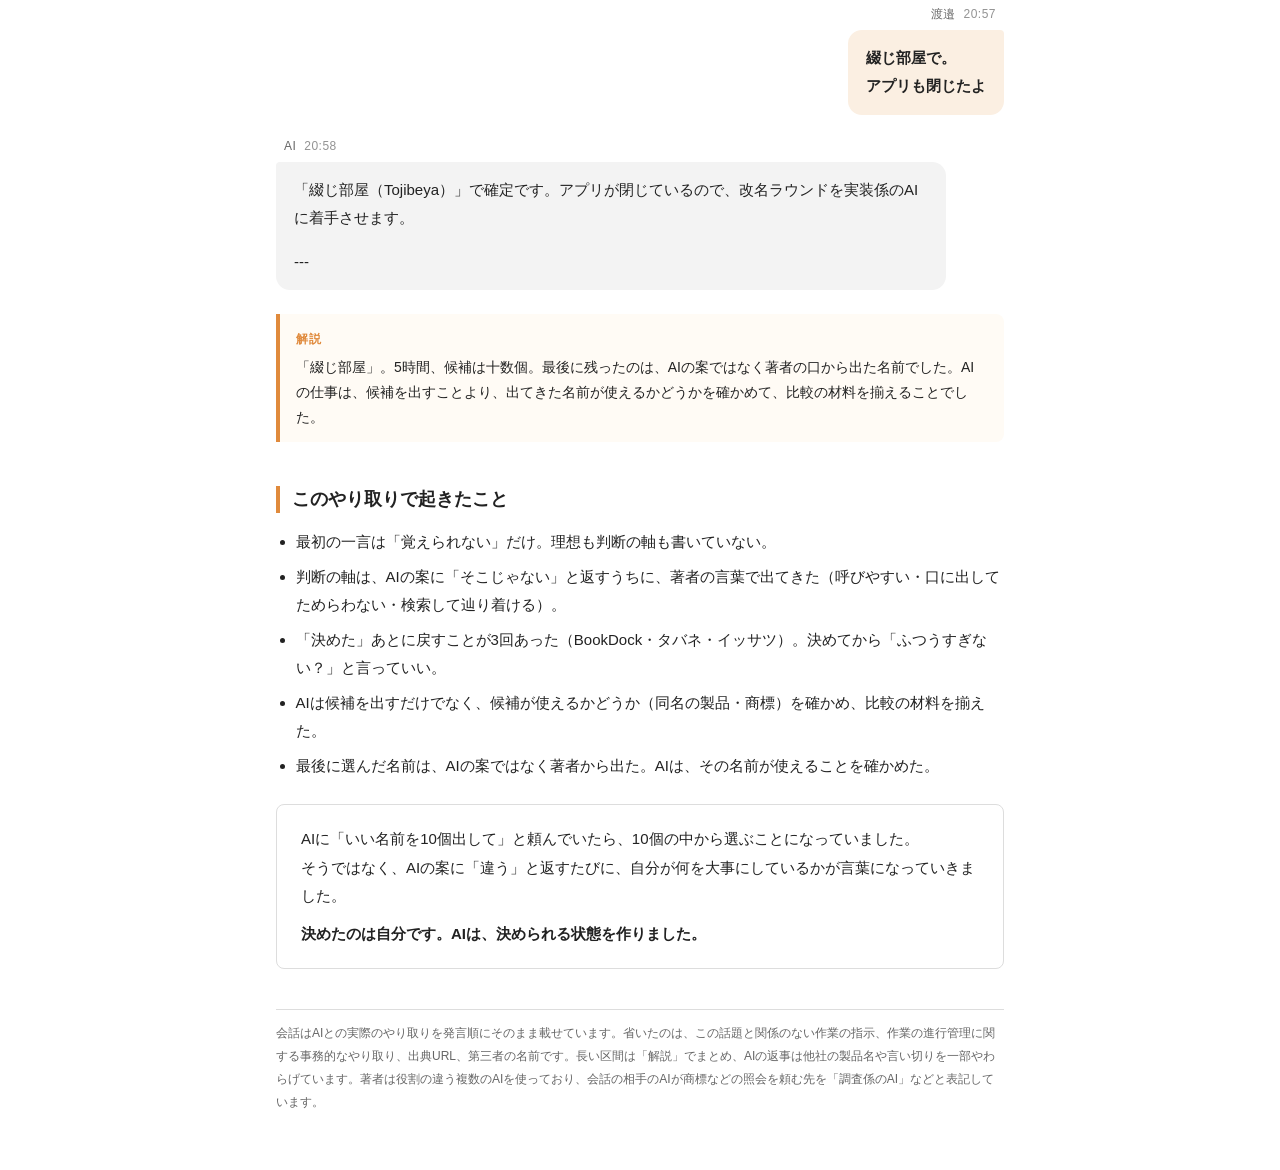
<file: book/aiwa3gyodeii/handan.html>
<!doctype html>
<html lang="ja"><head><meta charset="utf-8"><meta name="viewport" content="width=device-width, initial-scale=1">
<meta name="robots" content="noindex, nofollow">
<title>実例集 判断編</title><style>:root{
  --bg:#ffffff; --fg:#222222; --muted:#666666;
  --accent:#E08A3C; --accent-soft:#FBEFE2;
  --ai-bg:#F3F3F3; --me-bg:#FBEFE2; --line:#DDDDDD;
  --note-bg:#FFFBF5; --note-border:#E08A3C;
}
@media (prefers-color-scheme: dark){
  :root:not([data-theme="light"]){
    --bg:#1B1B1B; --fg:#EDEDED; --muted:#A8A8A8;
    --accent:#E8A05C; --accent-soft:#3A2A1C;
    --ai-bg:#2A2A2A; --me-bg:#3A2A1C; --line:#444444;
    --note-bg:#262320; --note-border:#E8A05C;
  }
}
:root[data-theme="dark"]{
  --bg:#1B1B1B; --fg:#EDEDED; --muted:#A8A8A8;
  --accent:#E8A05C; --accent-soft:#3A2A1C;
  --ai-bg:#2A2A2A; --me-bg:#3A2A1C; --line:#444444;
  --note-bg:#262320; --note-border:#E8A05C;
}
*{box-sizing:border-box}
html{-webkit-text-size-adjust:100%}
body{
  margin:0; background:var(--bg); color:var(--fg);
  font-family:"Hiragino Sans","Hiragino Kaku Gothic ProN","Yu Gothic","BIZ UDPGothic","Noto Sans JP",sans-serif;
  font-size:15px; line-height:1.9; font-feature-settings:"palt";
}
.page{max-width:760px; margin:0 auto; padding:40px 16px 64px}
header{border-bottom:2px solid var(--accent); padding-bottom:16px; margin-bottom:32px}
.kicker{color:var(--muted); font-size:13px; margin:0 0 6px}
h1{font-size:26px; line-height:1.4; margin:0 0 6px}
.sub{color:var(--muted); font-size:14px; margin:0}
h2{font-size:18px; margin:40px 0 12px; padding-left:12px; border-left:4px solid var(--accent); line-height:1.5}
p{margin:0 0 1em}
.lead{font-size:15px}
.first{
  background:var(--accent-soft); border-radius:8px; padding:16px 20px; margin:12px 0 8px;
  font-size:17px; font-weight:700;
}
.chat{display:flex; flex-direction:column; gap:20px; margin:16px 0}
.msg{display:flex; flex-direction:column; max-width:92%}
.msg .who{font-size:12px; color:var(--muted); margin:0 0 4px 8px; letter-spacing:.04em}
.msg .bubble{border-radius:14px; padding:14px 18px}
.msg .bubble p:last-child{margin-bottom:0}
.msg.ai{align-self:flex-start}
.msg.ai .bubble{background:var(--ai-bg); border-top-left-radius:4px}
.msg.me{align-self:flex-end; align-items:flex-end}
.msg.me .who{margin:0 8px 4px 0}
.msg.me .bubble{background:var(--me-bg); border-top-right-radius:4px; font-weight:600}
.bubble ul,.bubble ol{margin:.4em 0 .8em; padding-left:1.4em}
.bubble li{margin:.2em 0}
.bubble strong{font-weight:700}
.note{
  background:var(--note-bg); border-left:4px solid var(--note-border);
  border-radius:0 8px 8px 0; padding:12px 16px; margin:4px 0 4px;
  font-size:14px; line-height:1.8;
}
.note .label{display:inline-block; font-size:12px; font-weight:700; color:var(--accent); letter-spacing:.06em; margin-bottom:4px}
.note p:last-child{margin-bottom:0}
.summary ul{padding-left:1.3em}
.summary li{margin:.4em 0}
.close{
  margin-top:24px; padding:20px 24px; border:1px solid var(--line); border-radius:8px;
}
.close p{margin:0 0 .6em}
.close p:last-child{margin:0; font-weight:700}
footer{margin-top:40px; color:var(--muted); font-size:12px; border-top:1px solid var(--line); padding-top:12px}
@media print{
  body{font-size:11.5pt}
  .page{max-width:none; padding:0}
  .msg{max-width:100%}
  h2{break-after:avoid}
  .msg,.note{break-inside:avoid}
  @page{size:A4; margin:18mm 16mm}
}
.msg .who .t{margin-left:8px; font-weight:400; opacity:.7}
.bubble ul,.bubble ol{margin:.4em 0 .8em}
</style><script data-goatcounter="https://kujiraaiworks.goatcounter.com/count" async src="//gc.zgo.at/count.js"></script></head><body><div class="page">
<p style="margin:0 0 16px;font-size:13px"><a href="./#examples" style="color:var(--accent)">← 実践キットに戻る</a></p>
<header><p class="kicker">『AIは、3行でいい。』実践キット　2／7</p><h1>生のやり取り実例集　判断編</h1><p class="sub">ツールの名前を、AIに決めてもらわずに決めた記録</p></header>
<h2>この場面で困っていたこと</h2><p>この本の原稿をKindle用に組むために、自分で作ったツールがあります。その名前が「KindleTypesetter」で、自分でも覚えられない。<br>名前を変えたい。でも、どんな名前がいいのかは決まっていない。</p>
<p>第10章に書いた「AIに決めてもらわず、自分で決められる状態を作る」を、自分のツールの名前でやることになった記録です。<br>5時間、十数個の候補を出しては消しました。</p>
<h2>最初に投げた言葉</h2><p>3行の形になっていません。「覚えられない」と「いい名前が欲しい」だけです。</p><div class="first">いまさらだけど、KindleTypeSetterという名前が覚えられないので、なんかいいネーミングが欲しいなー。</div>
<h2>やり取り</h2><p>発言順に載せています。著者の発言は原文のままです。AIの返事は、他社の製品名や言い切りを一部やわらげています。この話題と関係のない作業の指示や、事務的なやり取りは省き、長い区間は「解説」でまとめています。</p>
<div class="chat">
<div class="msg me"><div class="who">渡邉<span class="t">15:59</span></div><div class="bubble"><p>いまさらｄかえど、ＫｉｎｄｌｅＴｙｐｅＳｅｔｔｅｒという名前が覚えられないので、<br>なんかいいネーミングが欲しいなー。</p></div></div>
<div class="msg ai"><div class="who">AI<span class="t">16:01</span></div><div class="bubble"><p><strong>ネーミング案</strong></p>
<p>ツールの本質は「組版用MDを、Kindleで崩れない縦書き本にする」ことなので、その言葉から取りました。</p>
<ul><li><strong>タテグミ（Tategumi）</strong>: 縦組み。いちばん短くて、何のツールかが名前でわかります。exe名も <code>Tategumi.exe</code> で打ちやすいです。推奨です。</li><li><strong>くみ助（Kumisuke）</strong>: 組版の助っ人。親しみやすく、「My秘書」「ProjectPit」と並べても違和感がありません。</li><li><strong>本組（Hongumi）</strong>: 印刷用語で「最終の本番組版」の意味です。少し渋めで、本づくりの道具らしさが出ます。</li><li><strong>ページ職人</strong>: 何をするかは伝わりますが、長めで英字化しにくいです。</li></ul>
<p>決めていただければ、改名は別ラウンドで行います。改名で変わるのは、フォルダ名やexe名、ショートカット、設定ファイルの保存先（今の設定は引き継ぎます）、台帳と仕様書です。</p></div></div>
<div class="note"><span class="label">解説</span><p>最初の一言は「名前が覚えられない」だけ。AIは、ツールの機能から4案を出してきました。ここから「そこじゃない」が始まります。</p></div>
<div class="msg me"><div class="who">渡邉<span class="t">16:04</span></div><div class="bubble"><p>いや、実は縦組みだけじゃなくて横組みでも可能にしているので、、、「組」を軸にするとピンとこないよ。<br>Kindle本ということとエディタ、ビューアー、複数ファイル、プロジェクト、、、イメージはObsidianっぽいよね、IDE（総合開発環境）ならぬIKE（総合Kindleエディタ）とかでもいいけど、僕っぽさがないんだよねぇ。<br>知人のブランドもあるといいのになぁ。</p></div></div>
<div class="msg ai"><div class="who">AI<span class="t">16:05</span></div><div class="bubble"><p>なるほど、「組」は縦書き専用に聞こえてしまいますね。それなら、機能名ではなく「あなたのブランド」から取る方向で考え直しました。</p>
<p><strong>手がかりになる「あなたらしさ」</strong></p>
<ul><li>屋号は「くじらAIワークス」で、Brain Dockのアイコンもクジラです。</li><li>自作ツールには既に「AI Brain Dock」「VisualDock」と、Dock（船着き場）の系譜があります。クジラが着くドック、という世界観がもうできています。</li><li>Kindle本は『AIは、3行でいい。』で、ここから「3行」というモチーフも取れます。</li></ul>
<p><strong>案（ブランドとして成立する順）</strong></p>
<ul><li><strong>BookDock（ブックドック）</strong>: Dockシリーズの3本目として「本を作って係留する場所」。Brain Dock＝頭の中、Visual Dock＝見せ方、Book Dock＝本、と並びが綺麗で、Obsidian的な「エディタ＋ビューア＋複数ファイル＋プロジェクト」の器という意味にも合います。exe名は <code>BookDock.exe</code>。</li><li><strong>くじら書房（Kujira Shobo）</strong>: ツール名であり、そのままKindle本の奥付に書ける出版レーベル名にもなります。知人のブランドのように「ブランド＝ツール名」にしたいなら、これが一番あなたらしいです。英字は <code>KujiraShobo</code> か <code>KujiraPress</code>。</li><li><strong>Pod（ポッド）／WhalePod</strong>: クジラの群れを Pod と呼びます。章ファイルの群れをまとめて1冊にする、という意味と、くじらの世界観の両方が入ります。短くて呼びやすい反面、意味が伝わるまで説明が要ります。</li><li><strong>三行堂（Sangyodo）</strong>: 『AIは、3行でいい。』から。老舗の書房のような響きで覚えやすいですが、3行という制約が本の内容に縛られます。</li></ul>
<p><strong>おすすめ</strong></p>
<p>ツール名は <strong>BookDock</strong>、Kindle本のレーベル名として <strong>くじら書房</strong> を奥付に使う、という2層構えです。ツール群は「〇〇 Dock」で揃い、著作は「くじら書房」で揃うので、ブランドの束が自然にできます。1つに絞るなら、ツールにも本にも使える「くじら書房」です。</p>
<p>どれか気に入るものがあれば、その名前で改名ラウンドと仕様書の名称を合わせます。仕様書は実装係のAIが作成中で、名前が決まるまでは現行名で書かせています。</p></div></div>
<div class="note"><span class="label">解説</span><p>「組」はピンとこない、と返しただけで、AIは判断軸を「機能」から「あなたのブランド」に切り替えました。何が違うのかを説明しきれなくても、違うと言えば軸が動きます。</p></div>
<div class="msg me"><div class="who">渡邉<span class="t">16:09</span></div><div class="bubble"><p>BookDockでいこう</p></div></div>
<div class="note"><span class="label">解説</span><p>ここで一度「BookDock」に決めています。別の相談（著者名をどうするか）をはさんで、10分後。</p></div>
<div class="msg me"><div class="who">渡邉<span class="t">16:21</span></div><div class="bubble"><p>BookDockって、ふつうすぎない？</p></div></div>
<div class="msg ai"><div class="who">AI<span class="t">16:21</span></div><div class="bubble"><p>正直に言うと、普通です。「本を扱うツール」以上の個性がなく、同名のサービスや製品も探せば出てきそうな名前です。Dockの系譜に乗せる発想は良かったのですが、「本」＋「Dock」だけでは「あなたらしさ」が乗っていません。</p>
<p><strong>もう一段、くじらに寄せた案</strong></p>
<ul><li><strong>本鯨（ほんくじら／HonKujira）</strong>: 「本」と「鯨」の造語で、検索すればほぼ唯一。くじらAIワークスの人が作った本の道具、が名前だけで伝わります。ロゴも本を背負ったクジラで作れます。落ち着いた響きで、実務書の著者の道具としても違和感がありません。</li><li><strong>Bookjira（ブックジラ）</strong>: Book と Kujira の合成。響きが強く一度で覚えられますが、ゴジラの語感が乗るので、少し遊びが強めです。</li><li><strong>Kujira Dock（くじらドック）</strong>: Dock系譜を保ちつつ「くじら」を前に出す案。Brain Dock・Visual Dock と並べたときに、こちらだけ主語がくじらになるのが少し不揃いです。</li><li><strong>Kujira BookDock</strong>: 「Adobe Acrobat」のように、ブランド名＋製品名の2語構成。BookDockを残しつつ、くじらを冠にします。長くなりますが、今後のツール全部に「Kujira」を冠する運用にすれば、それ自体がブランドの束になります。</li></ul>
<p><strong>おすすめ</strong></p>
<p>「本鯨（ほんくじら）」です。短い、唯一、あなたのもの、と3拍子そろっています。英字は <code>HonKujira</code>、exe名も <code>HonKujira.exe</code> で打ちやすいです。ブランドの束として育てるなら、ツール群の冠を「くじら」に統一する方向（Kujira BookDock 方式）も並行して検討できます。</p></div></div>
<div class="msg me"><div class="who">渡邉<span class="t">16:25</span></div><div class="bubble"><p>くじら～にこだわらなくてもいいんだけどなぁ。。。<br>なべ～でも<br>ほかのでも。<br>よびやすいほうがいいんだよ</p>
<p>知人にProjectPitを見せたときに、「これをうるならインフルエンサーに使ってもらって『いいツールだよ』っていってもらうのが一番うれそう」っていわれたので、インフルエンサーが口に出してためらわないものがいいよね</p></div></div>
<div class="note"><span class="label">解説</span><p>転換点です。「くじらにこだわらなくていい」「呼びやすいほうがいい」「インフルエンサーが口に出してためらわないもの」。ここで初めて、判断の軸が著者自身の言葉で出てきました。AIが出した軸（ブランド）を、著者が言い直しています。</p></div>
<div class="msg ai"><div class="who">AI<span class="t">16:25</span></div><div class="bubble"><p>わかりました。判断軸を「くじら」から「口に出しやすい・インフルエンサーが言ってためらわない」に切り替えます。その前提だと、意味は「本を作る」側から取り、音は3〜4文字のカタカナ、が一番強いです。</p>
<p><strong>候補</strong></p>
<ul><li><strong>ツヅル（Tsuzuru）</strong>: 「綴る」。本を書く行為そのもので、「ツヅルで書いた」「ツヅルで1冊にした」と自然に言えます。3文字で、文学的すぎず、英字も打ちやすいです。おすすめです。</li><li><strong>タバネ（Tabane）</strong>: 「束ねる」。章ファイルを束ねて1冊にする、というツールの本質に一番近い言葉です。「タバネで束ねた」は口にしやすく、少し職人っぽい響きです。</li><li><strong>カケル（Kakeru）</strong>: 「書ける・駆ける」。前向きで誰でも言えますが、同名の製品やサービスが多く、検索で埋もれやすいです。</li><li><strong>ホンダス（Hondas）</strong>: 「本、出す」。一番キャッチーで、「ホンダスで本出した」は動画映えします。ただし遊びが強く、自動車メーカーと音が被るので、実務書の著者の道具としては軽く見える恐れがあります。</li></ul>
<p>「なべ」系は、「ナベブック」だと鍋のイメージが先に来て、本のツールだと伝わりにくいので外しました。</p>
<p><strong>1つ注意</strong></p>
<p>売ることを考えるなら、名前に「Kindle」を入れないでください。Amazonの商標なので、製品名に使うと配布や販売の段階でひっかかります。今の「KindleTypesetter」を変えるのは、その意味でも正解です。</p>
<p><strong>おすすめ</strong></p>
<p>「ツヅル」です。決めていただければ、同名の製品・商標・ドメインが既にないかを検索で確認してから改名に入ります。</p></div></div>
<div class="msg me"><div class="who">渡邉<span class="t">16:31</span></div><div class="bubble"><p>ツヅル　ーBookDockー　とかってする？うーん、ほかのAIにも聞いてみて</p></div></div>
<div class="msg ai"><div class="who">AI<span class="t">16:32</span></div><div class="bubble"><p>ほかのAIからの返事はまだです。先に「ツヅル」の衝突を調べた結果をお伝えします。結論として、<strong>ツヅルは似た名前が多く、特に同じ執筆ツールの領域に近い名前があるようです。</strong></p>
<p><strong>「ツヅル」と重なりそうなもの</strong></p>
<ul><li>縦書きに対応した日本語の執筆ソフトに、名前も用途もかなり近いものがあるようです。いちばん気をつけたいところです。</li><li>メモアプリや対話型AIのサービスにも、同じ読みの名前が見つかりました。</li><li>ほかにも、手紙の代行サービスや日本酒、和装本のシリーズなどに「つづる」があります。</li></ul>
<p>インフルエンサーが「ツヅルで作った」と言っても、検索した人がそちらの執筆ソフトやメモアプリに流れるかもしれず、呼びやすさの利点が薄れます。「ツヅル ーBookDockー」の2層にしても、検索で勝てないのは同じです。</p>
<p><strong>他の候補の衝突</strong></p>
<ul><li>タバネ: 同名のアプリ・サービスは見つかりませんでした。検索で唯一になれる可能性が高いです。</li><li>ホンダス: 自動車のHondaのアプリ群に埋もれそうです。不採用が妥当だと思います。</li></ul>
<p><strong>現時点の私の推し</strong></p>
<p>「タバネ（束ねる）」です。章ファイルを束ねて1冊にする、というツールの本質に一番近く、3文字で言いやすく、同名がありません。2層にするなら「タバネ ーBookDockー」で、呼び名と説明が両立します。</p>
<p>ほかの2人のAIの意見が届いたら、合わせてお伝えします。</p></div></div>
<div class="note"><span class="label">解説</span><p>「ツヅル」は候補に上がった直後、同名・類似の製品が見つかって消えました。ほかのAIの意見も「ツヅルは不採用」で一致。残った候補は「タバネ」と「ホンダス」。</p></div>
<div class="msg me"><div class="who">渡邉<span class="t">17:01</span></div><div class="bubble"><p>AI的にはどれ？</p></div></div>
<div class="msg ai"><div class="who">AI<span class="t">17:01</span></div><div class="bubble"><p><strong>タバネ</strong>です。理由は3つです。</p>
<ul><li>知人基準（インフルエンサーが口に出してためらわない）は両方とも満たしますが、その先の「聞いた人が検索して辿り着けるか」でタバネが勝ちます。ホンダスは検索するとHondaのアプリ群が混ざります。呼びやすさは入口で、検索一意は出口です。出口で取りこぼすと紹介の効果が消えます。</li><li>ツールの中身と名前が一致しています。章ファイルを束ねて1冊にする、が機能そのものなので、名前を聞いた人が「何をするツールか」を説明なしに想像できます。ホンダスは「本を出す」という結果を言っていて、道具の像が浮かびません。</li><li>あなたの立ち位置に合います。実務書の著者で、企業向けの仕事もしている人の道具として、タバネは真面目すぎず軽すぎず、渡邉ゆうじの語り口とも同じ温度です。ホンダスの遊びは、動画では強いですが、名刺の相手に見せる時に一段説明が要ります。</li></ul>
<p>ホンダスを選ぶ場面があるとすれば、「売る相手が完全にインフルエンサー経由の個人だけ」「Hondaと混ざっても笑い話にできる」と割り切れる時です。今のあなたの用途はそこまで振り切っていないと見ています。</p>
<p>タバネで行くなら、「タバネ ー本を束ねて、Kindleへ。ー」のような副題を添えると、遊びのない分を補えます。決めていただければ、調査係のAIに商標照会を頼み、通ったら改名ラウンドに入ります。</p></div></div>
<div class="msg me"><div class="who">渡邉<span class="t">17:02</span></div><div class="bubble"><p>OK</p></div></div>
<div class="note"><span class="label">解説</span><p>「OK」で決めました。ここから1時間半ほど、候補を出しては消す往復が続きます。この区間は要点だけ書きます。</p><ul><li>「タバネ」は、商標を調べると同じ区分で別の会社が先に出願しているようで、使うのは難しそうだとわかりました。</li><li>次の「イッサツ（一冊）」も、「イッサツ仕事人」にすると有名な時代劇の題名に近すぎる、という見立てでした。</li><li>途中で「本棚も、司書も、ゴーストライターも入れたい」と構想が広がり、名前も「道具」から「場所や人格」を探す方向に変わりました（この構想は企画編で言葉にしています）。</li><li>「カンヅメ」は、同じ言葉を使った既存の執筆ソフトがあるようで、見送りました。「おこもり」は、言葉は良くても後ろに付ける語がしっくりきませんでした。</li><li>AIが比較の中で「不採用」にしていた「デスク」に、著者がひっかかりました。出版社で編集を統括する役職の名前でもあることから、「イッサツデスク」と「カンヅメデスク」が残ります。</li></ul><p>AIの案の中から、AIが捨てたものを拾い直すこともあります。どちらも使えそうでしたが、まだ決めていません。ここで一度、名前を離れてツールのコンセプトを言葉にする作業（企画編）に入り、2時間後に戻ってきます。</p></div>
<div class="msg me"><div class="who">渡邉<span class="t">20:30</span></div><div class="bubble"><p>HONMADE Studio　はどう？</p></div></div>
<div class="msg ai"><div class="who">AI<span class="t">20:31</span></div><div class="bubble"><p>調査係のAIに「HONMADE Studio」の照会（商標、HUMAN MADE・HOMEMADE系との類否、既存名、ドメイン）を依頼し、台帳にも候補として記録しました。結果が届いたらお伝えします。</p>
<p>現時点の候補は3つです。</p>
<ul><li>HONMADE Studio（ホンメイド）: ブランド感が最も強い。読みの固定と英字主体の運用が前提。</li><li>イッサツデスク: 法的・印象・検索のすべてが綺麗。人格「デスク」が名前に入る。</li><li>カンヅメデスク: 比喩の力は強いが、既存ソフトへの配慮が続く。</li></ul></div></div>
<div class="msg me"><div class="who">渡邉<span class="t">20:35</span></div><div class="bubble"><p>本までスタジオだよ。</p></div></div>
<div class="msg ai"><div class="who">AI<span class="t">20:35</span></div><div class="bubble"><p>失礼しました。「HON-MADE＝本まで」ですね。「書いたものが、本まで届く」スタジオ。英語で読めば homemade（自家製＝自家出版）にも掛かっていて、さらに良い名前です。</p>
<p><strong>読みを「ホンマデ」に直した上での評価</strong></p>
<ul><li>「ホンマデスタジオ」「ホンマデで作った」は4音で言いやすく、聞いた人が「本まで？」と一度ひっかかるので覚えられます。</li><li>副題がそのまま名前の説明になります。例: 「原稿から、本まで。」</li><li>検索は英字「HONMADE」で一意です。カタカナ「ホンマデ」は「ホンマでっか」系の情報が混ざるので、表記は英字を主にします。</li><li>人格は「スタジオの住人」として、デスク・司書・ライターをそのまま置けます。</li></ul>
<p>調査係のAIへの照会は読みを「ホンマデ」に訂正して送り直します。</p></div></div>
<div class="note"><span class="label">解説</span><p>AIは「HONMADE」を「ホンメイド」と読んで調べていました。「本までスタジオだよ」の一言で、読みも意味も直っています。照会の結果は採用可で、確定の条件まで出ました。それでも、決めていません。</p></div>
<div class="msg me"><div class="who">渡邉<span class="t">20:47</span></div><div class="bubble"><p>綴じ部屋 / TOJIBEYA<br>がいいかなー</p></div></div>
<div class="msg ai"><div class="who">AI<span class="t">20:52</span></div><div class="bubble"><p>「綴じ部屋／TOJIBEYA」の照会結果が届きました。<strong>先行商標なし、既存名なし、ドメインは .com を含めて全て空き。商標面ではHONMADEより一段クリーン</strong>です。</p>
<p><strong>結果の要点</strong></p>
<ul><li>「綴じ部屋」「トジベヤ」「TOJIBEYA」「閉じ部屋」の同一・類似商標は全区分で0件。ソフト・サービス・店名も完全一致なしです。</li><li>「〇〇部屋」型は第9類・第42類に32件が別権利者で並存しており（べんきょう部屋・徹子の部屋など）、「部屋」は識別要素にならず前半の「綴じ」で区別されます。「トジ」で始まる既存登録はありません。</li><li>識別力は中〜高で、一般語の結合ですがソフト区分では造語として認められる見立てです。</li><li>ドメインは tojibeya.com・.studio・.app・.net が未登録で、.jp もほぼ空きです。</li><li>注意点は表記だけです。「綴」が常用漢字外なので「とじ部屋」「綴部屋」の揺れが出やすく、公式表記を「綴じ部屋」（送り仮名つき）に固定する運用にします。</li></ul>
<p><strong>HONMADE Studio との比較（調査係のAIと私の見立ては一致）</strong></p>
<ul><li>商標の障害: 綴じ部屋はなし。HONMADEは著名ブランドとの類否確認が要る。</li><li>読みの安定: 綴じ部屋は「トジベヤ」で一意。HONMADEは揺れる。</li><li>検索一意性: 綴じ部屋が上。HONMADEはhomemade・Human Madeのノイズを常に抱える。</li><li>ブランドの広がり: HONMADEが上（英字ロゴ・三重の意味・海外）。</li><li>決め手は調査係のAIの言葉どおり、「どちらの名前で自分のツールを紹介する動画を撮りたいか」です。</li></ul>
<p>私の推しは変わらず「綴じ部屋」です。確定でよければ、アプリを閉じて合図をください。改名ラウンドに入り、仕様書・台帳・原稿担当のAIへの連絡まで行います。ドメイン tojibeya.com の取得はご自身の作業になるので、取ったら教えてください。</p></div></div>
<div class="msg me"><div class="who">渡邉<span class="t">20:57</span></div><div class="bubble"><p>綴じ部屋で。<br>アプリも閉じたよ</p></div></div>
<div class="msg ai"><div class="who">AI<span class="t">20:58</span></div><div class="bubble"><p>「綴じ部屋（Tojibeya）」で確定です。アプリが閉じているので、改名ラウンドを実装係のAIに着手させます。</p>
<p>---</p></div></div>
<div class="note"><span class="label">解説</span><p>「綴じ部屋」。5時間、候補は十数個。最後に残ったのは、AIの案ではなく著者の口から出た名前でした。AIの仕事は、候補を出すことより、出てきた名前が使えるかどうかを確かめて、比較の材料を揃えることでした。</p></div>
</div>
<h2>このやり取りで起きたこと</h2><div class="summary"><ul><li>最初の一言は「覚えられない」だけ。理想も判断の軸も書いていない。</li><li>判断の軸は、AIの案に「そこじゃない」と返すうちに、著者の言葉で出てきた（呼びやすい・口に出してためらわない・検索して辿り着ける）。</li><li>「決めた」あとに戻すことが3回あった（BookDock・タバネ・イッサツ）。決めてから「ふつうすぎない？」と言っていい。</li><li>AIは候補を出すだけでなく、候補が使えるかどうか（同名の製品・商標）を確かめ、比較の材料を揃えた。</li><li>最後に選んだ名前は、AIの案ではなく著者から出た。AIは、その名前が使えることを確かめた。</li></ul></div>
<div class="close"><p>AIに「いい名前を10個出して」と頼んでいたら、10個の中から選ぶことになっていました。<br>そうではなく、AIの案に「違う」と返すたびに、自分が何を大事にしているかが言葉になっていきました。</p>
<p>決めたのは自分です。AIは、決められる状態を作りました。</p></div>
<footer>会話はAIとの実際のやり取りを発言順にそのまま載せています。省いたのは、この話題と関係のない作業の指示、作業の進行管理に関する事務的なやり取り、出典URL、第三者の名前です。長い区間は「解説」でまとめ、AIの返事は他社の製品名や言い切りを一部やわらげています。著者は役割の違う複数のAIを使っており、会話の相手のAIが商標などの照会を頼む先を「調査係のAI」などと表記しています。</footer>
</div></body></html>
</file>
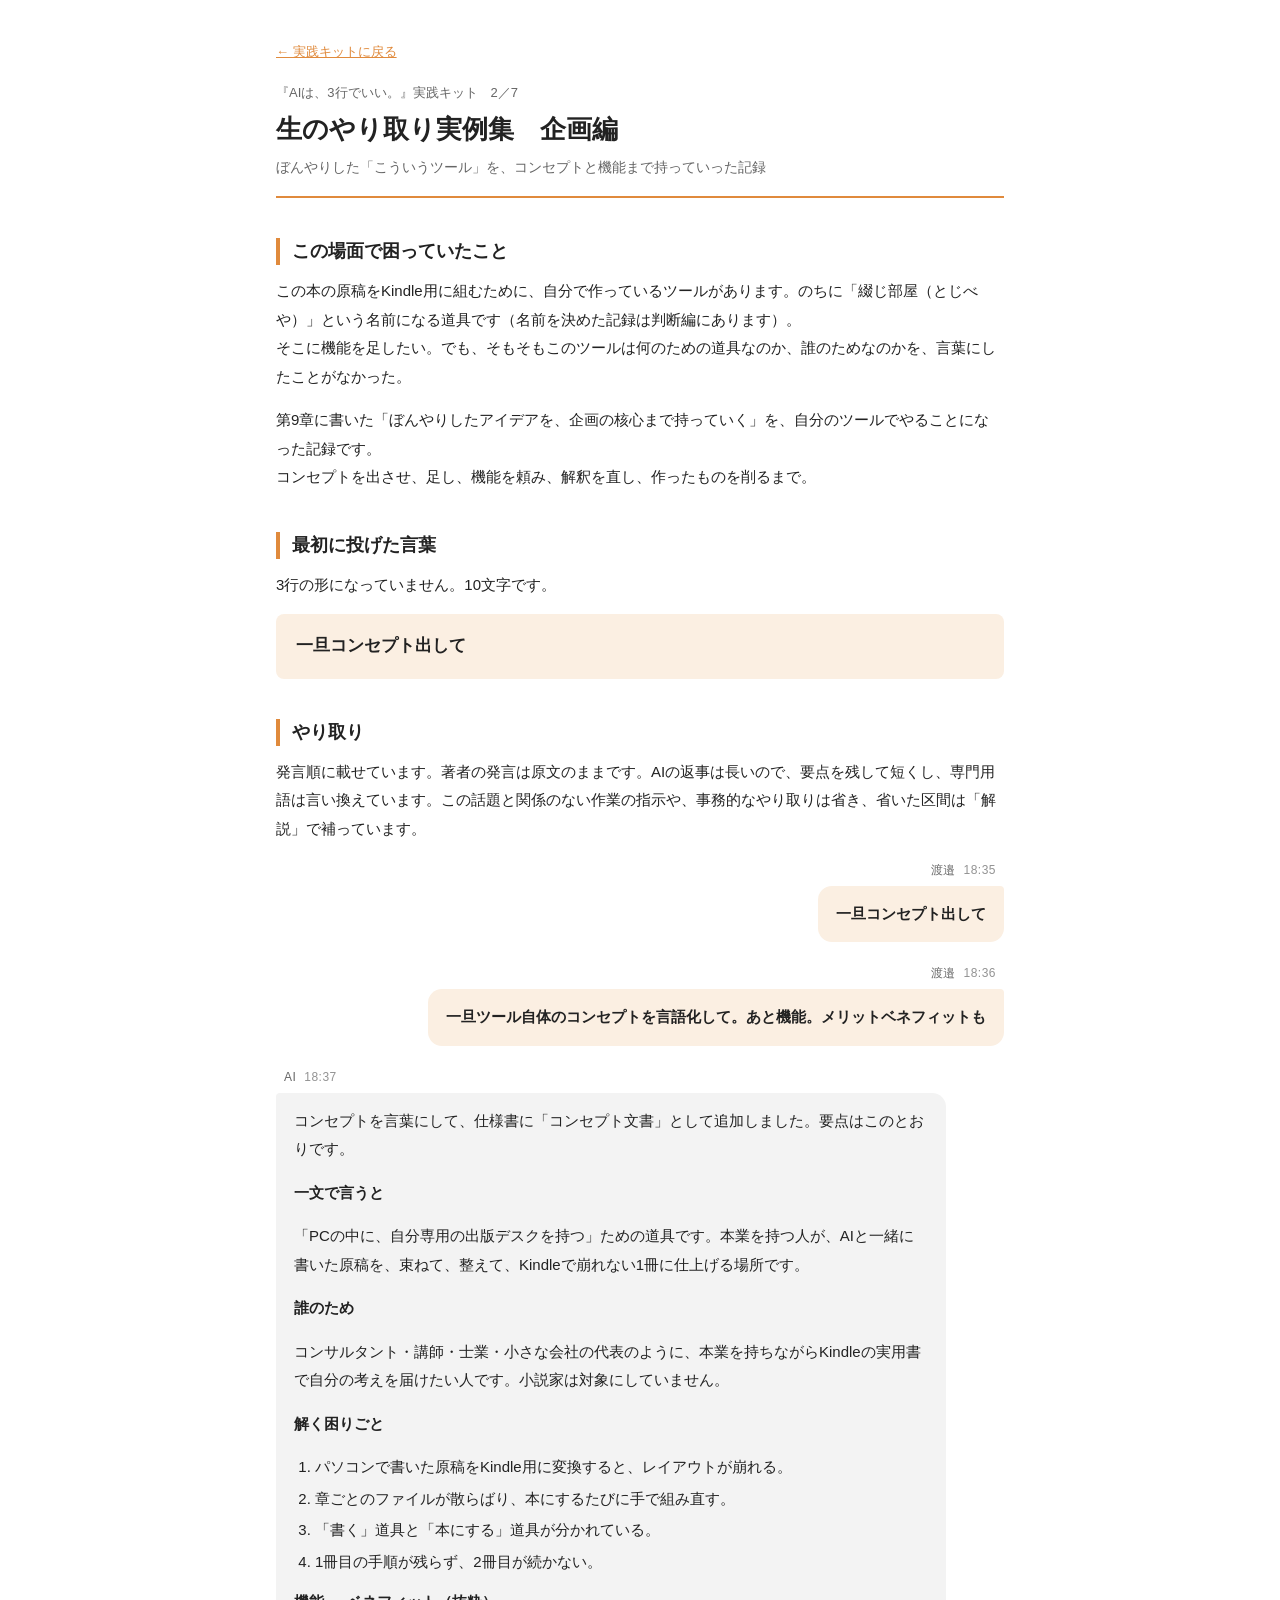
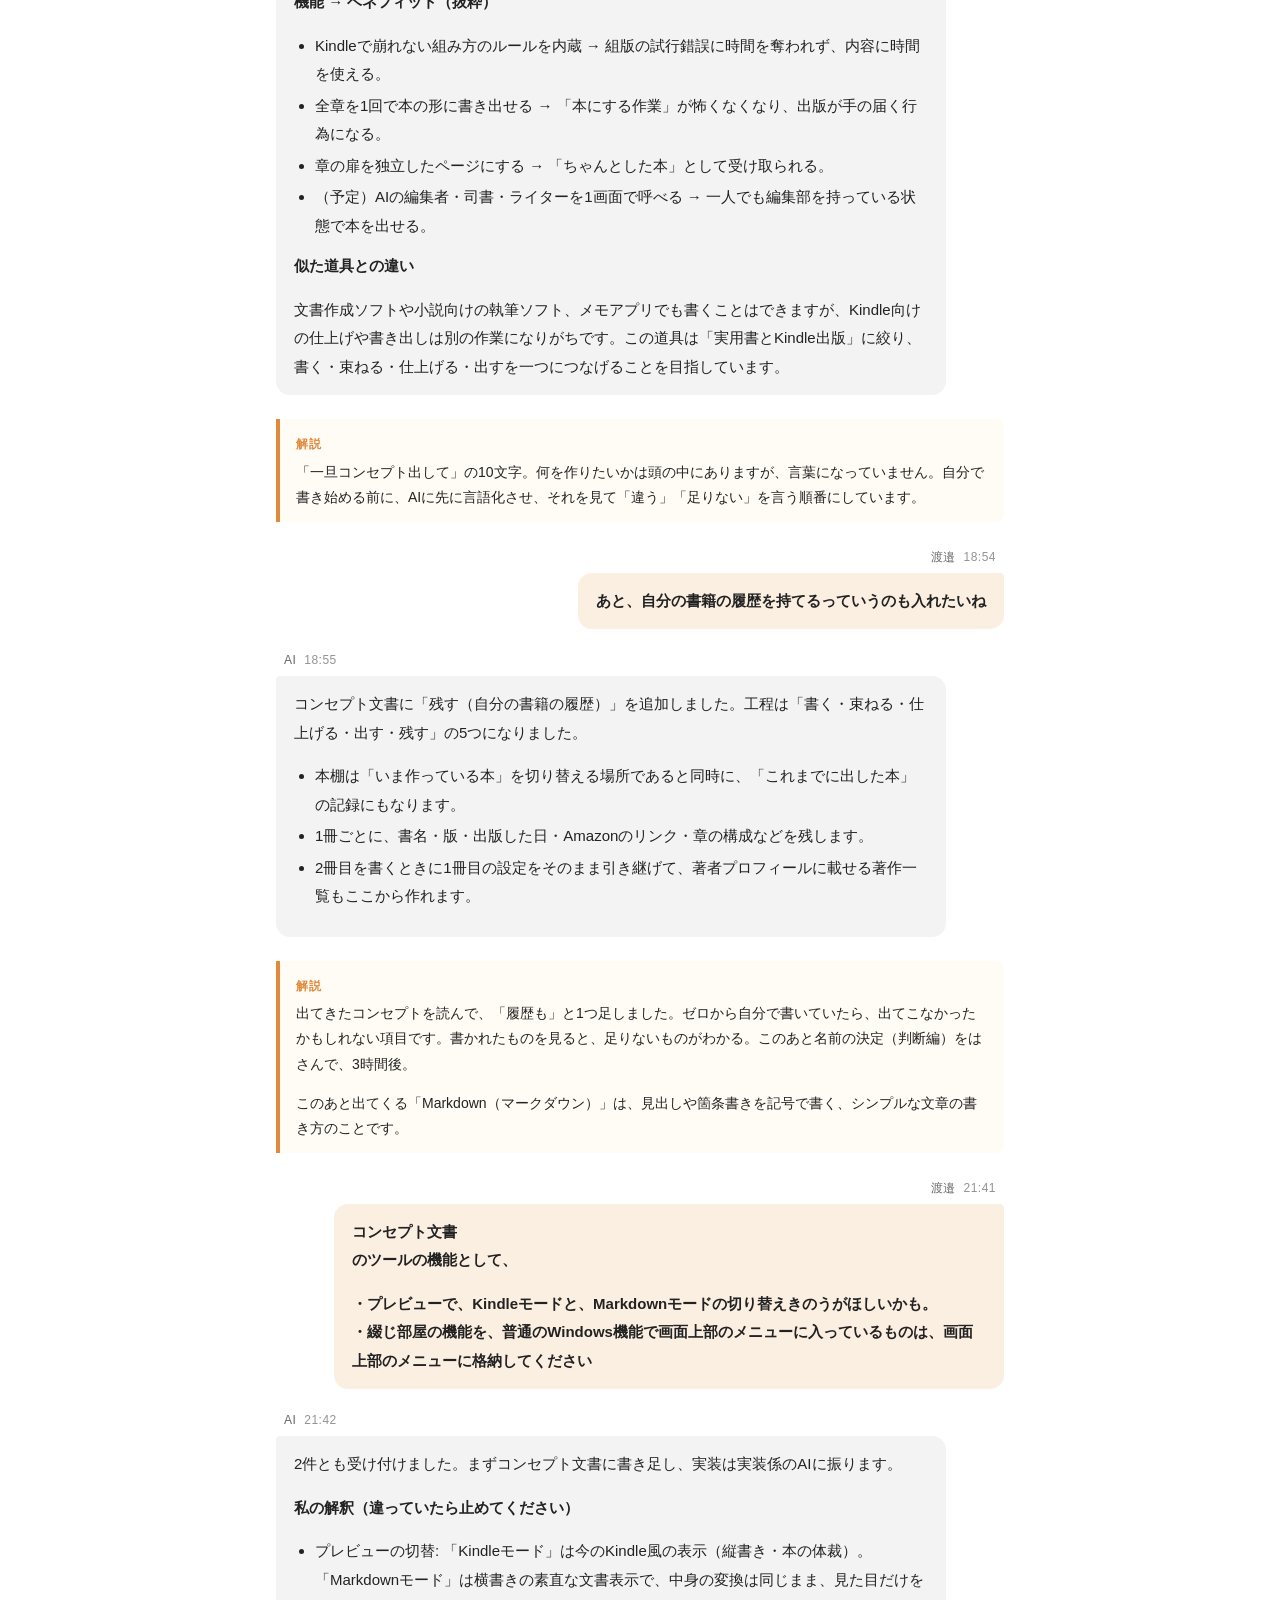
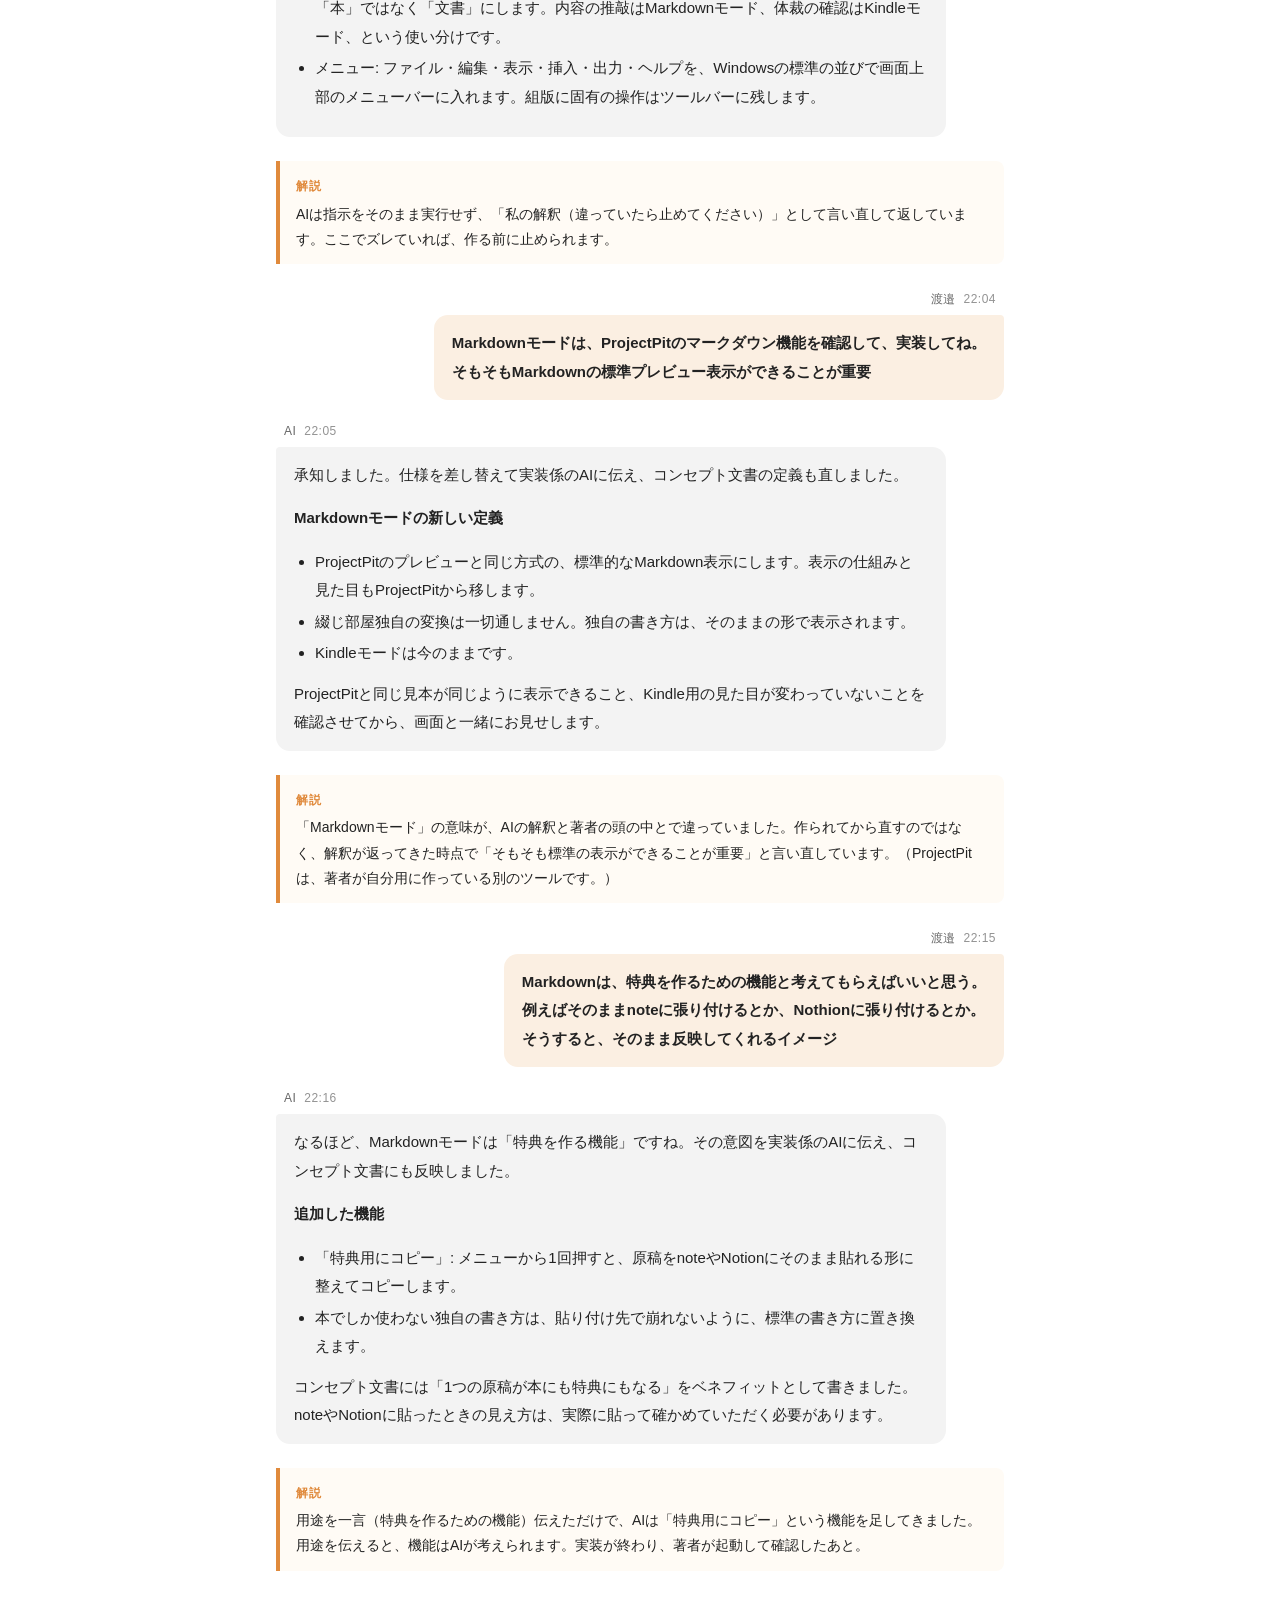
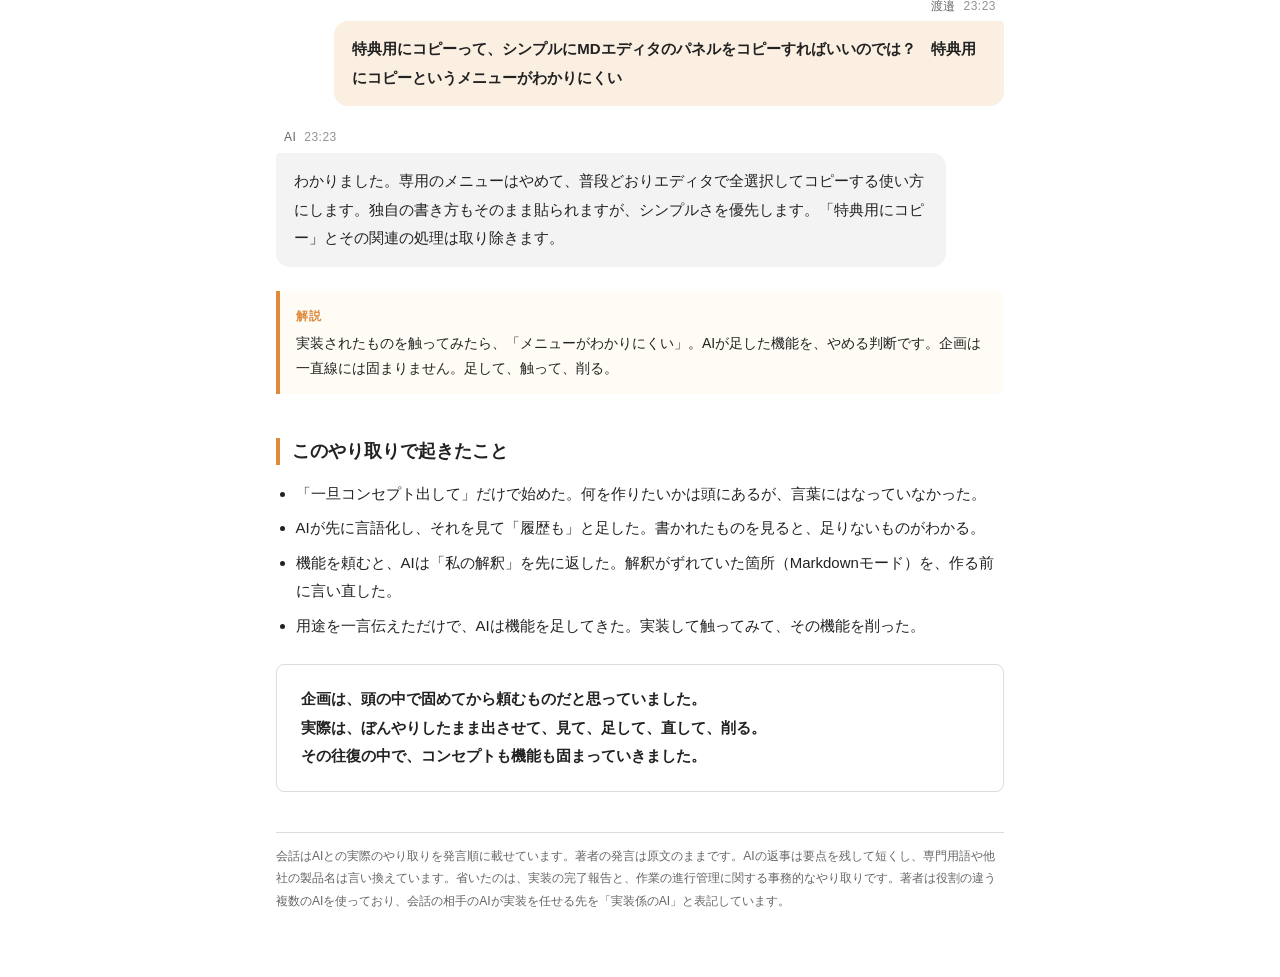
<file: book/aiwa3gyodeii/kikaku.html>
<!doctype html>
<html lang="ja"><head><meta charset="utf-8"><meta name="viewport" content="width=device-width, initial-scale=1">
<meta name="robots" content="noindex, nofollow">
<title>実例集 企画編</title><style>:root{
  --bg:#ffffff; --fg:#222222; --muted:#666666;
  --accent:#E08A3C; --accent-soft:#FBEFE2;
  --ai-bg:#F3F3F3; --me-bg:#FBEFE2; --line:#DDDDDD;
  --note-bg:#FFFBF5; --note-border:#E08A3C;
}
@media (prefers-color-scheme: dark){
  :root:not([data-theme="light"]){
    --bg:#1B1B1B; --fg:#EDEDED; --muted:#A8A8A8;
    --accent:#E8A05C; --accent-soft:#3A2A1C;
    --ai-bg:#2A2A2A; --me-bg:#3A2A1C; --line:#444444;
    --note-bg:#262320; --note-border:#E8A05C;
  }
}
:root[data-theme="dark"]{
  --bg:#1B1B1B; --fg:#EDEDED; --muted:#A8A8A8;
  --accent:#E8A05C; --accent-soft:#3A2A1C;
  --ai-bg:#2A2A2A; --me-bg:#3A2A1C; --line:#444444;
  --note-bg:#262320; --note-border:#E8A05C;
}
*{box-sizing:border-box}
html{-webkit-text-size-adjust:100%}
body{
  margin:0; background:var(--bg); color:var(--fg);
  font-family:"Hiragino Sans","Hiragino Kaku Gothic ProN","Yu Gothic","BIZ UDPGothic","Noto Sans JP",sans-serif;
  font-size:15px; line-height:1.9; font-feature-settings:"palt";
}
.page{max-width:760px; margin:0 auto; padding:40px 16px 64px}
header{border-bottom:2px solid var(--accent); padding-bottom:16px; margin-bottom:32px}
.kicker{color:var(--muted); font-size:13px; margin:0 0 6px}
h1{font-size:26px; line-height:1.4; margin:0 0 6px}
.sub{color:var(--muted); font-size:14px; margin:0}
h2{font-size:18px; margin:40px 0 12px; padding-left:12px; border-left:4px solid var(--accent); line-height:1.5}
p{margin:0 0 1em}
.lead{font-size:15px}
.first{
  background:var(--accent-soft); border-radius:8px; padding:16px 20px; margin:12px 0 8px;
  font-size:17px; font-weight:700;
}
.chat{display:flex; flex-direction:column; gap:20px; margin:16px 0}
.msg{display:flex; flex-direction:column; max-width:92%}
.msg .who{font-size:12px; color:var(--muted); margin:0 0 4px 8px; letter-spacing:.04em}
.msg .bubble{border-radius:14px; padding:14px 18px}
.msg .bubble p:last-child{margin-bottom:0}
.msg.ai{align-self:flex-start}
.msg.ai .bubble{background:var(--ai-bg); border-top-left-radius:4px}
.msg.me{align-self:flex-end; align-items:flex-end}
.msg.me .who{margin:0 8px 4px 0}
.msg.me .bubble{background:var(--me-bg); border-top-right-radius:4px; font-weight:600}
.bubble ul,.bubble ol{margin:.4em 0 .8em; padding-left:1.4em}
.bubble li{margin:.2em 0}
.bubble strong{font-weight:700}
.note{
  background:var(--note-bg); border-left:4px solid var(--note-border);
  border-radius:0 8px 8px 0; padding:12px 16px; margin:4px 0 4px;
  font-size:14px; line-height:1.8;
}
.note .label{display:inline-block; font-size:12px; font-weight:700; color:var(--accent); letter-spacing:.06em; margin-bottom:4px}
.note p:last-child{margin-bottom:0}
.summary ul{padding-left:1.3em}
.summary li{margin:.4em 0}
.close{
  margin-top:24px; padding:20px 24px; border:1px solid var(--line); border-radius:8px;
}
.close p{margin:0 0 .6em}
.close p:last-child{margin:0; font-weight:700}
footer{margin-top:40px; color:var(--muted); font-size:12px; border-top:1px solid var(--line); padding-top:12px}
@media print{
  body{font-size:11.5pt}
  .page{max-width:none; padding:0}
  .msg{max-width:100%}
  h2{break-after:avoid}
  .msg,.note{break-inside:avoid}
  @page{size:A4; margin:18mm 16mm}
}
.msg .who .t{margin-left:8px; font-weight:400; opacity:.7}
.bubble ul,.bubble ol{margin:.4em 0 .8em}
</style><script data-goatcounter="https://kujiraaiworks.goatcounter.com/count" async src="//gc.zgo.at/count.js"></script></head><body><div class="page">
<p style="margin:0 0 16px;font-size:13px"><a href="./#examples" style="color:var(--accent)">← 実践キットに戻る</a></p>
<header><p class="kicker">『AIは、3行でいい。』実践キット　2／7</p><h1>生のやり取り実例集　企画編</h1><p class="sub">ぼんやりした「こういうツール」を、コンセプトと機能まで持っていった記録</p></header>
<h2>この場面で困っていたこと</h2><p>この本の原稿をKindle用に組むために、自分で作っているツールがあります。のちに「綴じ部屋（とじべや）」という名前になる道具です（名前を決めた記録は判断編にあります）。<br>そこに機能を足したい。でも、そもそもこのツールは何のための道具なのか、誰のためなのかを、言葉にしたことがなかった。</p>
<p>第9章に書いた「ぼんやりしたアイデアを、企画の核心まで持っていく」を、自分のツールでやることになった記録です。<br>コンセプトを出させ、足し、機能を頼み、解釈を直し、作ったものを削るまで。</p>
<h2>最初に投げた言葉</h2><p>3行の形になっていません。10文字です。</p><div class="first">一旦コンセプト出して</div>
<h2>やり取り</h2><p>発言順に載せています。著者の発言は原文のままです。AIの返事は長いので、要点を残して短くし、専門用語は言い換えています。この話題と関係のない作業の指示や、事務的なやり取りは省き、省いた区間は「解説」で補っています。</p>
<div class="chat">
<div class="msg me"><div class="who">渡邉<span class="t">18:35</span></div><div class="bubble"><p>一旦コンセプト出して</p></div></div>
<div class="msg me"><div class="who">渡邉<span class="t">18:36</span></div><div class="bubble"><p>一旦ツール自体のコンセプトを言語化して。あと機能。メリットベネフィットも</p></div></div>
<div class="msg ai"><div class="who">AI<span class="t">18:37</span></div><div class="bubble"><p>コンセプトを言葉にして、仕様書に「コンセプト文書」として追加しました。要点はこのとおりです。</p>
<p><strong>一文で言うと</strong></p>
<p>「PCの中に、自分専用の出版デスクを持つ」ための道具です。本業を持つ人が、AIと一緒に書いた原稿を、束ねて、整えて、Kindleで崩れない1冊に仕上げる場所です。</p>
<p><strong>誰のため</strong></p>
<p>コンサルタント・講師・士業・小さな会社の代表のように、本業を持ちながらKindleの実用書で自分の考えを届けたい人です。小説家は対象にしていません。</p>
<p><strong>解く困りごと</strong></p>
<ol><li>パソコンで書いた原稿をKindle用に変換すると、レイアウトが崩れる。</li><li>章ごとのファイルが散らばり、本にするたびに手で組み直す。</li><li>「書く」道具と「本にする」道具が分かれている。</li><li>1冊目の手順が残らず、2冊目が続かない。</li></ol>
<p><strong>機能 → ベネフィット（抜粋）</strong></p>
<ul><li>Kindleで崩れない組み方のルールを内蔵 → 組版の試行錯誤に時間を奪われず、内容に時間を使える。</li><li>全章を1回で本の形に書き出せる → 「本にする作業」が怖くなくなり、出版が手の届く行為になる。</li><li>章の扉を独立したページにする → 「ちゃんとした本」として受け取られる。</li><li>（予定）AIの編集者・司書・ライターを1画面で呼べる → 一人でも編集部を持っている状態で本を出せる。</li></ul>
<p><strong>似た道具との違い</strong></p>
<p>文書作成ソフトや小説向けの執筆ソフト、メモアプリでも書くことはできますが、Kindle向けの仕上げや書き出しは別の作業になりがちです。この道具は「実用書とKindle出版」に絞り、書く・束ねる・仕上げる・出すを一つにつなげることを目指しています。</p></div></div>
<div class="note"><span class="label">解説</span><p>「一旦コンセプト出して」の10文字。何を作りたいかは頭の中にありますが、言葉になっていません。自分で書き始める前に、AIに先に言語化させ、それを見て「違う」「足りない」を言う順番にしています。</p></div>
<div class="msg me"><div class="who">渡邉<span class="t">18:54</span></div><div class="bubble"><p>あと、自分の書籍の履歴を持てるっていうのも入れたいね</p></div></div>
<div class="msg ai"><div class="who">AI<span class="t">18:55</span></div><div class="bubble"><p>コンセプト文書に「残す（自分の書籍の履歴）」を追加しました。工程は「書く・束ねる・仕上げる・出す・残す」の5つになりました。</p>
<ul><li>本棚は「いま作っている本」を切り替える場所であると同時に、「これまでに出した本」の記録にもなります。</li><li>1冊ごとに、書名・版・出版した日・Amazonのリンク・章の構成などを残します。</li><li>2冊目を書くときに1冊目の設定をそのまま引き継げて、著者プロフィールに載せる著作一覧もここから作れます。</li></ul></div></div>
<div class="note"><span class="label">解説</span><p>出てきたコンセプトを読んで、「履歴も」と1つ足しました。ゼロから自分で書いていたら、出てこなかったかもしれない項目です。書かれたものを見ると、足りないものがわかる。このあと名前の決定（判断編）をはさんで、3時間後。</p><p>このあと出てくる「Markdown（マークダウン）」は、見出しや箇条書きを記号で書く、シンプルな文章の書き方のことです。</p></div>
<div class="msg me"><div class="who">渡邉<span class="t">21:41</span></div><div class="bubble"><p>コンセプト文書<br>のツールの機能として、</p>
<p>・プレビューで、Kindleモードと、Markdownモードの切り替えきのうがほしいかも。<br>・綴じ部屋の機能を、普通のWindows機能で画面上部のメニューに入っているものは、画面上部のメニューに格納してください</p></div></div>
<div class="msg ai"><div class="who">AI<span class="t">21:42</span></div><div class="bubble"><p>2件とも受け付けました。まずコンセプト文書に書き足し、実装は実装係のAIに振ります。</p>
<p><strong>私の解釈（違っていたら止めてください）</strong></p>
<ul><li>プレビューの切替: 「Kindleモード」は今のKindle風の表示（縦書き・本の体裁）。「Markdownモード」は横書きの素直な文書表示で、中身の変換は同じまま、見た目だけを「本」ではなく「文書」にします。内容の推敲はMarkdownモード、体裁の確認はKindleモード、という使い分けです。</li><li>メニュー: ファイル・編集・表示・挿入・出力・ヘルプを、Windowsの標準の並びで画面上部のメニューバーに入れます。組版に固有の操作はツールバーに残します。</li></ul></div></div>
<div class="note"><span class="label">解説</span><p>AIは指示をそのまま実行せず、「私の解釈（違っていたら止めてください）」として言い直して返しています。ここでズレていれば、作る前に止められます。</p></div>
<div class="msg me"><div class="who">渡邉<span class="t">22:04</span></div><div class="bubble"><p>Markdownモードは、ProjectPitのマークダウン機能を確認して、実装してね。<br>そもそもMarkdownの標準プレビュー表示ができることが重要</p></div></div>
<div class="msg ai"><div class="who">AI<span class="t">22:05</span></div><div class="bubble"><p>承知しました。仕様を差し替えて実装係のAIに伝え、コンセプト文書の定義も直しました。</p>
<p><strong>Markdownモードの新しい定義</strong></p>
<ul><li>ProjectPitのプレビューと同じ方式の、標準的なMarkdown表示にします。表示の仕組みと見た目もProjectPitから移します。</li><li>綴じ部屋独自の変換は一切通しません。独自の書き方は、そのままの形で表示されます。</li><li>Kindleモードは今のままです。</li></ul>
<p>ProjectPitと同じ見本が同じように表示できること、Kindle用の見た目が変わっていないことを確認させてから、画面と一緒にお見せします。</p></div></div>
<div class="note"><span class="label">解説</span><p>「Markdownモード」の意味が、AIの解釈と著者の頭の中とで違っていました。作られてから直すのではなく、解釈が返ってきた時点で「そもそも標準の表示ができることが重要」と言い直しています。（ProjectPitは、著者が自分用に作っている別のツールです。）</p></div>
<div class="msg me"><div class="who">渡邉<span class="t">22:15</span></div><div class="bubble"><p>Markdownは、特典を作るための機能と考えてもらえばいいと思う。<br>例えばそのままnoteに張り付けるとか、Nothionに張り付けるとか。<br>そうすると、そのまま反映してくれるイメージ</p></div></div>
<div class="msg ai"><div class="who">AI<span class="t">22:16</span></div><div class="bubble"><p>なるほど、Markdownモードは「特典を作る機能」ですね。その意図を実装係のAIに伝え、コンセプト文書にも反映しました。</p>
<p><strong>追加した機能</strong></p>
<ul><li>「特典用にコピー」: メニューから1回押すと、原稿をnoteやNotionにそのまま貼れる形に整えてコピーします。</li><li>本でしか使わない独自の書き方は、貼り付け先で崩れないように、標準の書き方に置き換えます。</li></ul>
<p>コンセプト文書には「1つの原稿が本にも特典にもなる」をベネフィットとして書きました。noteやNotionに貼ったときの見え方は、実際に貼って確かめていただく必要があります。</p></div></div>
<div class="note"><span class="label">解説</span><p>用途を一言（特典を作るための機能）伝えただけで、AIは「特典用にコピー」という機能を足してきました。用途を伝えると、機能はAIが考えられます。実装が終わり、著者が起動して確認したあと。</p></div>
<div class="msg me"><div class="who">渡邉<span class="t">23:23</span></div><div class="bubble"><p>特典用にコピーって、シンプルにMDエディタのパネルをコピーすればいいのでは？　特典用にコピーというメニューがわかりにくい</p></div></div>
<div class="msg ai"><div class="who">AI<span class="t">23:23</span></div><div class="bubble"><p>わかりました。専用のメニューはやめて、普段どおりエディタで全選択してコピーする使い方にします。独自の書き方もそのまま貼られますが、シンプルさを優先します。「特典用にコピー」とその関連の処理は取り除きます。</p></div></div>
<div class="note"><span class="label">解説</span><p>実装されたものを触ってみたら、「メニューがわかりにくい」。AIが足した機能を、やめる判断です。企画は一直線には固まりません。足して、触って、削る。</p></div>
</div>
<h2>このやり取りで起きたこと</h2><div class="summary"><ul><li>「一旦コンセプト出して」だけで始めた。何を作りたいかは頭にあるが、言葉にはなっていなかった。</li><li>AIが先に言語化し、それを見て「履歴も」と足した。書かれたものを見ると、足りないものがわかる。</li><li>機能を頼むと、AIは「私の解釈」を先に返した。解釈がずれていた箇所（Markdownモード）を、作る前に言い直した。</li><li>用途を一言伝えただけで、AIは機能を足してきた。実装して触ってみて、その機能を削った。</li></ul></div>
<div class="close"><p>企画は、頭の中で固めてから頼むものだと思っていました。<br>実際は、ぼんやりしたまま出させて、見て、足して、直して、削る。<br>その往復の中で、コンセプトも機能も固まっていきました。</p></div>
<footer>会話はAIとの実際のやり取りを発言順に載せています。著者の発言は原文のままです。AIの返事は要点を残して短くし、専門用語や他社の製品名は言い換えています。省いたのは、実装の完了報告と、作業の進行管理に関する事務的なやり取りです。著者は役割の違う複数のAIを使っており、会話の相手のAIが実装を任せる先を「実装係のAI」と表記しています。</footer>
</div></body></html>
</file>
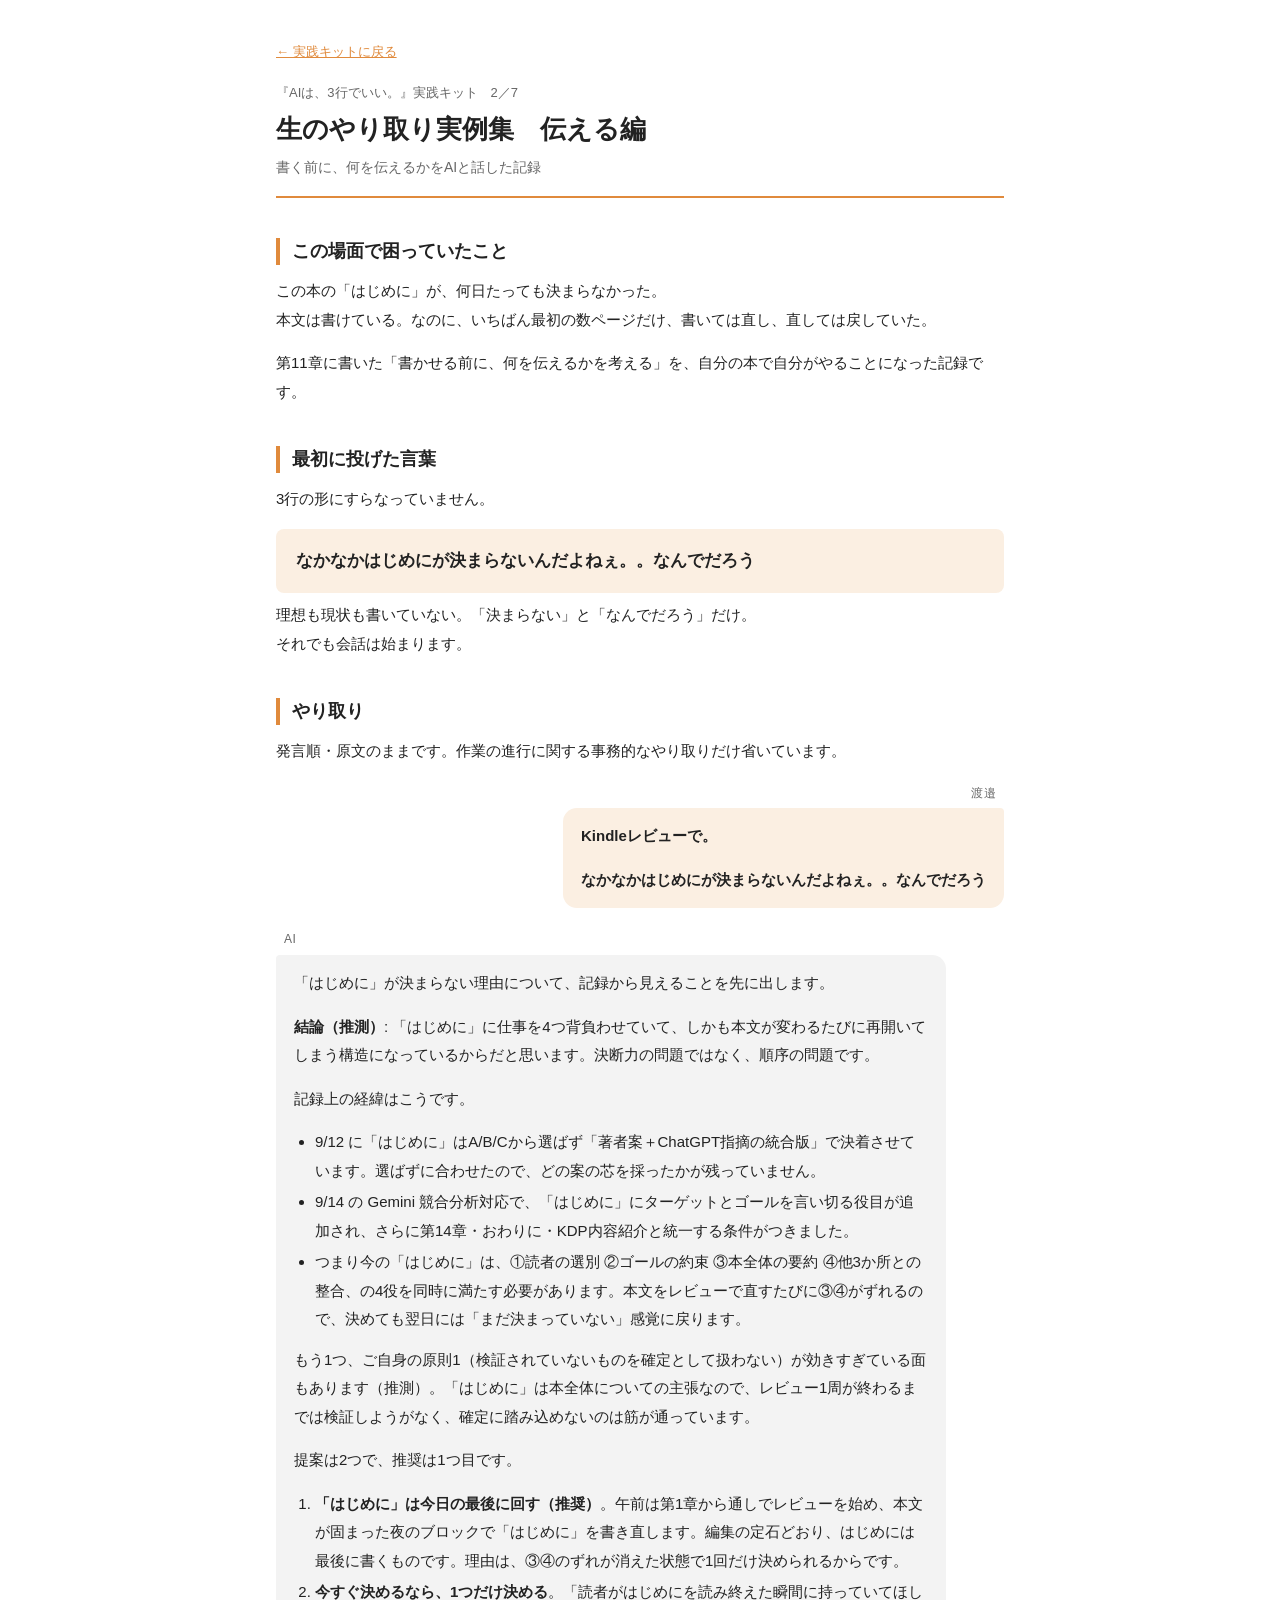
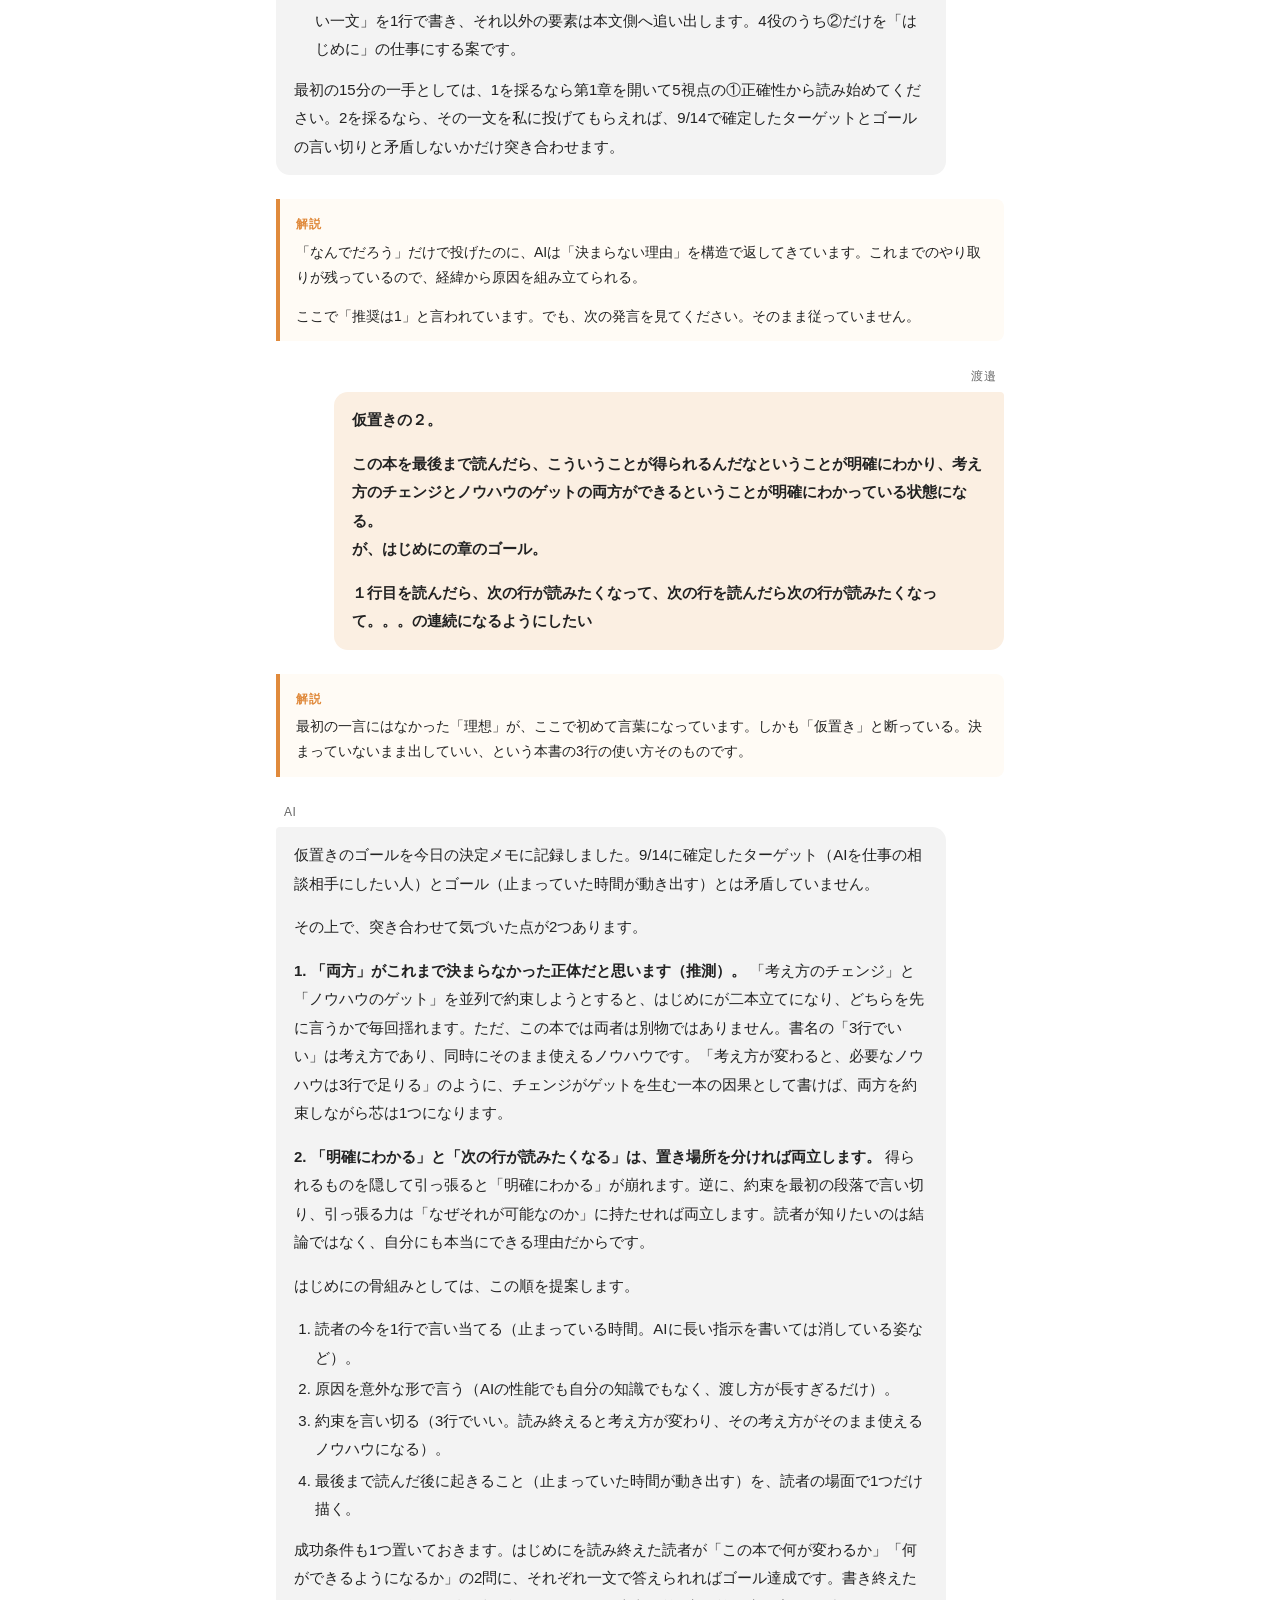
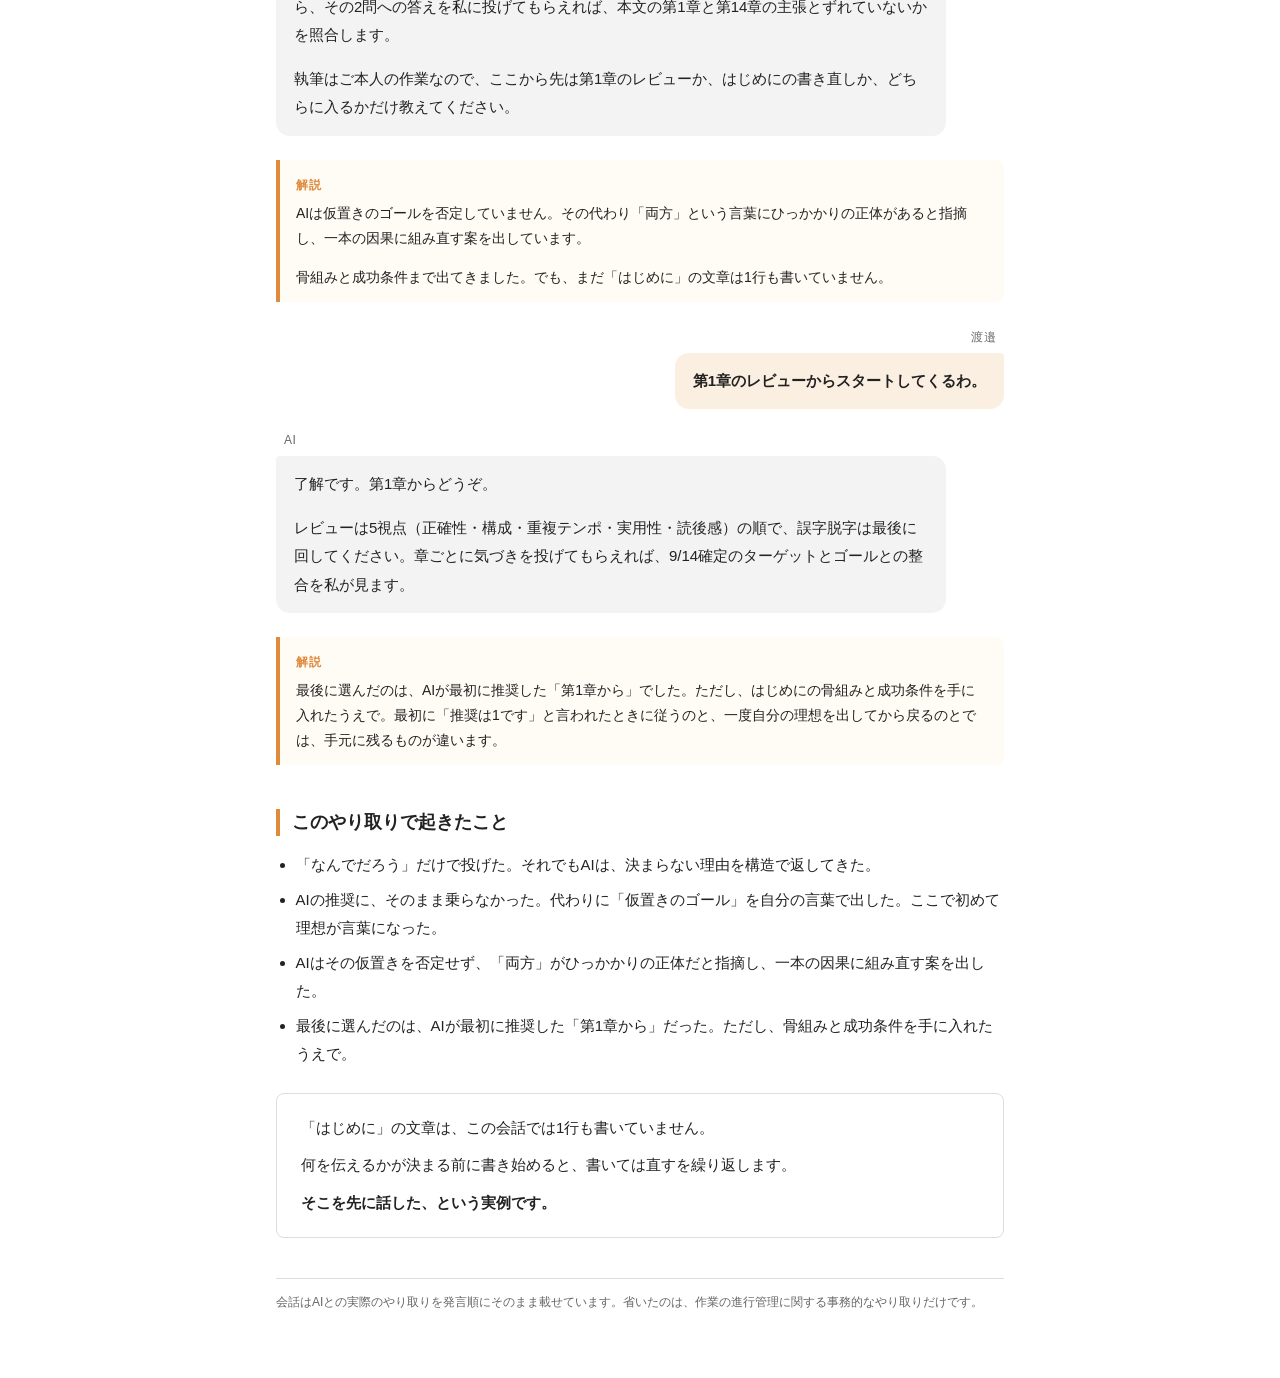
<file: book/aiwa3gyodeii/tsutaeru.html>
<!doctype html>
<html lang="ja">
<head>
<meta charset="utf-8">
<meta name="viewport" content="width=device-width, initial-scale=1">
<meta name="robots" content="noindex, nofollow">
<title>実例集 伝える編</title>
<style>
:root{
  --bg:#ffffff; --fg:#222222; --muted:#666666;
  --accent:#E08A3C; --accent-soft:#FBEFE2;
  --ai-bg:#F3F3F3; --me-bg:#FBEFE2; --line:#DDDDDD;
  --note-bg:#FFFBF5; --note-border:#E08A3C;
}
@media (prefers-color-scheme: dark){
  :root:not([data-theme="light"]){
    --bg:#1B1B1B; --fg:#EDEDED; --muted:#A8A8A8;
    --accent:#E8A05C; --accent-soft:#3A2A1C;
    --ai-bg:#2A2A2A; --me-bg:#3A2A1C; --line:#444444;
    --note-bg:#262320; --note-border:#E8A05C;
  }
}
:root[data-theme="dark"]{
  --bg:#1B1B1B; --fg:#EDEDED; --muted:#A8A8A8;
  --accent:#E8A05C; --accent-soft:#3A2A1C;
  --ai-bg:#2A2A2A; --me-bg:#3A2A1C; --line:#444444;
  --note-bg:#262320; --note-border:#E8A05C;
}
*{box-sizing:border-box}
html{-webkit-text-size-adjust:100%}
body{
  margin:0; background:var(--bg); color:var(--fg);
  font-family:"Hiragino Sans","Hiragino Kaku Gothic ProN","Yu Gothic","BIZ UDPGothic","Noto Sans JP",sans-serif;
  font-size:15px; line-height:1.9; font-feature-settings:"palt";
}
.page{max-width:760px; margin:0 auto; padding:40px 16px 64px}
header{border-bottom:2px solid var(--accent); padding-bottom:16px; margin-bottom:32px}
.kicker{color:var(--muted); font-size:13px; margin:0 0 6px}
h1{font-size:26px; line-height:1.4; margin:0 0 6px}
.sub{color:var(--muted); font-size:14px; margin:0}
h2{font-size:18px; margin:40px 0 12px; padding-left:12px; border-left:4px solid var(--accent); line-height:1.5}
p{margin:0 0 1em}
.lead{font-size:15px}
.first{
  background:var(--accent-soft); border-radius:8px; padding:16px 20px; margin:12px 0 8px;
  font-size:17px; font-weight:700;
}
.chat{display:flex; flex-direction:column; gap:20px; margin:16px 0}
.msg{display:flex; flex-direction:column; max-width:92%}
.msg .who{font-size:12px; color:var(--muted); margin:0 0 4px 8px; letter-spacing:.04em}
.msg .bubble{border-radius:14px; padding:14px 18px}
.msg .bubble p:last-child{margin-bottom:0}
.msg.ai{align-self:flex-start}
.msg.ai .bubble{background:var(--ai-bg); border-top-left-radius:4px}
.msg.me{align-self:flex-end; align-items:flex-end}
.msg.me .who{margin:0 8px 4px 0}
.msg.me .bubble{background:var(--me-bg); border-top-right-radius:4px; font-weight:600}
.bubble ul,.bubble ol{margin:.4em 0 .8em; padding-left:1.4em}
.bubble li{margin:.2em 0}
.bubble strong{font-weight:700}
.note{
  background:var(--note-bg); border-left:4px solid var(--note-border);
  border-radius:0 8px 8px 0; padding:12px 16px; margin:4px 0 4px;
  font-size:14px; line-height:1.8;
}
.note .label{display:inline-block; font-size:12px; font-weight:700; color:var(--accent); letter-spacing:.06em; margin-bottom:4px}
.note p:last-child{margin-bottom:0}
.summary ul{padding-left:1.3em}
.summary li{margin:.4em 0}
.close{
  margin-top:24px; padding:20px 24px; border:1px solid var(--line); border-radius:8px;
}
.close p{margin:0 0 .6em}
.close p:last-child{margin:0; font-weight:700}
footer{margin-top:40px; color:var(--muted); font-size:12px; border-top:1px solid var(--line); padding-top:12px}
@media print{
  body{font-size:11.5pt}
  .page{max-width:none; padding:0}
  .msg{max-width:100%}
  h2{break-after:avoid}
  .msg,.note{break-inside:avoid}
  @page{size:A4; margin:18mm 16mm}
}
</style>
<script data-goatcounter="https://kujiraaiworks.goatcounter.com/count" async src="//gc.zgo.at/count.js"></script>
</head>
<body>
<div class="page">
<p style="margin:0 0 16px;font-size:13px"><a href="./#examples" style="color:var(--accent)">← 実践キットに戻る</a></p>

<header>
  <p class="kicker">『AIは、3行でいい。』実践キット　2／7</p>
  <h1>生のやり取り実例集　伝える編</h1>
  <p class="sub">書く前に、何を伝えるかをAIと話した記録</p>
</header>

<h2>この場面で困っていたこと</h2>
<p class="lead">この本の「はじめに」が、何日たっても決まらなかった。<br>
本文は書けている。なのに、いちばん最初の数ページだけ、書いては直し、直しては戻していた。</p>
<p class="lead">第11章に書いた「書かせる前に、何を伝えるかを考える」を、自分の本で自分がやることになった記録です。</p>

<h2>最初に投げた言葉</h2>
<p>3行の形にすらなっていません。</p>
<div class="first">なかなかはじめにが決まらないんだよねぇ。。なんでだろう</div>
<p>理想も現状も書いていない。「決まらない」と「なんでだろう」だけ。<br>それでも会話は始まります。</p>

<h2>やり取り</h2>
<p>発言順・原文のままです。作業の進行に関する事務的なやり取りだけ省いています。</p>

<div class="chat">

<div class="msg me">
  <div class="who">渡邉</div>
  <div class="bubble">
    <p>Kindleレビューで。</p>
    <p>なかなかはじめにが決まらないんだよねぇ。。なんでだろう</p>
  </div>
</div>

<div class="msg ai">
  <div class="who">AI</div>
  <div class="bubble">
    <p>「はじめに」が決まらない理由について、記録から見えることを先に出します。</p>
    <p><strong>結論（推測）</strong>: 「はじめに」に仕事を4つ背負わせていて、しかも本文が変わるたびに再開いてしまう構造になっているからだと思います。決断力の問題ではなく、順序の問題です。</p>
    <p>記録上の経緯はこうです。</p>
    <ul>
      <li>9/12 に「はじめに」はA/B/Cから選ばず「著者案＋ChatGPT指摘の統合版」で決着させています。選ばずに合わせたので、どの案の芯を採ったかが残っていません。</li>
      <li>9/14 の Gemini 競合分析対応で、「はじめに」にターゲットとゴールを言い切る役目が追加され、さらに第14章・おわりに・KDP内容紹介と統一する条件がつきました。</li>
      <li>つまり今の「はじめに」は、①読者の選別 ②ゴールの約束 ③本全体の要約 ④他3か所との整合、の4役を同時に満たす必要があります。本文をレビューで直すたびに③④がずれるので、決めても翌日には「まだ決まっていない」感覚に戻ります。</li>
    </ul>
    <p>もう1つ、ご自身の原則1（検証されていないものを確定として扱わない）が効きすぎている面もあります（推測）。「はじめに」は本全体についての主張なので、レビュー1周が終わるまでは検証しようがなく、確定に踏み込めないのは筋が通っています。</p>
    <p>提案は2つで、推奨は1つ目です。</p>
    <ol>
      <li><strong>「はじめに」は今日の最後に回す（推奨）</strong>。午前は第1章から通しでレビューを始め、本文が固まった夜のブロックで「はじめに」を書き直します。編集の定石どおり、はじめには最後に書くものです。理由は、③④のずれが消えた状態で1回だけ決められるからです。</li>
      <li><strong>今すぐ決めるなら、1つだけ決める</strong>。「読者がはじめにを読み終えた瞬間に持っていてほしい一文」を1行で書き、それ以外の要素は本文側へ追い出します。4役のうち②だけを「はじめに」の仕事にする案です。</li>
    </ol>
    <p>最初の15分の一手としては、1を採るなら第1章を開いて5視点の①正確性から読み始めてください。2を採るなら、その一文を私に投げてもらえれば、9/14で確定したターゲットとゴールの言い切りと矛盾しないかだけ突き合わせます。</p>
  </div>
</div>

<div class="note">
  <span class="label">解説</span>
  <p>「なんでだろう」だけで投げたのに、AIは「決まらない理由」を構造で返してきています。これまでのやり取りが残っているので、経緯から原因を組み立てられる。</p>
  <p>ここで「推奨は1」と言われています。でも、次の発言を見てください。そのまま従っていません。</p>
</div>

<div class="msg me">
  <div class="who">渡邉</div>
  <div class="bubble">
    <p>仮置きの２。</p>
    <p>この本を最後まで読んだら、こういうことが得られるんだなということが明確にわかり、考え方のチェンジとノウハウのゲットの両方ができるということが明確にわかっている状態になる。<br>が、はじめにの章のゴール。</p>
    <p>１行目を読んだら、次の行が読みたくなって、次の行を読んだら次の行が読みたくなって。。。の連続になるようにしたい</p>
  </div>
</div>

<div class="note">
  <span class="label">解説</span>
  <p>最初の一言にはなかった「理想」が、ここで初めて言葉になっています。しかも「仮置き」と断っている。決まっていないまま出していい、という本書の3行の使い方そのものです。</p>
</div>

<div class="msg ai">
  <div class="who">AI</div>
  <div class="bubble">
    <p>仮置きのゴールを今日の決定メモに記録しました。9/14に確定したターゲット（AIを仕事の相談相手にしたい人）とゴール（止まっていた時間が動き出す）とは矛盾していません。</p>
    <p>その上で、突き合わせて気づいた点が2つあります。</p>
    <p><strong>1. 「両方」がこれまで決まらなかった正体だと思います（推測）。</strong> 「考え方のチェンジ」と「ノウハウのゲット」を並列で約束しようとすると、はじめにが二本立てになり、どちらを先に言うかで毎回揺れます。ただ、この本では両者は別物ではありません。書名の「3行でいい」は考え方であり、同時にそのまま使えるノウハウです。「考え方が変わると、必要なノウハウは3行で足りる」のように、チェンジがゲットを生む一本の因果として書けば、両方を約束しながら芯は1つになります。</p>
    <p><strong>2. 「明確にわかる」と「次の行が読みたくなる」は、置き場所を分ければ両立します。</strong> 得られるものを隠して引っ張ると「明確にわかる」が崩れます。逆に、約束を最初の段落で言い切り、引っ張る力は「なぜそれが可能なのか」に持たせれば両立します。読者が知りたいのは結論ではなく、自分にも本当にできる理由だからです。</p>
    <p>はじめにの骨組みとしては、この順を提案します。</p>
    <ol>
      <li>読者の今を1行で言い当てる（止まっている時間。AIに長い指示を書いては消している姿など）。</li>
      <li>原因を意外な形で言う（AIの性能でも自分の知識でもなく、渡し方が長すぎるだけ）。</li>
      <li>約束を言い切る（3行でいい。読み終えると考え方が変わり、その考え方がそのまま使えるノウハウになる）。</li>
      <li>最後まで読んだ後に起きること（止まっていた時間が動き出す）を、読者の場面で1つだけ描く。</li>
    </ol>
    <p>成功条件も1つ置いておきます。はじめにを読み終えた読者が「この本で何が変わるか」「何ができるようになるか」の2問に、それぞれ一文で答えられればゴール達成です。書き終えたら、その2問への答えを私に投げてもらえれば、本文の第1章と第14章の主張とずれていないかを照合します。</p>
    <p>執筆はご本人の作業なので、ここから先は第1章のレビューか、はじめにの書き直しか、どちらに入るかだけ教えてください。</p>
  </div>
</div>

<div class="note">
  <span class="label">解説</span>
  <p>AIは仮置きのゴールを否定していません。その代わり「両方」という言葉にひっかかりの正体があると指摘し、一本の因果に組み直す案を出しています。</p>
  <p>骨組みと成功条件まで出てきました。でも、まだ「はじめに」の文章は1行も書いていません。</p>
</div>

<div class="msg me">
  <div class="who">渡邉</div>
  <div class="bubble">
    <p>第1章のレビューからスタートしてくるわ。</p>
  </div>
</div>

<div class="msg ai">
  <div class="who">AI</div>
  <div class="bubble">
    <p>了解です。第1章からどうぞ。</p>
    <p>レビューは5視点（正確性・構成・重複テンポ・実用性・読後感）の順で、誤字脱字は最後に回してください。章ごとに気づきを投げてもらえれば、9/14確定のターゲットとゴールとの整合を私が見ます。</p>
  </div>
</div>

<div class="note">
  <span class="label">解説</span>
  <p>最後に選んだのは、AIが最初に推奨した「第1章から」でした。ただし、はじめにの骨組みと成功条件を手に入れたうえで。最初に「推奨は1です」と言われたときに従うのと、一度自分の理想を出してから戻るのとでは、手元に残るものが違います。</p>
</div>

</div>

<h2>このやり取りで起きたこと</h2>
<div class="summary">
<ul>
  <li>「なんでだろう」だけで投げた。それでもAIは、決まらない理由を構造で返してきた。</li>
  <li>AIの推奨に、そのまま乗らなかった。代わりに「仮置きのゴール」を自分の言葉で出した。ここで初めて理想が言葉になった。</li>
  <li>AIはその仮置きを否定せず、「両方」がひっかかりの正体だと指摘し、一本の因果に組み直す案を出した。</li>
  <li>最後に選んだのは、AIが最初に推奨した「第1章から」だった。ただし、骨組みと成功条件を手に入れたうえで。</li>
</ul>
</div>

<div class="close">
  <p>「はじめに」の文章は、この会話では1行も書いていません。</p>
  <p>何を伝えるかが決まる前に書き始めると、書いては直すを繰り返します。</p>
  <p>そこを先に話した、という実例です。</p>
</div>

<footer>会話はAIとの実際のやり取りを発言順にそのまま載せています。省いたのは、作業の進行管理に関する事務的なやり取りだけです。</footer>

</div>
</body>
</html>
</file>
<file: style.css>
@import url('https://fonts.googleapis.com/css2?family=Noto+Sans+JP:wght@400;500;600;700&family=Noto+Serif+JP:wght@500;600;700&display=swap');

:root {
  --ocean-1: #0b1820;
  --ocean-2: #12303c;
  --ocean-3: #1f4c5a;
  --glow: #a9cdd6;
  --bg: #f6f4ef;
  --surface: #fffdf8;
  --ink: #17212a;
  --muted: #65717b;
  --line: #d8d6cf;
  --deep: #10202a;
  --accent: #2d5969;
  --accent-soft: #e6eef0;
  --max: 1180px;
  --serif: "Noto Serif JP", "Yu Mincho", "Hiragino Mincho ProN", serif;
  --sans: "Noto Sans JP", system-ui, -apple-system, sans-serif;
}

* { box-sizing: border-box; }
html { scroll-behavior: smooth; }
body {
  margin: 0;
  background: var(--bg);
  color: var(--ink);
  font-family: var(--sans);
  line-height: 1.9;
  letter-spacing: .02em;
  -webkit-font-smoothing: antialiased;
}
a { color: inherit; }
img { max-width: 100%; }
.container { width: min(calc(100% - 40px), var(--max)); margin-inline: auto; }
.narrow { max-width: 860px; }

.skip-link {
  position: fixed;
  left: 16px;
  top: -80px;
  z-index: 999;
  padding: 10px 14px;
  background: #fff;
  border: 1px solid var(--ink);
}
.skip-link:focus { top: 16px; }
.sr-only { position: absolute; width: 1px; height: 1px; padding: 0; margin: -1px; overflow: hidden; clip: rect(0,0,0,0); white-space: nowrap; border: 0; }

.site-header {
  position: sticky;
  top: 0;
  z-index: 50;
  backdrop-filter: blur(14px);
  background: rgba(246, 244, 239, .88);
  border-bottom: 1px solid rgba(216,214,207,.75);
}
.header-inner {
  min-height: 74px;
  display: flex;
  align-items: center;
  justify-content: space-between;
  gap: 24px;
}
.brand {
  display: flex;
  align-items: center;
  gap: 12px;
  text-decoration: none;
}
.brand-logo {
  height: 30px;
  width: auto;
  display: block;
}
.brand-name {
  font-family: var(--serif);
  font-weight: 600;
  font-size: 15px;
}
.global-nav {
  display: flex;
  align-items: center;
  gap: 22px;
  font-size: 13px;
}
.global-nav a { text-decoration: none; }
.nav-cta {
  padding: 9px 15px;
  border: 1px solid var(--ink);
  border-radius: 999px;
}
.menu-button { display: none; }

.hero {
  position: relative;
  overflow: hidden;
  isolation: isolate;
  padding: 120px 0 150px;
  color: white;
  background:
    radial-gradient(ellipse 60% 50% at 72% 0%, rgba(169, 205, 214, .28), transparent 70%),
    linear-gradient(180deg, var(--ocean-3) 0%, var(--ocean-2) 45%, var(--ocean-1) 100%);
}
.hero.has-image {
  background:
    linear-gradient(90deg, rgba(8, 20, 27, .9) 0%, rgba(8, 20, 27, .55) 34%, rgba(8, 20, 27, .05) 62%),
    url("./images/hero.webp") center right / cover no-repeat,
    var(--ocean-1);
}
.hero.has-image .hero-whale,
.hero.has-image .hero-net,
.hero.has-image .ray { display: none; }
.hero-grid { position: relative; z-index: 2; }
.hero-visual { position: absolute; inset: 0; z-index: 1; pointer-events: none; }
.ray {
  position: absolute;
  top: -20%;
  width: 120px;
  height: 120%;
  background: linear-gradient(180deg, rgba(200, 230, 236, .22), transparent 75%);
  filter: blur(6px);
  transform-origin: top center;
  animation: ray-sway 12s ease-in-out infinite alternate;
}
.ray-1 { left: 58%; transform: rotate(14deg); }
.ray-2 { left: 70%; width: 70px; transform: rotate(8deg); animation-delay: -4s; }
.ray-3 { left: 82%; width: 160px; transform: rotate(18deg); animation-delay: -8s; opacity: .7; }
@keyframes ray-sway { to { opacity: .35; margin-left: 30px; } }
.hero-net {
  position: absolute;
  right: 2%;
  top: 8%;
  width: min(48vw, 640px);
  color: var(--glow);
  opacity: .5;
}
.hero-whale {
  position: absolute;
  right: 30%;
  bottom: 70px;
  width: min(36vw, 480px);
  animation: whale-swim 16s ease-in-out infinite alternate;
}
@keyframes whale-swim {
  0% { transform: translate(0, 0) rotate(-2deg); }
  50% { transform: translate(-40px, -14px) rotate(1deg); }
  100% { transform: translate(-80px, 6px) rotate(-1deg); }
}
.bubble {
  position: absolute;
  bottom: -20px;
  width: 6px;
  height: 6px;
  border: 1px solid rgba(216, 236, 240, .6);
  border-radius: 50%;
  animation: bubble-rise 14s linear infinite;
}
.b1 { left: 62%; }
.b2 { left: 70%; width: 4px; height: 4px; animation-delay: -5s; }
.b3 { left: 84%; animation-delay: -9s; }
.b4 { left: 91%; width: 9px; height: 9px; animation-delay: -2s; }
@keyframes bubble-rise { to { transform: translateY(-110vh) translateX(20px); opacity: 0; } }

.hero .eyebrow { color: var(--glow); }
.hero-grid {
  display: grid;
  grid-template-columns: 1.35fr .65fr;
  gap: 72px;
  align-items: end;
}
.eyebrow {
  margin: 0 0 20px;
  font-size: 12px;
  font-weight: 700;
  letter-spacing: .18em;
  color: var(--accent);
}
.hero h1,
.section-heading h2,
.profile-intro h2,
.contact h2,
.company h2 {
  font-family: var(--serif);
  font-weight: 600;
  letter-spacing: .01em;
}
.hero h1 {
  margin: 0;
  font-size: clamp(42px, 6vw, 78px);
  line-height: 1.28;
}
.hero h1 em {
  font-style: normal;
  color: var(--glow);
}
.hero-lead {
  max-width: 770px;
  margin: 34px 0 0;
  font-size: 17px;
  color: #c9d8dd;
}
.hero .button-primary { background: white; color: var(--deep); }
.hero .button-ghost { border-color: rgba(255, 255, 255, .6); color: white; }
.hero-actions {
  display: flex;
  gap: 12px;
  flex-wrap: wrap;
  margin-top: 32px;
}
.button {
  display: inline-flex;
  align-items: center;
  justify-content: center;
  min-height: 48px;
  padding: 0 20px;
  border-radius: 4px;
  text-decoration: none;
  font-size: 14px;
  font-weight: 600;
}
.button-primary { background: var(--deep); color: white; }
.button-ghost { border: 1px solid var(--ink); }
.hero-person {
  margin: 34px 0 0;
  font-size: 13px;
  color: #9fb4bb;
}
.hero-person strong { color: white; font-family: var(--serif); font-size: 16px; margin-left: 6px; }

.hero-panel {
  padding: 18px 20px 4px;
  background: rgba(10, 26, 34, .45);
  border: 1px solid rgba(169, 205, 214, .25);
  border-radius: 6px;
  backdrop-filter: blur(6px);
}
.hero-panel .panel-label { color: var(--glow); }
.panel-label {
  font-size: 12px;
  letter-spacing: .16em;
  font-weight: 700;
  color: var(--muted);
}
.flow { position: relative; display: grid; gap: 16px; margin: 16px 0 20px; padding-left: 20px; }
.flow::before {
  content: "";
  position: absolute;
  left: 4px;
  top: 8px;
  bottom: 8px;
  border-left: 2px dashed rgba(169, 205, 214, .45);
}
.flow-group { display: grid; grid-template-columns: 1fr 1fr; gap: 8px; }
.flow-label {
  position: relative;
  grid-column: 1 / -1;
  margin: 0;
  color: var(--glow);
  font-size: 12px;
  font-weight: 700;
  letter-spacing: .12em;
}
.flow-label::before {
  content: "";
  position: absolute;
  left: -21px;
  top: .55em;
  width: 8px;
  height: 8px;
  border-radius: 50%;
  background: var(--glow);
  box-shadow: 0 0 10px var(--glow);
}
.flow-group > div {
  display: grid;
  gap: 2px;
  padding: 12px 14px;
  background: rgba(255, 255, 255, .06);
  border: 1px solid rgba(169, 205, 214, .22);
  border-radius: 4px;
}
.flow span { font-size: 12px; color: #8fa9b1; }
.flow strong { font-family: var(--serif); font-size: 16px; }
.flow small { color: #b8c9ce; font-size: 13px; }

.section { padding: 104px 0; }
.section-tight { padding: 36px 0 72px; }
.section-muted { background: #efede7; }
.section-dark {
  position: relative;
  color: white;
  background:
    radial-gradient(ellipse 50% 40% at 85% 10%, rgba(169, 205, 214, .14), transparent 70%),
    linear-gradient(180deg, var(--ocean-2), var(--ocean-1));
}
.section-dark { padding-top: 150px; padding-bottom: 150px; }
.wave { position: absolute; left: 0; width: 100%; height: 70px; display: block; pointer-events: none; z-index: 2; }
.wave path { fill: var(--bg); }
.wave-bottom { bottom: -1px; }
.wave-top { top: -1px; }

.three-cards {
  display: grid;
  grid-template-columns: repeat(3, 1fr);
  gap: 1px;
  background: var(--line);
  border: 1px solid var(--line);
}
.three-cards article {
  background: var(--surface);
  padding: 28px;
}
.three-cards h2 { margin: 8px 0; font-family: var(--serif); font-size: 20px; }
.three-cards p:last-child { margin: 0; color: var(--muted); font-size: 14px; }
.card-no { margin: 0; font-size: 12px; color: var(--accent); font-weight: 700; }

.section-heading { max-width: 760px; margin-bottom: 50px; }
.section-heading h2 {
  margin: 0;
  font-size: clamp(32px, 4.2vw, 50px);
  line-height: 1.42;
}
.section-heading > p:last-child {
  color: var(--muted);
  max-width: 720px;
  margin: 22px 0 0;
}
.section-heading > .bullets { color: var(--muted); max-width: 720px; margin-top: 22px; }

.bullets { list-style: none; padding: 0; margin: 0; }
.bullets li { position: relative; padding-left: 1em; }
.bullets li + li { margin-top: 4px; }
.bullets li::before {
  content: "";
  position: absolute;
  left: 0;
  top: .8em;
  width: 4px;
  height: 4px;
  border-radius: 50%;
  background: currentColor;
  opacity: .6;
}

.cat-grid,
.process-grid {
  display: grid;
  grid-template-columns: repeat(3, 1fr);
  gap: 14px;
}
.cat-col { display: grid; gap: 14px; align-content: start; }
.cat-label {
  position: relative;
  margin: 0;
  padding-bottom: 10px;
  border-bottom: 2px solid var(--ink);
  font-size: 13px;
  font-weight: 700;
  letter-spacing: .12em;
}
.cat-label::before {
  content: "";
  display: inline-block;
  width: 8px;
  height: 8px;
  margin-right: 8px;
  border-radius: 50%;
  background: var(--accent);
  vertical-align: 1px;
}
.cat-col:not(:last-child) .cat-label::after,
.process-col:not(:last-child) .cat-label::after {
  content: "";
  position: absolute;
  right: -14px;
  bottom: -2px;
  width: 14px;
  border-bottom: 2px dashed currentColor;
  opacity: .6;
}
.section-dark .cat-label::before { background: var(--glow); box-shadow: 0 0 10px var(--glow); }
.section-dark .cat-label { color: #94b5c0; border-bottom-color: #94b5c0; margin-bottom: 14px; }
.cat-col .service-card { min-height: 0; }

.split-heading {
  max-width: none;
  display: flex;
  justify-content: space-between;
  gap: 48px;
  align-items: end;
}
.note { max-width: 460px !important; font-size: 13px; }

.service-grid,
.case-grid {
  display: grid;
  grid-template-columns: repeat(3, 1fr);
  gap: 14px;
}
.service-card,
.case-card {
  min-height: 290px;
  padding: 28px;
  background: var(--surface);
  border: 1px solid var(--line);
}
.service-card > span { font-size: 12px; color: var(--accent); font-weight: 700; }
.service-card h3,
.case-card h3 {
  margin: 14px 0 12px;
  font-family: var(--serif);
  font-size: 21px;
  line-height: 1.55;
}
.service-card p,
.case-card p { color: var(--muted); font-size: 14px; }
.service-card ul {
  display: flex;
  flex-wrap: wrap;
  gap: 7px;
  list-style: none;
  padding: 0;
  margin: 24px 0 0;
}
.service-card li,
.tags span {
  border: 1px solid var(--line);
  border-radius: 999px;
  padding: 5px 9px;
  font-size: 12px;
  color: #53606a;
}
.service-card-accent { background: var(--deep); color: white; }
.service-card-accent p { color: #c8d0d5; }
.service-card-accent a { display: inline-block; margin-top: 18px; color: white; }

.case-card { position: relative; }
.case-icon {
  position: absolute;
  top: 24px;
  right: 24px;
  width: 30px;
  height: 30px;
  fill: none;
  stroke: var(--accent);
  stroke-width: 1.4;
  stroke-linecap: round;
  stroke-linejoin: round;
  opacity: .8;
}
.case-thumb {
  display: block;
  width: calc(100% + 56px);
  max-width: none;
  margin: -28px -28px 20px;
  height: auto;
  aspect-ratio: 3 / 2;
  object-fit: cover;
}
.case-card:has(.case-thumb) .case-icon { display: none; }
.case-category {
  margin: 0 !important;
  color: var(--accent) !important;
  font-size: 12px !important;
  font-weight: 700;
  letter-spacing: .08em;
}
.tags { display: flex; flex-wrap: wrap; gap: 7px; margin-top: 24px; }
.case-result {
  margin: 18px 0 0;
  padding-top: 14px;
  border-top: 1px solid var(--line);
  color: var(--ink) !important;
}
.case-result strong {
  display: block;
  margin-bottom: 4px;
  color: var(--accent);
  font-size: 12px;
  letter-spacing: .08em;
}
.case-group-heading {
  margin: 0 0 18px;
  font-family: var(--serif);
  font-size: 20px;
}
.case-grid + .case-group-heading { margin-top: 56px; }
.case-grid-single { grid-template-columns: minmax(0, 1fr); max-width: calc((100% - 28px) / 3); }

.case-card .bullets,
.step-card .bullets,
.fee-card .bullets { color: var(--muted); font-size: 14px; }

.step-card {
  padding: 24px;
  background: var(--surface);
  border: 1px solid var(--line);
}
.step-card > span { font-size: 12px; color: var(--accent); font-weight: 700; }
.step-card h3 { margin: 10px 0 12px; font-family: var(--serif); font-size: 19px; line-height: 1.55; }
.step-card-accent { border-color: var(--accent); box-shadow: inset 0 3px 0 var(--accent); }

.fee-grid { display: grid; grid-template-columns: repeat(3, 1fr); gap: 14px; }
.fee-card {
  padding: 28px;
  background: var(--surface);
  border: 1px solid var(--line);
}
.fee-card h3 { margin: 0; font-family: var(--serif); font-size: 19px; }
.fee-price { margin: 10px 0 18px; color: var(--accent); font-size: 24px; font-weight: 700; }
.fee-price small { margin-left: 4px; color: var(--muted); font-size: 13px; font-weight: 400; }
.fee-card-wide {
  grid-column: 1 / -1;
  display: grid;
  grid-template-columns: 1fr 2fr;
  gap: 24px;
  align-items: center;
}
.fee-card-wide .fee-price { margin-bottom: 0; }
.fee-note { margin-top: 18px; color: var(--muted); font-size: 13px; }

.faq-groups { display: grid; gap: 44px; }
.faq-group .cat-label { margin-bottom: 4px; }

.strength-list { border-top: 1px solid var(--line); }
.strength-list article {
  display: grid;
  grid-template-columns: 70px 1fr;
  gap: 20px;
  padding: 32px 0;
  border-bottom: 1px solid var(--line);
}
.strength-list span { font-size: 13px; color: var(--accent); font-weight: 700; }
.strength-list h3 { margin: 0; font-family: var(--serif); font-size: 24px; }
.strength-list p { margin: 8px 0 0; color: var(--muted); }
.strength-grid { display: grid; grid-template-columns: 1fr 1fr; column-gap: 48px; }

.light .eyebrow, .section-dark .eyebrow { color: #94b5c0; }
.process {
  list-style: none;
  padding: 0;
  margin: 0;
  display: grid;
  grid-template-columns: 1fr;
  border-top: 1px solid #38505c;
  border-left: 1px solid #38505c;
}
.process > li {
  min-height: 190px;
  padding: 24px;
  border-right: 1px solid #38505c;
  border-bottom: 1px solid #38505c;
}
.process span { color: #92aab4; font-size: 12px; }
.process strong { display: block; margin-top: 22px; font-family: var(--serif); font-size: 21px; }
.process .bullets { margin-top: 10px; color: #b7c4ca; font-size: 14px; }

.profile-grid {
  display: grid;
  grid-template-columns: .8fr 1.2fr;
  gap: 80px;
}
.profile-photo {
  width: 160px;
  height: 200px;
  object-fit: cover;
  border-radius: 4px;
  margin-bottom: 28px;
}
.profile-role { margin: 0 0 8px; color: var(--muted); font-size: 13px; }
.profile-intro h2 { margin: 0; font-size: 52px; }
.profile-lead { margin-top: 26px; font-size: 17px; }
.profile-body { padding-top: 34px; color: #394751; }
.profile-body blockquote {
  margin: 38px 0 0;
  padding: 28px 0 0 28px;
  border-top: 1px solid var(--line);
  border-left: 2px solid var(--accent);
  font-family: var(--serif);
  font-size: 20px;
  line-height: 2;
  color: var(--ink);
}

.profile-book {
  margin-top: 40px;
  padding-top: 32px;
  border-top: 1px solid var(--line);
  display: grid;
  grid-template-columns: 120px 1fr;
  gap: 28px;
  align-items: start;
}
.profile-book-cover img {
  width: 120px;
  height: auto;
  display: block;
  border-radius: 3px;
  box-shadow: 0 10px 24px rgba(16, 32, 42, .18);
}
.profile-book-body h3 { margin: 6px 0 12px; font-family: var(--serif); font-size: 22px; color: var(--ink); }
.profile-book-body p { margin: 0 0 18px; font-size: 15px; line-height: 1.9; }
.profile-book-body .button { font-size: 14px; }

.tech-groups {
  display: grid;
  grid-template-columns: repeat(3, 1fr);
  gap: 1px;
  background: var(--line);
  border: 1px solid var(--line);
}
.tech-groups div {
  background: var(--surface);
  padding: 24px;
}
.tech-groups strong { font-family: var(--serif); }
.tech-groups p { margin: 8px 0 0; color: var(--muted); font-size: 14px; }

.faq-list { border-top: 1px solid var(--line); }
.faq-list details { border-bottom: 1px solid var(--line); padding: 0; }
.faq-list summary {
  cursor: pointer;
  list-style: none;
  padding: 24px 38px 24px 0;
  font-family: var(--serif);
  font-size: 18px;
  position: relative;
}
.faq-list summary::-webkit-details-marker { display: none; }
.faq-list summary::after {
  content: "+";
  position: absolute;
  right: 4px;
  top: 22px;
  font-family: var(--sans);
  font-weight: 300;
}
.faq-list details[open] summary::after { content: "−"; }
.faq-list details p,
.faq-list details .bullets { margin: -4px 0 24px; color: var(--muted); }

.company { padding-top: 52px; }
.company-grid {
  display: grid;
  grid-template-columns: .55fr 1.45fr;
  gap: 70px;
}
.company h2 { margin: 0; font-size: 34px; }
.company dl { margin: 0; border-top: 1px solid var(--line); }
.company dl div {
  display: grid;
  grid-template-columns: 140px 1fr;
  gap: 20px;
  padding: 18px 0;
  border-bottom: 1px solid var(--line);
}
.company dt { color: var(--muted); font-size: 13px; }
.company dd { margin: 0; }

.contact {
  padding: 112px 0;
  background: #dfe8e9;
}
.contact-grid {
  display: grid;
  grid-template-columns: 1fr minmax(280px, 420px);
  gap: 64px;
  align-items: center;
}
.contact-inner { max-width: 900px; }
.contact-avatar { margin: 0; }
.contact-avatar img {
  display: block;
  width: 100%;
  height: auto;
  border-radius: 12px;
  box-shadow: 0 24px 50px rgba(16, 32, 42, .25);
}
.contact h2 { margin: 0; font-size: clamp(38px, 5vw, 62px); line-height: 1.45; }
.contact > .container > p:not(.eyebrow) { max-width: 760px; }
.contact-box {
  margin-top: 34px;
  padding-top: 28px;
  border-top: 1px solid #aabfc4;
}
.contact-box p { color: #53676f; font-size: 14px; }

.site-footer { background: var(--deep); color: white; padding: 34px 0; }
.footer-inner {
  display: flex;
  justify-content: space-between;
  gap: 24px;
  align-items: end;
}
.footer-inner strong { font-family: var(--serif); }
.footer-inner p { margin: 6px 0 0; color: #9eb0b8; font-size: 13px; }
.copyright { text-align: right; }

.cta-note { margin: 12px 0 0; color: var(--muted); font-size: 13px; }
.hero .cta-note { color: #9fb4bb; }
.inline-cta {
  display: flex;
  flex-wrap: wrap;
  align-items: center;
  justify-content: space-between;
  gap: 18px 32px;
  margin-top: 40px;
  padding: 26px 30px;
  background: var(--surface);
  border: 1px solid var(--line);
  border-left: 3px solid var(--accent);
}
.inline-cta > p { margin: 0; font-family: var(--serif); font-size: 18px; max-width: 560px; }
.sticky-cta { display: none; }

.case-card, .service-card, .step-card, .fee-card { transition: transform .3s ease, box-shadow .3s ease; }

/* scroll reveal */
.js .reveal { opacity: 0; transform: translateY(26px); transition: opacity .8s ease, transform .8s ease; }
.js .reveal.is-visible { opacity: 1; transform: none; }
@media (prefers-reduced-motion: reduce) {
  .js .reveal { opacity: 1; transform: none; transition: none; }
  .hero-whale, .ray, .bubble { animation: none; }
}

@media (hover: hover) {
  .case-card:hover, .service-card:hover, .step-card:hover, .fee-card:hover { transform: translateY(-4px); box-shadow: 0 14px 30px rgba(16, 32, 42, .1); }
  .global-nav a:hover, .service-card-accent a:hover { opacity: .6; }
  .button:hover { transform: translateY(-1px); }
}

@media (max-width: 900px) {
  .menu-button {
    width: 42px;
    height: 42px;
    display: grid;
    align-content: center;
    gap: 7px;
    background: none;
    border: 0;
    padding: 9px;
  }
  .menu-button span:not(.sr-only) { height: 1px; background: var(--ink); width: 100%; }
  .global-nav {
    display: none;
    position: absolute;
    inset: 74px 0 auto 0;
    padding: 24px 20px 30px;
    background: var(--bg);
    border-bottom: 1px solid var(--line);
    flex-direction: column;
    align-items: flex-start;
  }
  .global-nav.is-open { display: flex; }
  .sticky-cta {
    position: fixed;
    left: 14px;
    right: 14px;
    bottom: 14px;
    z-index: 60;
    display: flex;
    align-items: center;
    justify-content: center;
    gap: 10px;
    min-height: 52px;
    border-radius: 999px;
    background: var(--deep);
    color: white;
    font-weight: 700;
    font-size: 15px;
    text-decoration: none;
    box-shadow: 0 10px 26px rgba(16, 32, 42, .3);
    opacity: 0;
    transform: translateY(20px);
    pointer-events: none;
    transition: opacity .3s ease, transform .3s ease;
  }
  .sticky-cta small { color: var(--glow); font-size: 12px; font-weight: 500; }
  .sticky-cta.is-shown { opacity: 1; transform: none; pointer-events: auto; }
  .site-footer { padding-bottom: 90px; }
  .hero { padding-top: 78px; }
  .hero-grid,
  .profile-grid,
  .company-grid,
  .contact-grid { grid-template-columns: 1fr; gap: 48px; }
  .contact-avatar { max-width: 420px; }
  .service-grid,
  .case-grid,
  .tech-groups { grid-template-columns: repeat(2, 1fr); }
  .cat-grid,
  .process-grid,
  .fee-grid { grid-template-columns: 1fr; gap: 28px; }
  .cat-col { grid-template-columns: 1fr 1fr; }
  .cat-col .cat-label { grid-column: 1 / -1; }
  .process-col .process { grid-template-columns: 1fr 1fr; }
  .fee-grid { gap: 14px; }
  .fee-card-wide { grid-template-columns: 1fr; gap: 12px; }
  .case-grid-single { grid-template-columns: minmax(0, 1fr); max-width: calc((100% - 14px) / 2); }
}

@media (max-width: 640px) {
  .container { width: min(calc(100% - 28px), var(--max)); }
  .brand-logo { height: 24px; }
  .hero { padding: 64px 0 110px; }
  .hero-whale { width: 90vw; top: auto; bottom: 90px; right: -20%; opacity: .45; }
  .hero-net { width: 90vw; opacity: .3; }
  .hero.has-image {
    background:
      linear-gradient(180deg, rgba(8, 20, 27, .82) 0%, rgba(8, 20, 27, .6) 55%, rgba(8, 20, 27, .85) 100%),
      url("./images/hero.webp") 68% center / cover no-repeat,
      var(--ocean-1);
  }
  .wave { height: 40px; }
  .section-dark { padding-top: 100px; padding-bottom: 100px; }
  .hero h1 { font-size: clamp(37px, 11vw, 54px); }
  .hero-lead { font-size: 15px; }
  .button { width: 100%; }
  .inline-cta { padding: 22px; }
  .inline-cta > div { width: 100%; }
  .section { padding: 74px 0; }
  .section-tight { padding: 22px 0 52px; }
  .three-cards,
  .service-grid,
  .case-grid,
  .tech-groups { grid-template-columns: 1fr; }
  .split-heading { display: block; }
  .note { margin-top: 20px !important; }
  .cat-col,
  .process-col .process { grid-template-columns: 1fr; }
  .process > li { min-height: 0; }
  .strength-grid { grid-template-columns: 1fr; }
  .strength-list article { grid-template-columns: 42px 1fr; }
  .strength-list h3 { font-size: 20px; }
  .case-grid-single { max-width: none; }
  .profile-intro h2 { font-size: 42px; }
  .profile-book { grid-template-columns: 96px 1fr; gap: 18px; }
  .profile-book-body h3 { font-size: 19px; }
  .profile-book-cover img { width: 96px; }
  .profile-body blockquote { font-size: 17px; }
  .company dl div { grid-template-columns: 1fr; gap: 5px; }
  .footer-inner { display: block; }
  .copyright { text-align: left; margin-top: 18px !important; }
}
</file>
